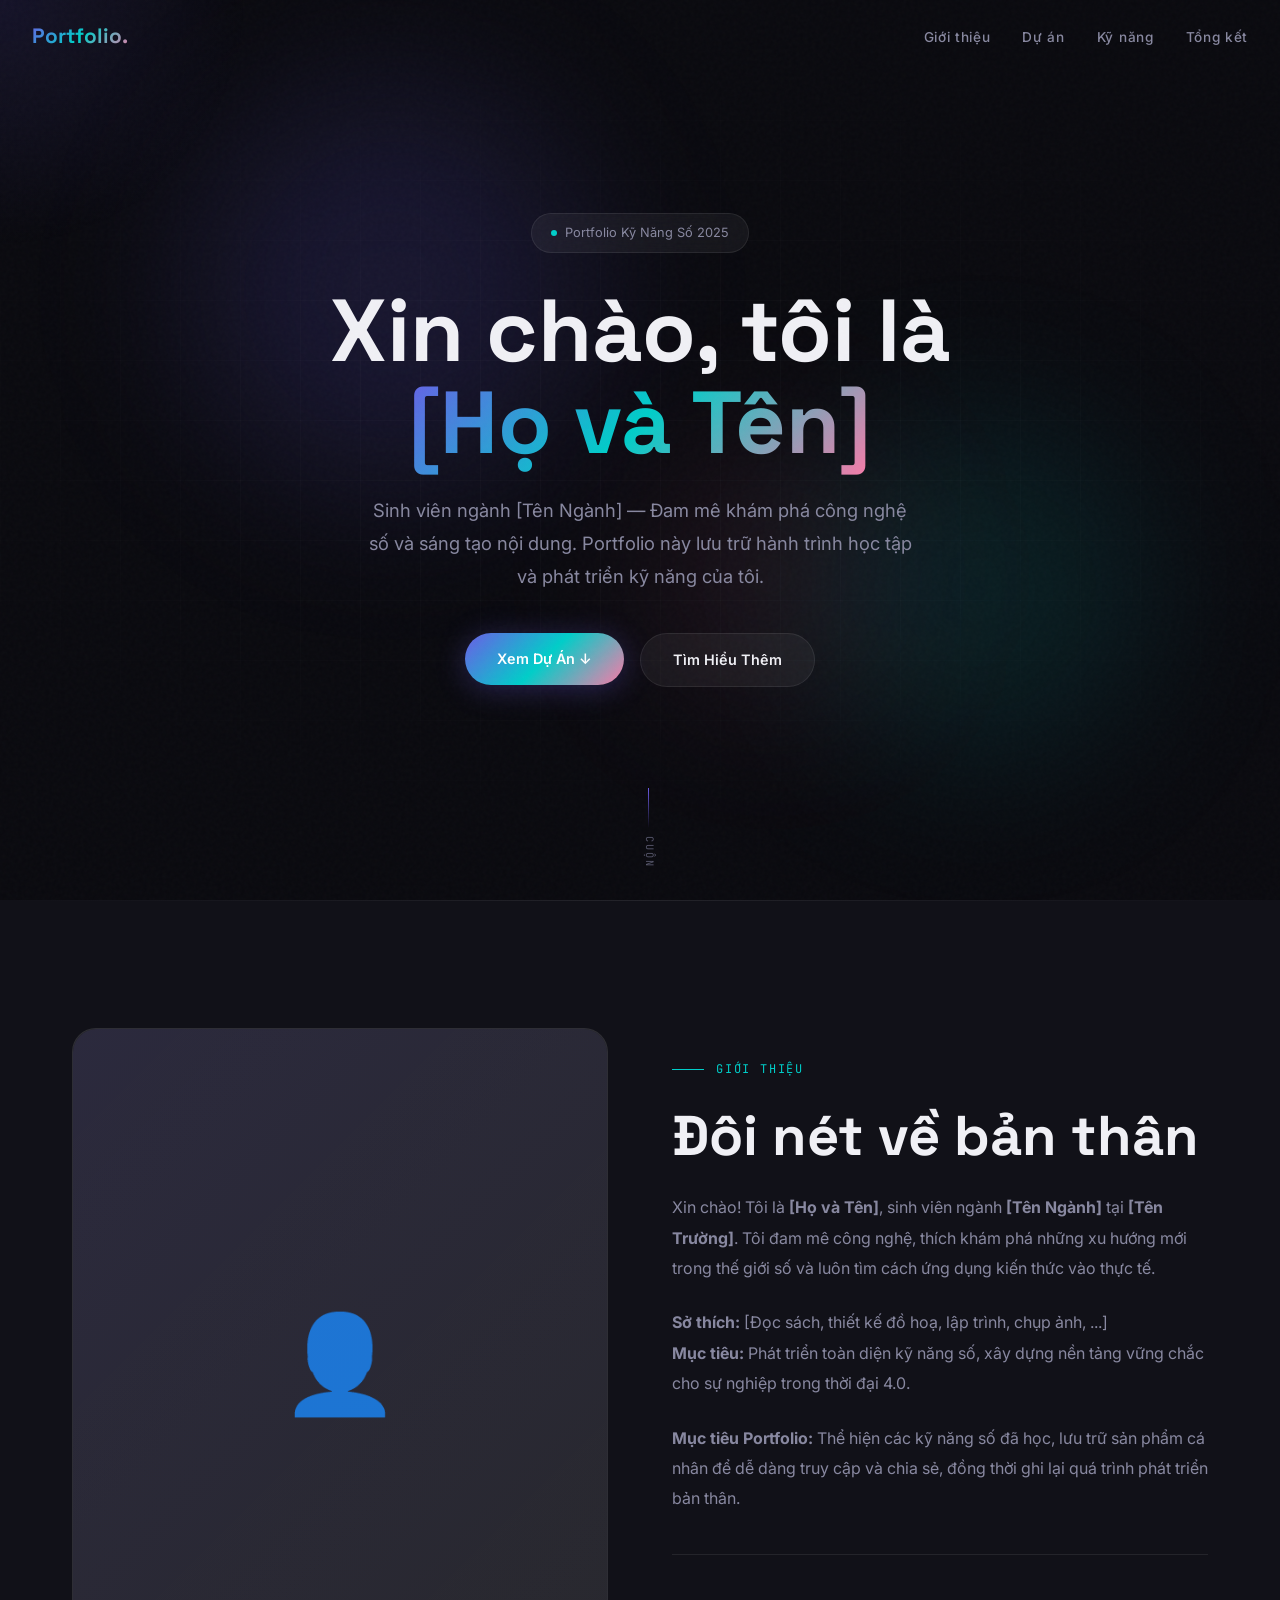
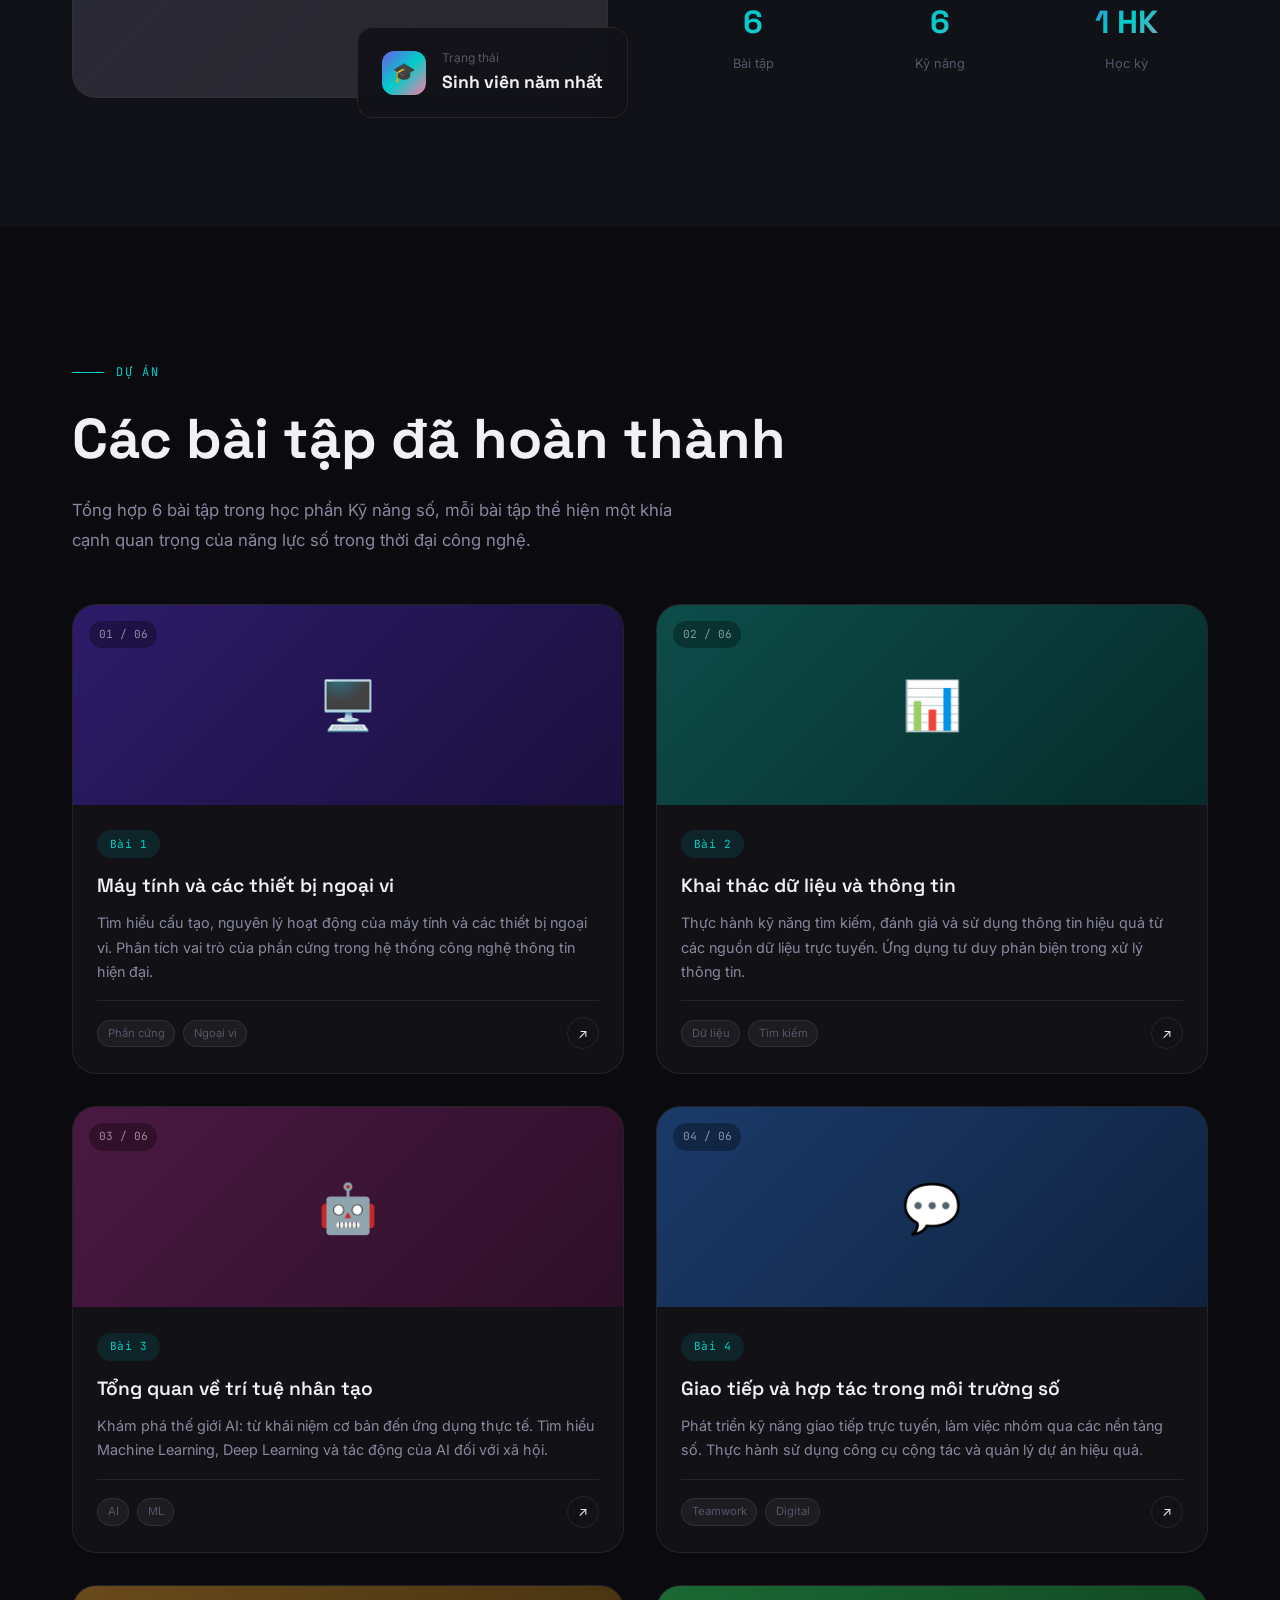
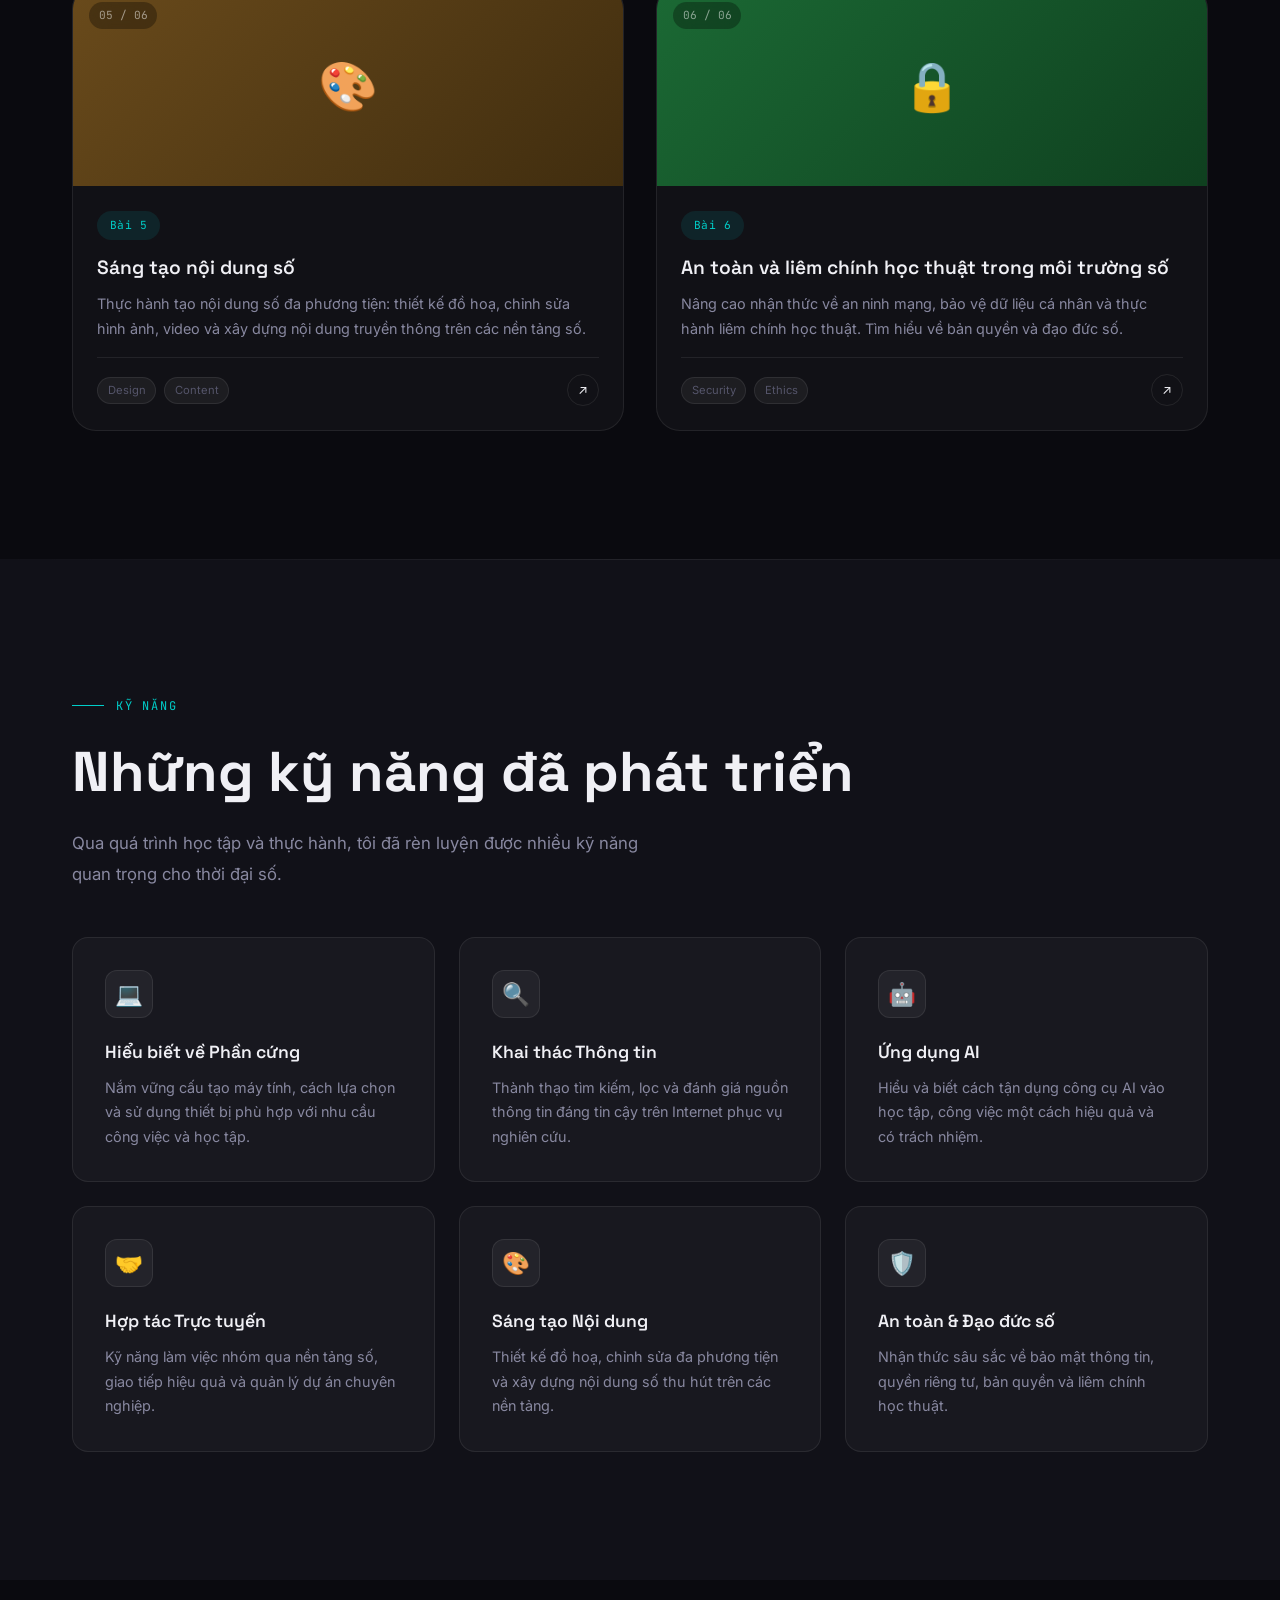
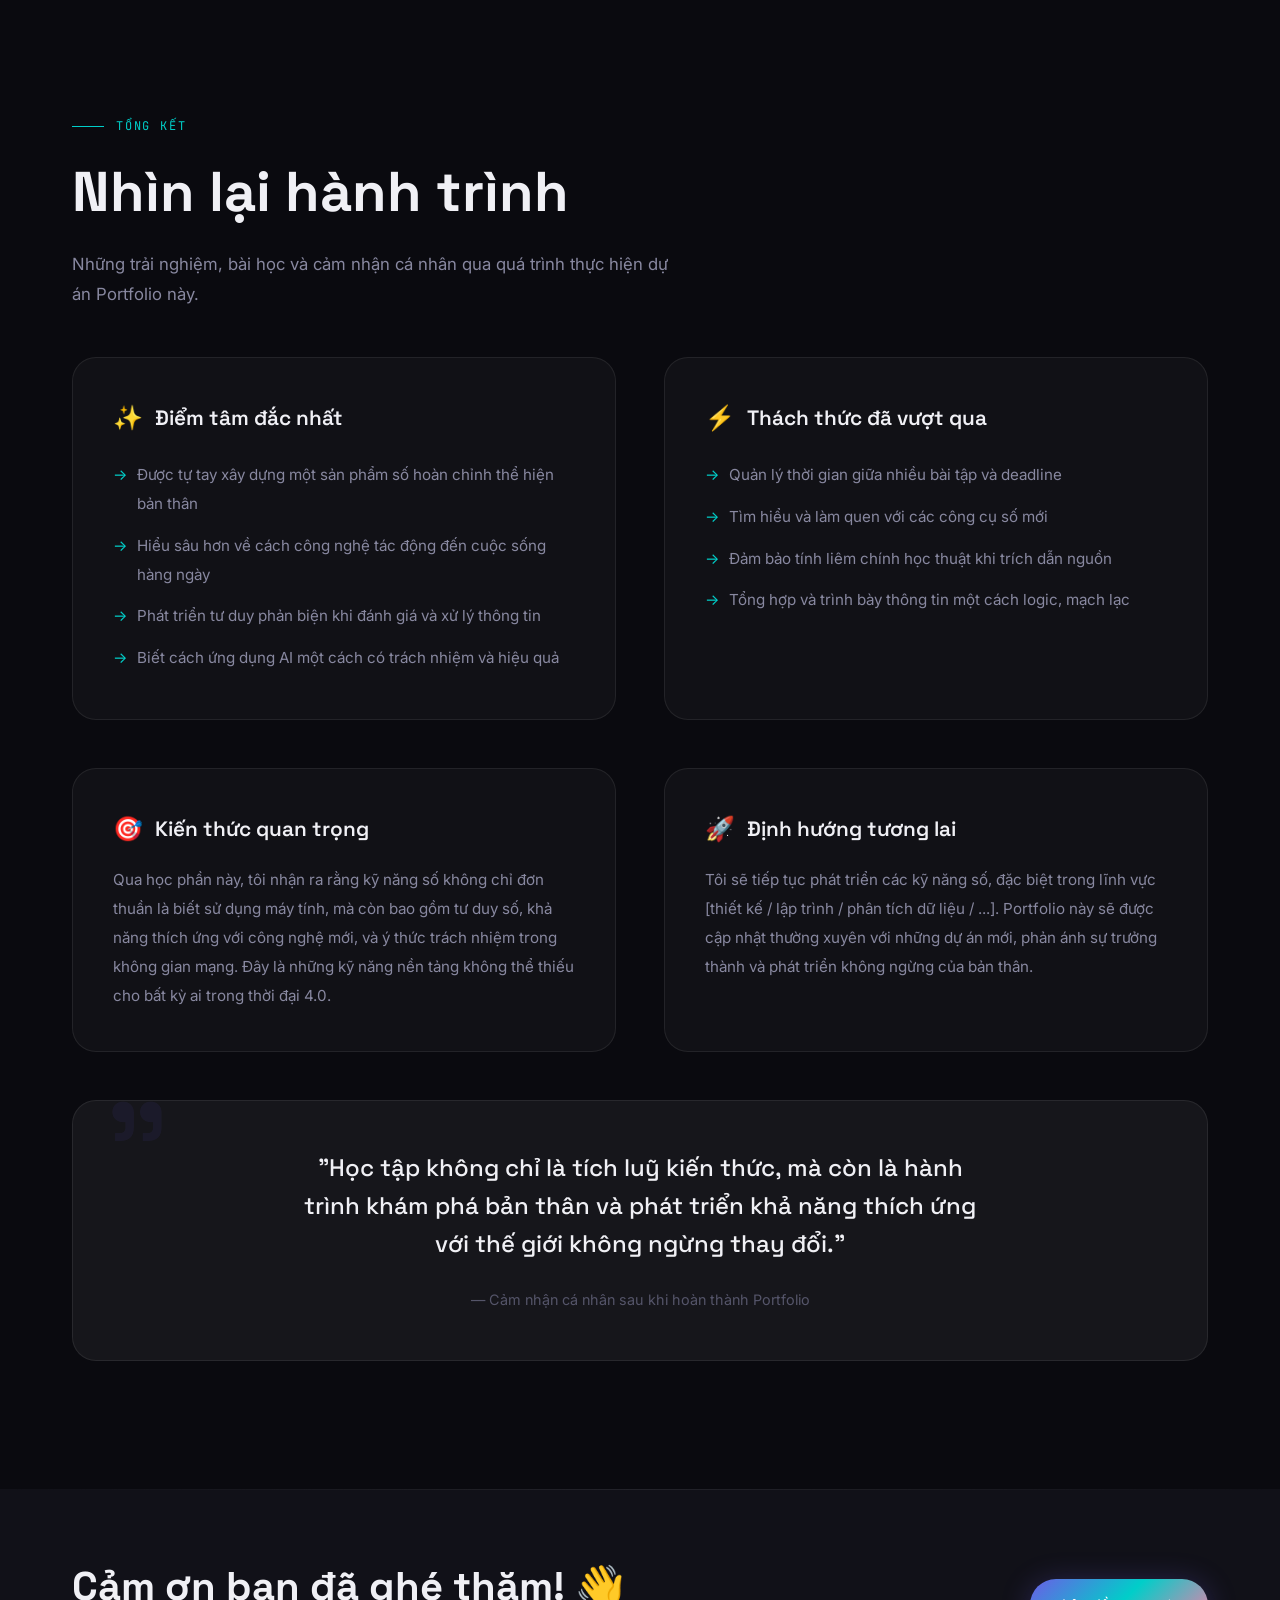
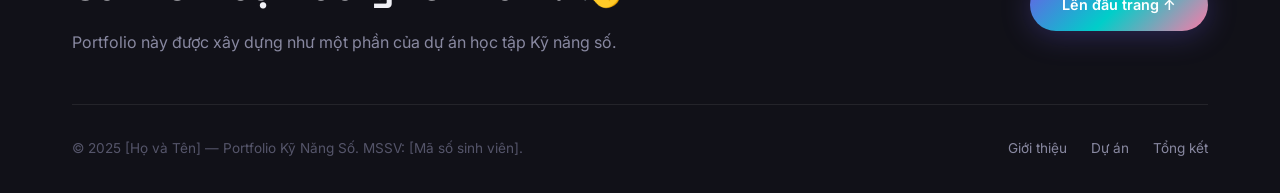
<file: index.html>
<!DOCTYPE html>
<html lang="vi">
<head>
  <meta charset="UTF-8" />
  <meta name="viewport" content="width=device-width, initial-scale=1.0" />
  <title>Portfolio Cá Nhân — Kỹ Năng Số</title>
  <meta name="description" content="Portfolio dự án cá nhân - Tổng hợp các bài tập và kỹ năng số đã học được trong quá trình học tập." />
  <link rel="stylesheet" href="style.css" />
</head>
<body>

  <!-- LOADING SCREEN -->
  <div class="loader">
    <div class="loader-bar"></div>
    <span class="loader-text">Đang tải...</span>
  </div>

  <!-- CURSOR GLOW -->
  <div class="cursor-glow"></div>

  <!-- NOISE OVERLAY -->
  <div class="noise-overlay"></div>

  <!-- ═══════════════ NAVIGATION ═══════════════ -->
  <nav class="navbar" id="navbar">
    <a href="#hero" class="nav-logo">Portfolio.</a>
    <ul class="nav-links">
      <li><a href="#about">Giới thiệu</a></li>
      <li><a href="#projects">Dự án</a></li>
      <li><a href="#skills">Kỹ năng</a></li>
      <li><a href="#reflection">Tổng kết</a></li>
    </ul>
    <div class="nav-toggle" aria-label="Menu">
      <span></span>
      <span></span>
      <span></span>
    </div>
  </nav>

  <!-- ═══════════════ HERO SECTION ═══════════════ -->
  <section class="hero" id="hero">
    <div class="hero-bg-grid"></div>
    <div class="hero-orb hero-orb-1"></div>
    <div class="hero-orb hero-orb-2"></div>
    <div class="hero-orb hero-orb-3"></div>

    <div class="hero-content">
      <div class="hero-badge">
        <span class="dot"></span>
        Portfolio Kỹ Năng Số 2025
      </div>
      <h1 class="hero-title">
        Xin chào, tôi là<br/>
        <span class="gradient-text">[Họ và Tên]</span>
      </h1>
      <p class="hero-description">
        Sinh viên ngành [Tên Ngành] — Đam mê khám phá công nghệ số và sáng tạo nội dung.
        Portfolio này lưu trữ hành trình học tập và phát triển kỹ năng của tôi.
      </p>
      <div class="hero-cta">
        <div class="magnetic-wrap">
          <a href="#projects" class="btn btn-primary">Xem Dự Án ↓</a>
        </div>
        <div class="magnetic-wrap">
          <a href="#about" class="btn btn-secondary">Tìm Hiểu Thêm</a>
        </div>
      </div>
    </div>

    <div class="hero-scroll-indicator">
      <div class="scroll-line"></div>
      <span class="scroll-text">Cuộn</span>
    </div>
  </section>

  <!-- ═══════════════ ABOUT SECTION ═══════════════ -->
  <section class="about" id="about">
    <div class="container">
      <div class="about-grid">

        <div class="about-image-wrapper reveal">
          <div class="about-image-card">
            <div class="placeholder-avatar">👤</div>
          </div>
          <div class="about-float-card">
            <div class="about-float-icon">🎓</div>
            <div>
              <div class="about-float-label">Trạng thái</div>
              <div class="about-float-value">Sinh viên năm nhất</div>
            </div>
          </div>
        </div>

        <div class="about-content">
          <span class="section-label reveal">Giới thiệu</span>
          <h2 class="section-title reveal reveal-delay-1">
            Đôi nét về <span class="gradient-text">bản thân</span>
          </h2>
          <p class="about-text reveal reveal-delay-2">
            Xin chào! Tôi là <strong>[Họ và Tên]</strong>, sinh viên ngành <strong>[Tên Ngành]</strong>
            tại <strong>[Tên Trường]</strong>. Tôi đam mê công nghệ, thích khám phá những xu hướng mới
            trong thế giới số và luôn tìm cách ứng dụng kiến thức vào thực tế.
          </p>
          <p class="about-text reveal reveal-delay-3">
            <strong>Sở thích:</strong> [Đọc sách, thiết kế đồ hoạ, lập trình, chụp ảnh, ...]<br/>
            <strong>Mục tiêu:</strong> Phát triển toàn diện kỹ năng số, xây dựng nền tảng vững chắc
            cho sự nghiệp trong thời đại 4.0.
          </p>
          <p class="about-text reveal reveal-delay-4">
            <strong>Mục tiêu Portfolio:</strong> Thể hiện các kỹ năng số đã học, lưu trữ sản phẩm cá nhân
            để dễ dàng truy cập và chia sẻ, đồng thời ghi lại quá trình phát triển bản thân.
          </p>

          <div class="about-stats reveal reveal-delay-5">
            <div class="stat-item">
              <div class="stat-number" data-count="6">0</div>
              <div class="stat-label">Bài tập</div>
            </div>
            <div class="stat-item">
              <div class="stat-number" data-count="6">0</div>
              <div class="stat-label">Kỹ năng</div>
            </div>
            <div class="stat-item">
              <div class="stat-number" data-count="1" data-suffix=" HK">0</div>
              <div class="stat-label">Học kỳ</div>
            </div>
          </div>
        </div>
      </div>
    </div>
  </section>

  <!-- ═══════════════ PROJECTS SECTION ═══════════════ -->
  <section class="projects" id="projects">
    <div class="container">
      <div class="projects-header">
        <div>
          <span class="section-label reveal">Dự án</span>
          <h2 class="section-title reveal reveal-delay-1">
            Các bài tập <span class="gradient-text">đã hoàn thành</span>
          </h2>
          <p class="section-subtitle reveal reveal-delay-2">
            Tổng hợp 6 bài tập trong học phần Kỹ năng số, mỗi bài tập thể hiện một khía cạnh
            quan trọng của năng lực số trong thời đại công nghệ.
          </p>
        </div>
      </div>

      <div class="projects-grid">

        <!-- PROJECT 1 -->
        <div class="project-card reveal reveal-delay-1">
          <div class="project-thumbnail">
            <div class="project-thumbnail-bg theme-purple">🖥️</div>
            <span class="project-number">01 / 06</span>
          </div>
          <div class="project-body">
            <span class="project-tag">Bài 1</span>
            <h3 class="project-title">Máy tính và các thiết bị ngoại vi</h3>
            <p class="project-desc">
              Tìm hiểu cấu tạo, nguyên lý hoạt động của máy tính và các thiết bị ngoại vi.
              Phân tích vai trò của phần cứng trong hệ thống công nghệ thông tin hiện đại.
            </p>
            <div class="project-meta">
              <div class="project-tools">
                <span class="project-tool">Phần cứng</span>
                <span class="project-tool">Ngoại vi</span>
              </div>
              <div class="project-link-icon">↗</div>
            </div>
          </div>
        </div>

        <!-- PROJECT 2 -->
        <div class="project-card reveal reveal-delay-2">
          <div class="project-thumbnail">
            <div class="project-thumbnail-bg theme-teal">📊</div>
            <span class="project-number">02 / 06</span>
          </div>
          <div class="project-body">
            <span class="project-tag">Bài 2</span>
            <h3 class="project-title">Khai thác dữ liệu và thông tin</h3>
            <p class="project-desc">
              Thực hành kỹ năng tìm kiếm, đánh giá và sử dụng thông tin hiệu quả từ các
              nguồn dữ liệu trực tuyến. Ứng dụng tư duy phản biện trong xử lý thông tin.
            </p>
            <div class="project-meta">
              <div class="project-tools">
                <span class="project-tool">Dữ liệu</span>
                <span class="project-tool">Tìm kiếm</span>
              </div>
              <div class="project-link-icon">↗</div>
            </div>
          </div>
        </div>

        <!-- PROJECT 3 -->
        <div class="project-card reveal reveal-delay-3">
          <div class="project-thumbnail">
            <div class="project-thumbnail-bg theme-pink">🤖</div>
            <span class="project-number">03 / 06</span>
          </div>
          <div class="project-body">
            <span class="project-tag">Bài 3</span>
            <h3 class="project-title">Tổng quan về trí tuệ nhân tạo</h3>
            <p class="project-desc">
              Khám phá thế giới AI: từ khái niệm cơ bản đến ứng dụng thực tế. Tìm hiểu
              Machine Learning, Deep Learning và tác động của AI đối với xã hội.
            </p>
            <div class="project-meta">
              <div class="project-tools">
                <span class="project-tool">AI</span>
                <span class="project-tool">ML</span>
              </div>
              <div class="project-link-icon">↗</div>
            </div>
          </div>
        </div>

        <!-- PROJECT 4 -->
        <div class="project-card reveal reveal-delay-4">
          <div class="project-thumbnail">
            <div class="project-thumbnail-bg theme-blue">💬</div>
            <span class="project-number">04 / 06</span>
          </div>
          <div class="project-body">
            <span class="project-tag">Bài 4</span>
            <h3 class="project-title">Giao tiếp và hợp tác trong môi trường số</h3>
            <p class="project-desc">
              Phát triển kỹ năng giao tiếp trực tuyến, làm việc nhóm qua các nền tảng số.
              Thực hành sử dụng công cụ cộng tác và quản lý dự án hiệu quả.
            </p>
            <div class="project-meta">
              <div class="project-tools">
                <span class="project-tool">Teamwork</span>
                <span class="project-tool">Digital</span>
              </div>
              <div class="project-link-icon">↗</div>
            </div>
          </div>
        </div>

        <!-- PROJECT 5 -->
        <div class="project-card reveal reveal-delay-5">
          <div class="project-thumbnail">
            <div class="project-thumbnail-bg theme-orange">🎨</div>
            <span class="project-number">05 / 06</span>
          </div>
          <div class="project-body">
            <span class="project-tag">Bài 5</span>
            <h3 class="project-title">Sáng tạo nội dung số</h3>
            <p class="project-desc">
              Thực hành tạo nội dung số đa phương tiện: thiết kế đồ hoạ, chỉnh sửa hình ảnh,
              video và xây dựng nội dung truyền thông trên các nền tảng số.
            </p>
            <div class="project-meta">
              <div class="project-tools">
                <span class="project-tool">Design</span>
                <span class="project-tool">Content</span>
              </div>
              <div class="project-link-icon">↗</div>
            </div>
          </div>
        </div>

        <!-- PROJECT 6 -->
        <div class="project-card reveal reveal-delay-6">
          <div class="project-thumbnail">
            <div class="project-thumbnail-bg theme-green">🔒</div>
            <span class="project-number">06 / 06</span>
          </div>
          <div class="project-body">
            <span class="project-tag">Bài 6</span>
            <h3 class="project-title">An toàn và liêm chính học thuật trong môi trường số</h3>
            <p class="project-desc">
              Nâng cao nhận thức về an ninh mạng, bảo vệ dữ liệu cá nhân và thực hành
              liêm chính học thuật. Tìm hiểu về bản quyền và đạo đức số.
            </p>
            <div class="project-meta">
              <div class="project-tools">
                <span class="project-tool">Security</span>
                <span class="project-tool">Ethics</span>
              </div>
              <div class="project-link-icon">↗</div>
            </div>
          </div>
        </div>

      </div>
    </div>
  </section>

  <!-- ═══════════════ SKILLS SECTION ═══════════════ -->
  <section class="skills" id="skills">
    <div class="container">
      <div class="text-center">
        <span class="section-label reveal">Kỹ năng</span>
        <h2 class="section-title reveal reveal-delay-1">
          Những kỹ năng <span class="gradient-text">đã phát triển</span>
        </h2>
        <p class="section-subtitle reveal reveal-delay-2">
          Qua quá trình học tập và thực hành, tôi đã rèn luyện được nhiều kỹ năng
          quan trọng cho thời đại số.
        </p>
      </div>

      <div class="skills-grid">
        <div class="skill-card reveal reveal-delay-1">
          <div class="skill-icon">💻</div>
          <h3>Hiểu biết về Phần cứng</h3>
          <p>Nắm vững cấu tạo máy tính, cách lựa chọn và sử dụng thiết bị phù hợp với nhu cầu công việc và học tập.</p>
        </div>
        <div class="skill-card reveal reveal-delay-2">
          <div class="skill-icon">🔍</div>
          <h3>Khai thác Thông tin</h3>
          <p>Thành thạo tìm kiếm, lọc và đánh giá nguồn thông tin đáng tin cậy trên Internet phục vụ nghiên cứu.</p>
        </div>
        <div class="skill-card reveal reveal-delay-3">
          <div class="skill-icon">🤖</div>
          <h3>Ứng dụng AI</h3>
          <p>Hiểu và biết cách tận dụng công cụ AI vào học tập, công việc một cách hiệu quả và có trách nhiệm.</p>
        </div>
        <div class="skill-card reveal reveal-delay-4">
          <div class="skill-icon">🤝</div>
          <h3>Hợp tác Trực tuyến</h3>
          <p>Kỹ năng làm việc nhóm qua nền tảng số, giao tiếp hiệu quả và quản lý dự án chuyên nghiệp.</p>
        </div>
        <div class="skill-card reveal reveal-delay-5">
          <div class="skill-icon">🎨</div>
          <h3>Sáng tạo Nội dung</h3>
          <p>Thiết kế đồ hoạ, chỉnh sửa đa phương tiện và xây dựng nội dung số thu hút trên các nền tảng.</p>
        </div>
        <div class="skill-card reveal reveal-delay-6">
          <div class="skill-icon">🛡️</div>
          <h3>An toàn & Đạo đức số</h3>
          <p>Nhận thức sâu sắc về bảo mật thông tin, quyền riêng tư, bản quyền và liêm chính học thuật.</p>
        </div>
      </div>
    </div>
  </section>

  <!-- ═══════════════ REFLECTION SECTION ═══════════════ -->
  <section class="reflection" id="reflection">
    <div class="container">
      <span class="section-label reveal">Tổng kết</span>
      <h2 class="section-title reveal reveal-delay-1">
        Nhìn lại <span class="gradient-text">hành trình</span>
      </h2>
      <p class="section-subtitle reveal reveal-delay-2">
        Những trải nghiệm, bài học và cảm nhận cá nhân qua quá trình
        thực hiện dự án Portfolio này.
      </p>

      <div class="reflection-content">

        <div class="reflection-card reveal reveal-delay-1">
          <h3><span class="icon">✨</span> Điểm tâm đắc nhất</h3>
          <ul>
            <li>Được tự tay xây dựng một sản phẩm số hoàn chỉnh thể hiện bản thân</li>
            <li>Hiểu sâu hơn về cách công nghệ tác động đến cuộc sống hàng ngày</li>
            <li>Phát triển tư duy phản biện khi đánh giá và xử lý thông tin</li>
            <li>Biết cách ứng dụng AI một cách có trách nhiệm và hiệu quả</li>
          </ul>
        </div>

        <div class="reflection-card reveal reveal-delay-2">
          <h3><span class="icon">⚡</span> Thách thức đã vượt qua</h3>
          <ul>
            <li>Quản lý thời gian giữa nhiều bài tập và deadline</li>
            <li>Tìm hiểu và làm quen với các công cụ số mới</li>
            <li>Đảm bảo tính liêm chính học thuật khi trích dẫn nguồn</li>
            <li>Tổng hợp và trình bày thông tin một cách logic, mạch lạc</li>
          </ul>
        </div>

        <div class="reflection-card reveal reveal-delay-3">
          <h3><span class="icon">🎯</span> Kiến thức quan trọng</h3>
          <p>
            Qua học phần này, tôi nhận ra rằng kỹ năng số không chỉ đơn thuần là biết sử dụng
            máy tính, mà còn bao gồm tư duy số, khả năng thích ứng với công nghệ mới,
            và ý thức trách nhiệm trong không gian mạng. Đây là những kỹ năng nền tảng
            không thể thiếu cho bất kỳ ai trong thời đại 4.0.
          </p>
        </div>

        <div class="reflection-card reveal reveal-delay-4">
          <h3><span class="icon">🚀</span> Định hướng tương lai</h3>
          <p>
            Tôi sẽ tiếp tục phát triển các kỹ năng số, đặc biệt trong lĩnh vực
            [thiết kế / lập trình / phân tích dữ liệu / ...]. Portfolio này sẽ được
            cập nhật thường xuyên với những dự án mới, phản ánh sự trưởng thành
            và phát triển không ngừng của bản thân.
          </p>
        </div>

        <div class="reflection-quote reveal">
          <blockquote>
            "Học tập không chỉ là tích luỹ kiến thức, mà còn là hành trình
            khám phá bản thân và phát triển khả năng thích ứng với thế giới
            không ngừng thay đổi."
          </blockquote>
          <cite>— Cảm nhận cá nhân sau khi hoàn thành Portfolio</cite>
        </div>

      </div>
    </div>
  </section>

  <!-- ═══════════════ FOOTER ═══════════════ -->
  <footer class="footer">
    <div class="container">
      <div class="footer-top">
        <div class="footer-cta">
          <h2>Cảm ơn bạn đã ghé thăm! 👋</h2>
          <p>Portfolio này được xây dựng như một phần của dự án học tập Kỹ năng số.</p>
        </div>
        <div class="magnetic-wrap">
          <a href="#hero" class="btn btn-primary">Lên đầu trang ↑</a>
        </div>
      </div>
      <div class="footer-bottom">
        <p class="footer-copyright">
          © 2025 [Họ và Tên] — Portfolio Kỹ Năng Số. MSSV: [Mã số sinh viên].
        </p>
        <div class="footer-links">
          <a href="#about">Giới thiệu</a>
          <a href="#projects">Dự án</a>
          <a href="#reflection">Tổng kết</a>
        </div>
      </div>
    </div>
  </footer>

  <!-- BACK TO TOP -->
  <button class="back-to-top" aria-label="Lên đầu trang">↑</button>

  <!-- SCRIPTS -->
  <script src="script.js"></script>
</body>
</html>
</file>
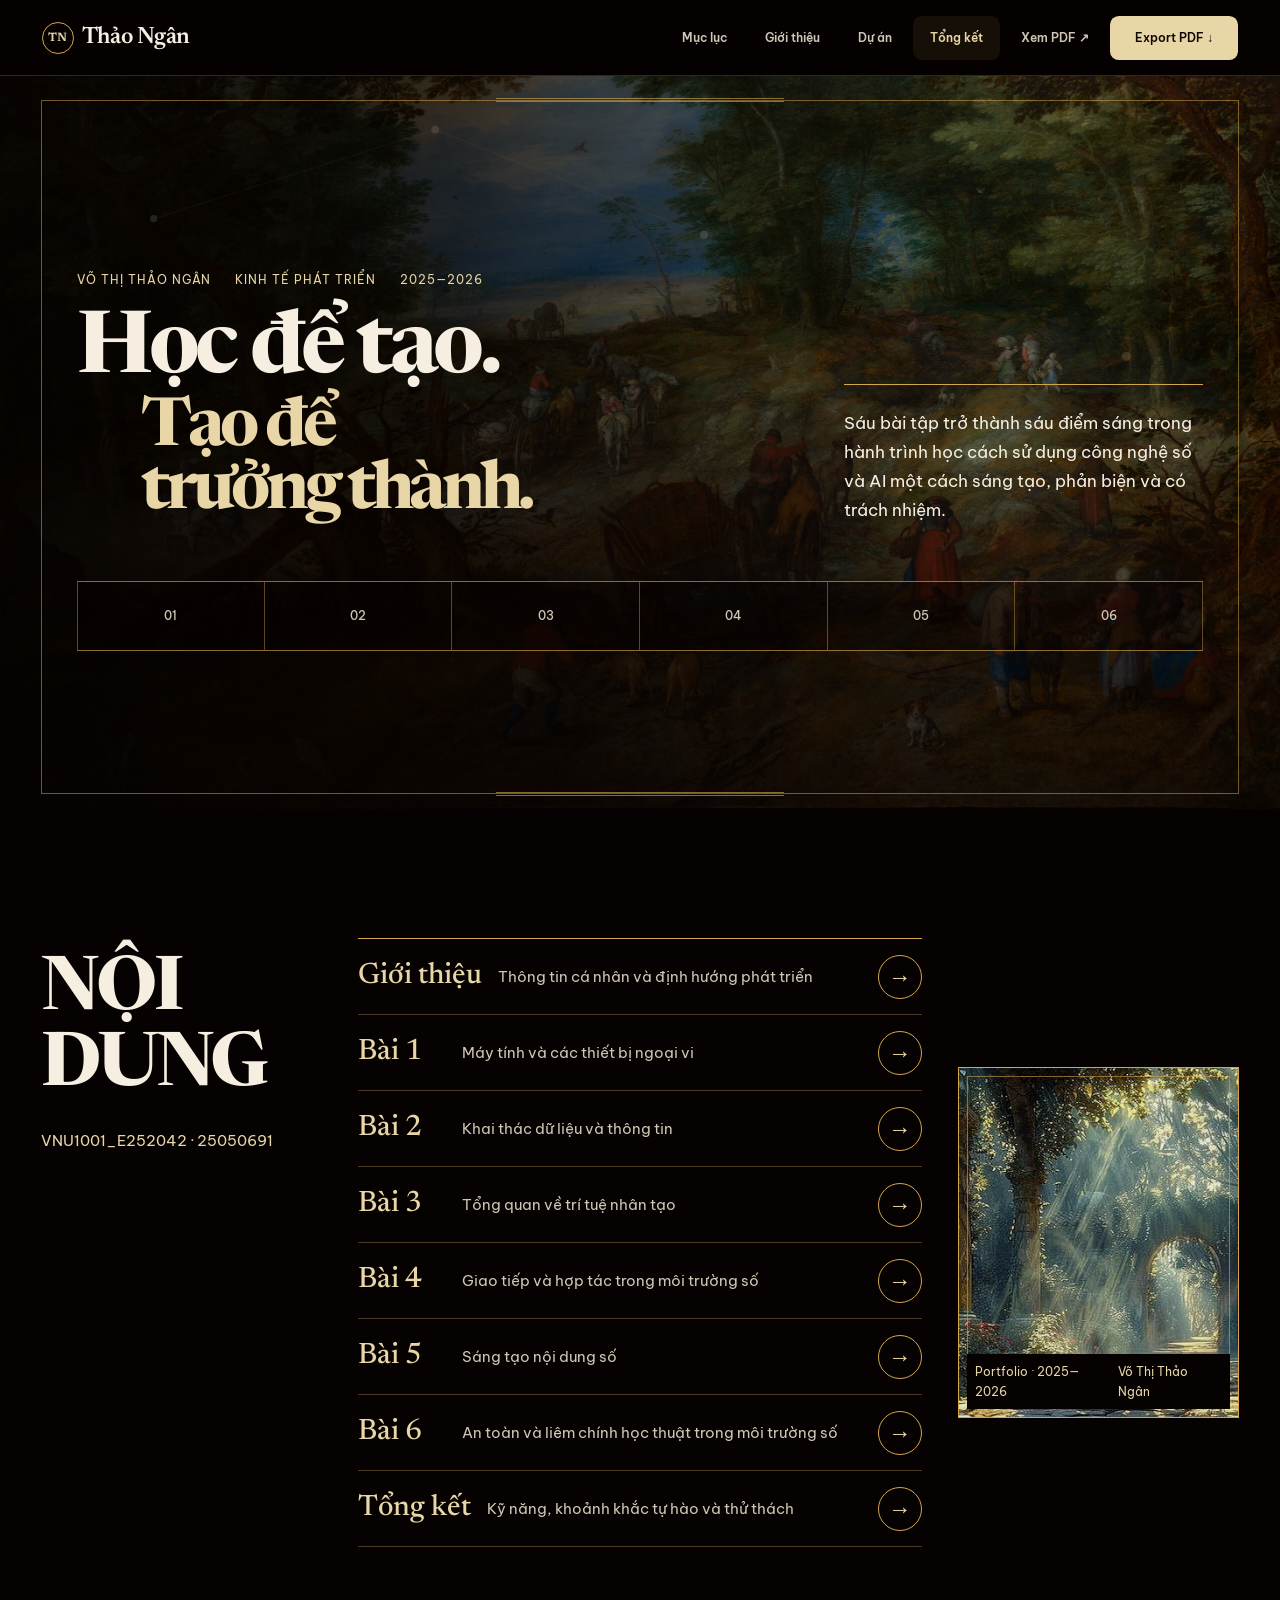
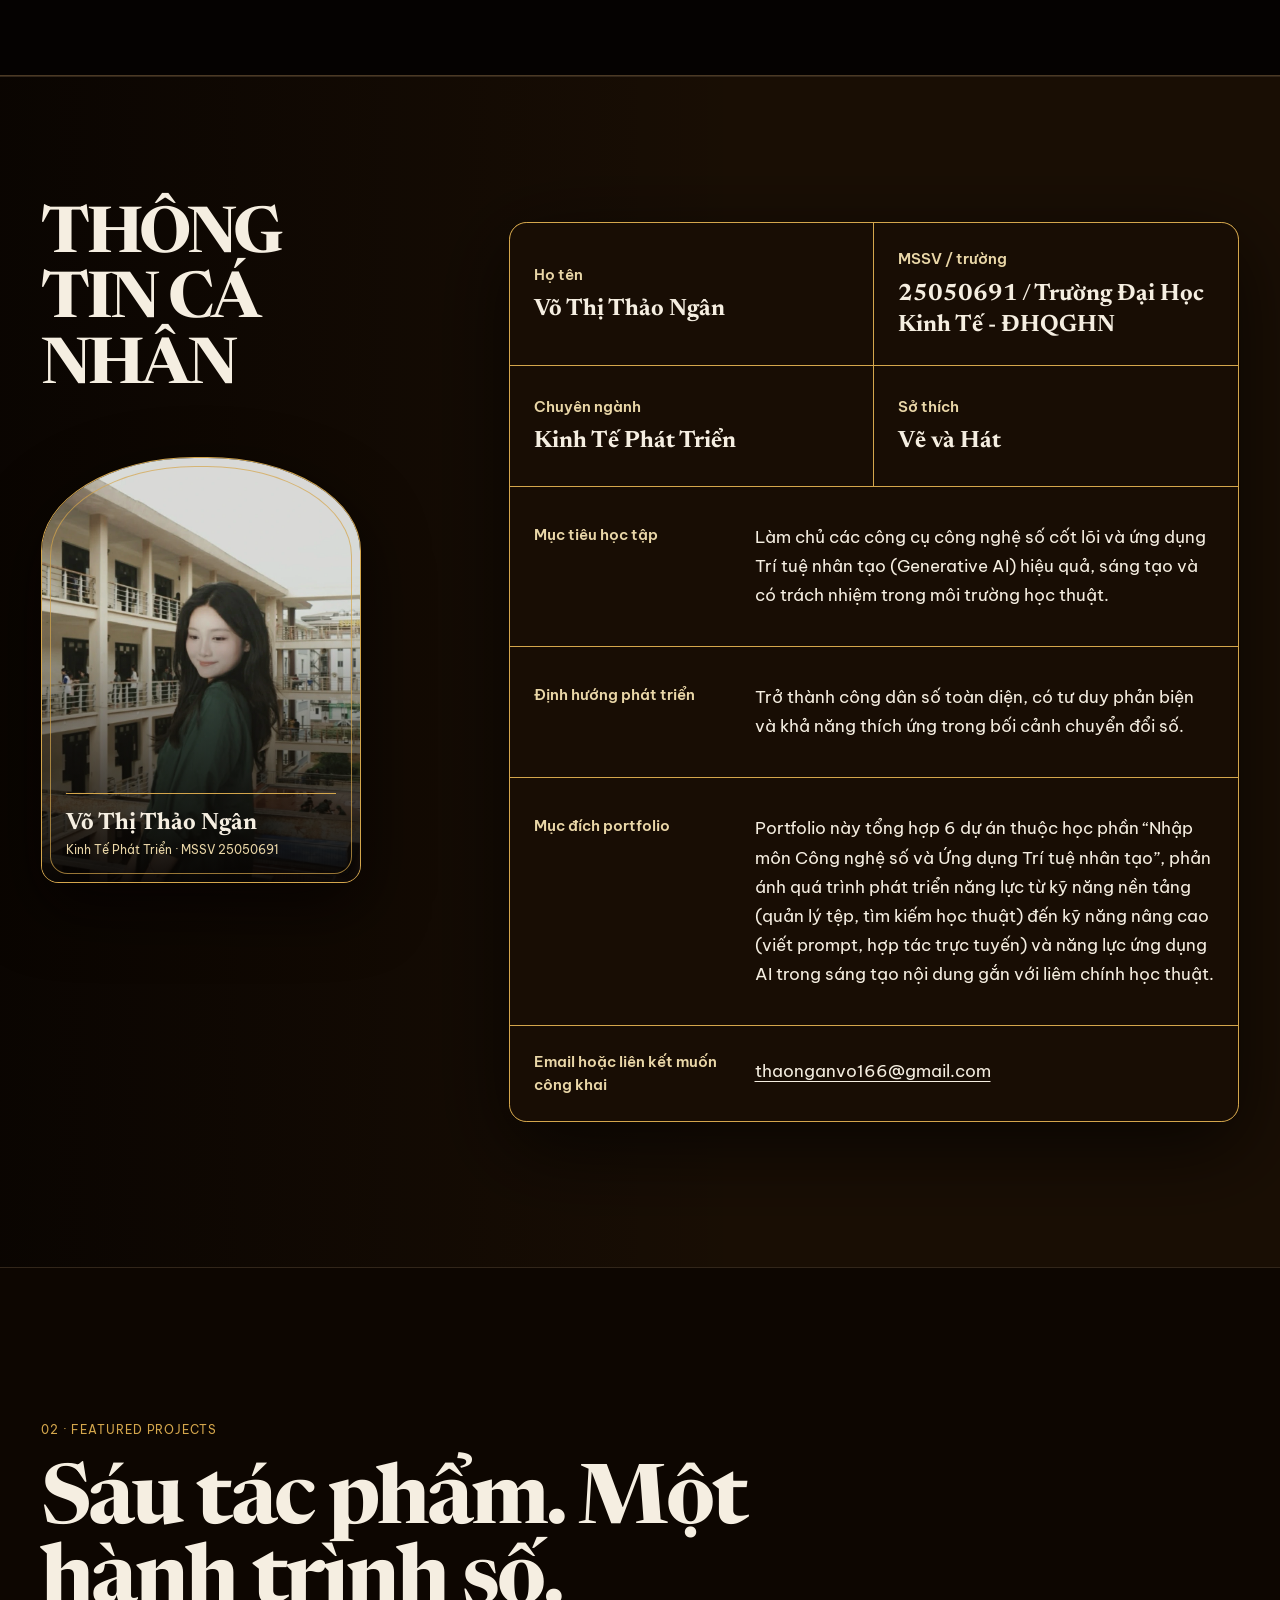
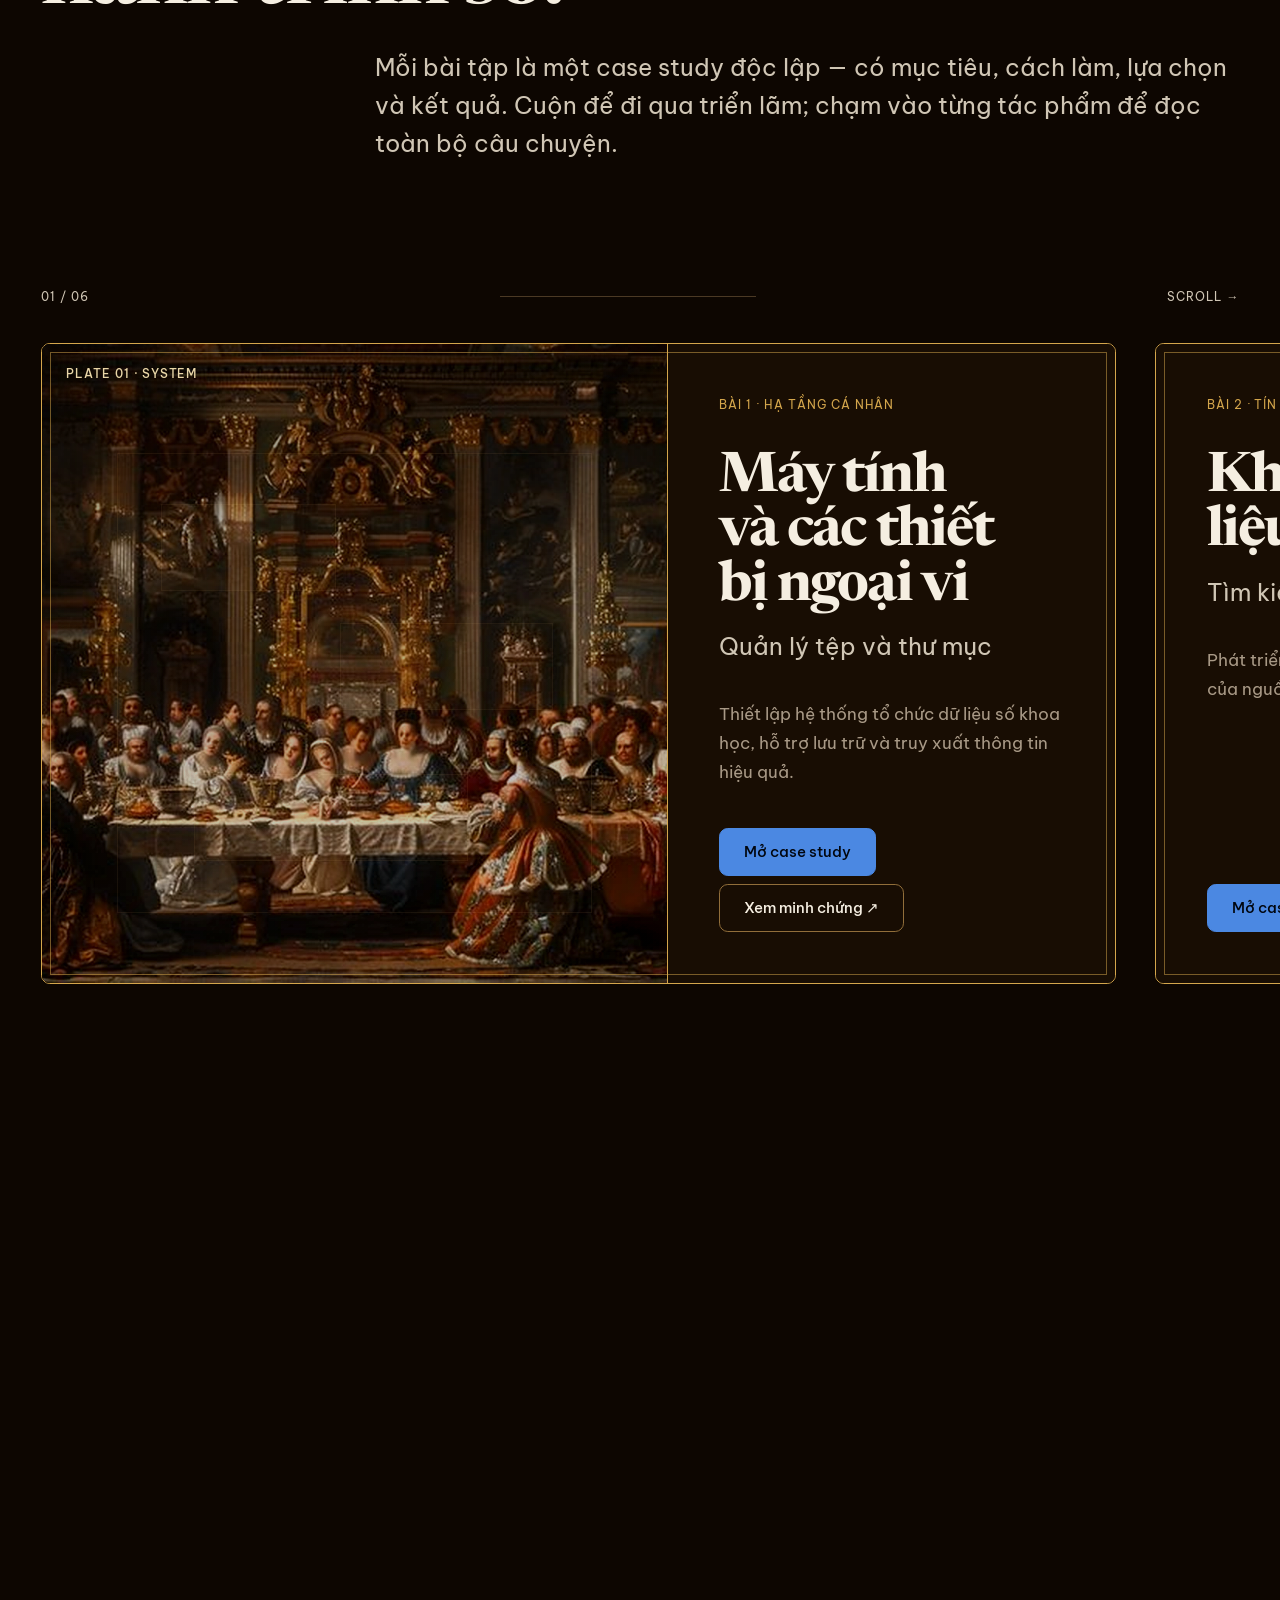
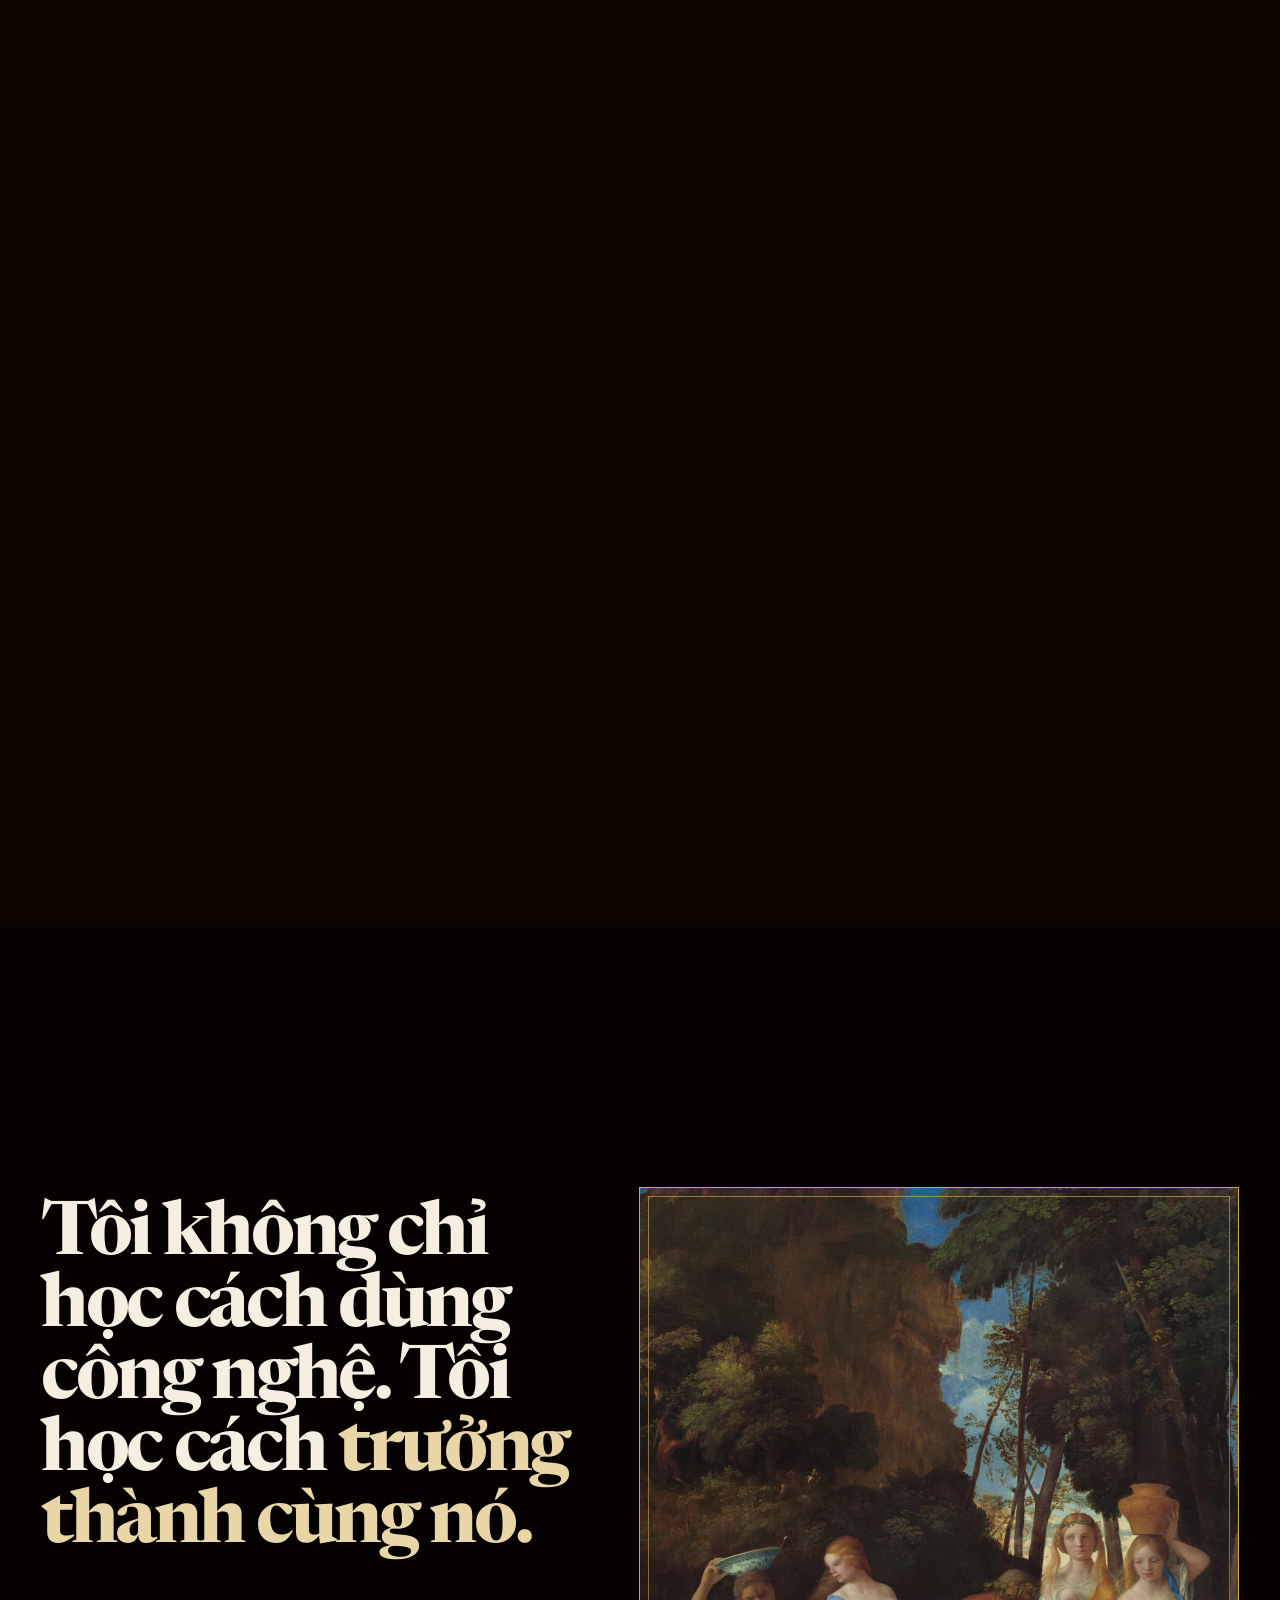
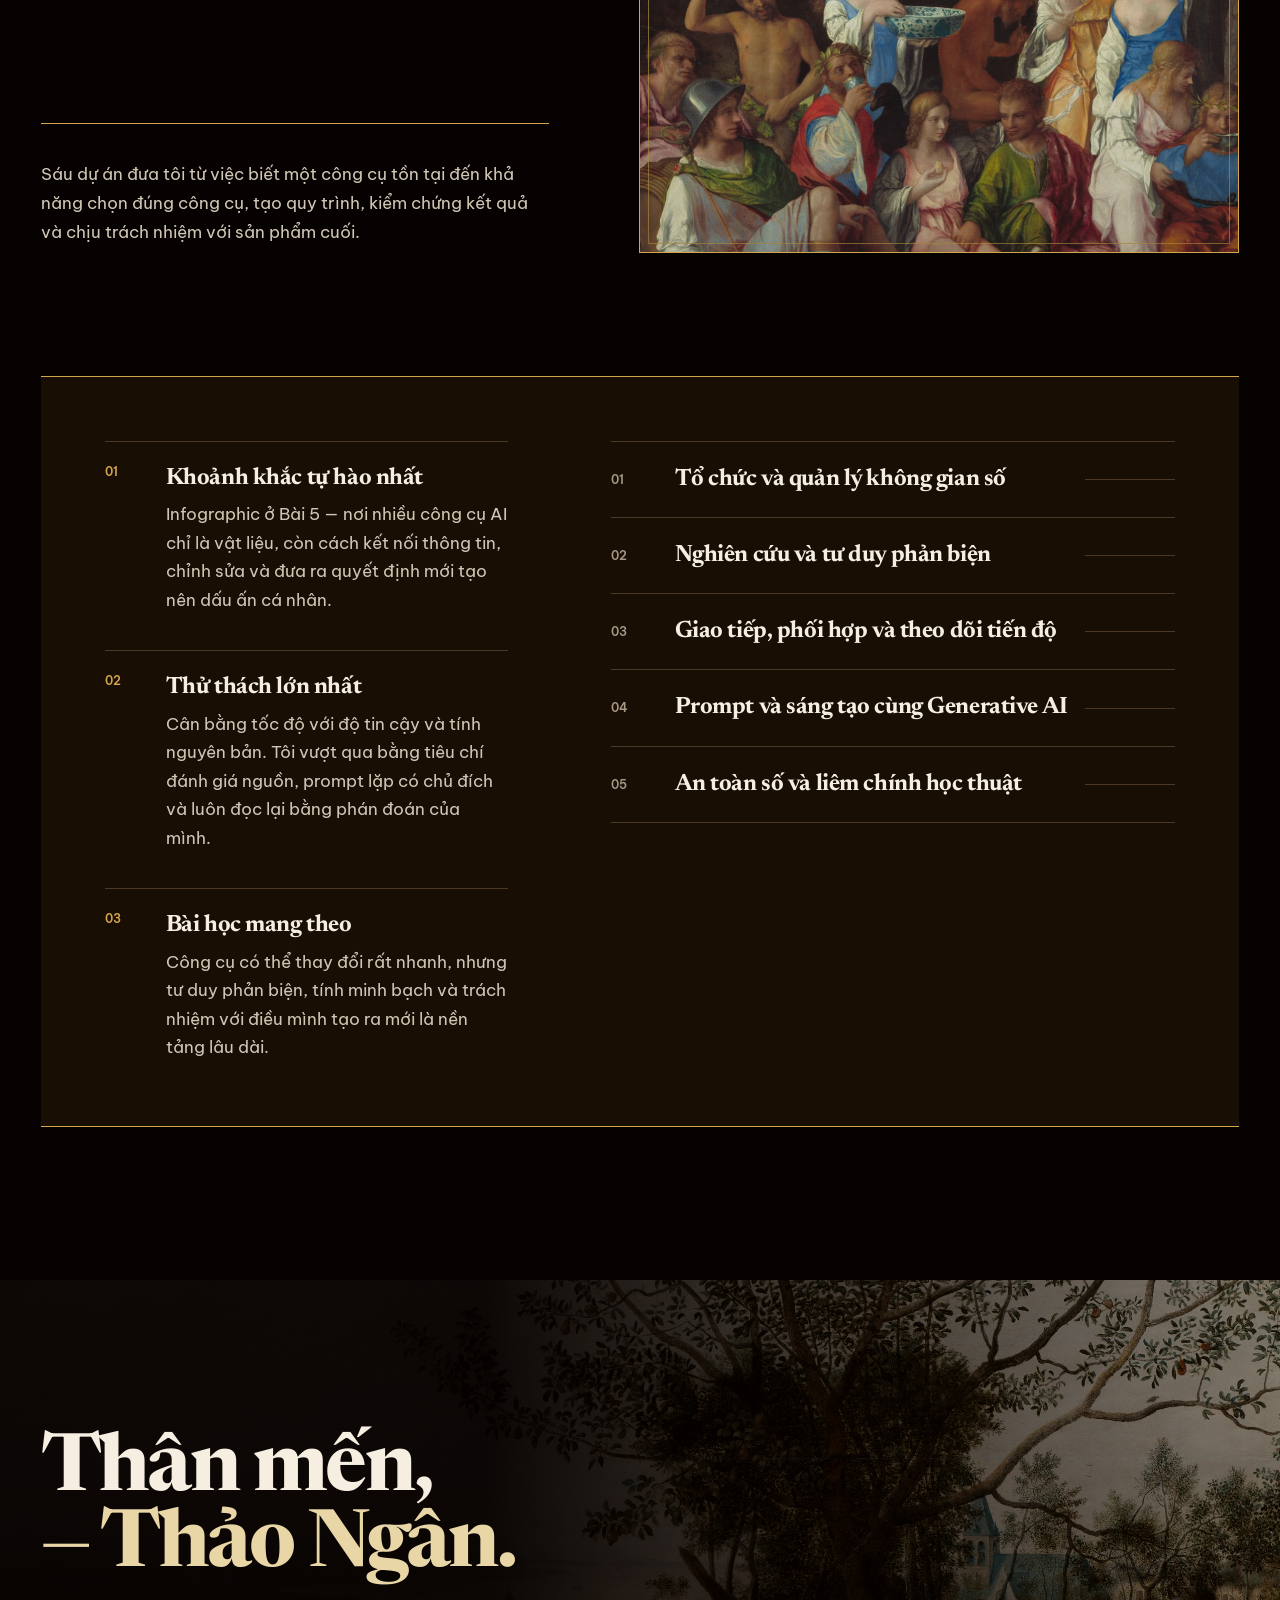
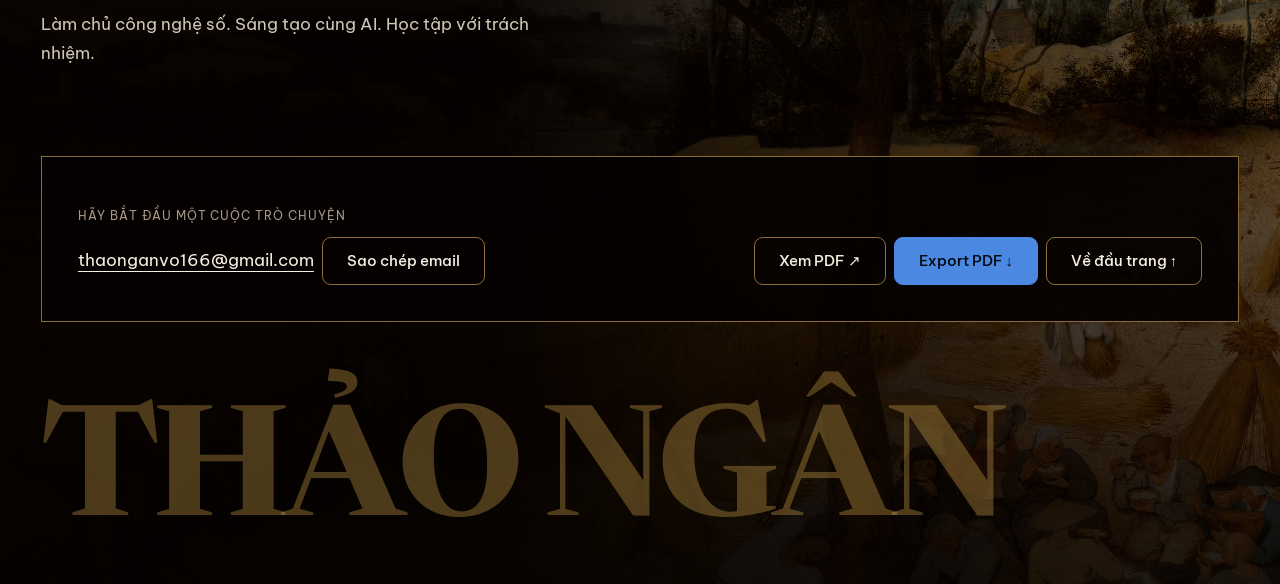
<file: docs/index.html>
<!doctype html>
<html lang="vi">
<head>
  <meta charset="utf-8">
  <meta name="viewport" content="width=device-width, initial-scale=1, viewport-fit=cover">
  <meta name="description" content="Portfolio học thuật của Võ Thị Thảo Ngân — sáu dự án về công nghệ số và trí tuệ nhân tạo.">
  <link rel="canonical" href="https://quytranngoc34-ai.github.io/portfolio/">
  <link rel="icon" href="assets/favicon.svg" type="image/svg+xml">
  <title>Võ Thị Thảo Ngân · Digital Learning Portfolio</title>
  <link rel="stylesheet" href="tokens.css?v=typography-20260719">
  <style>
    /* Hallmark · macrostructure: Split Studio · H2 knobs: ratio=7/5, proof=constellation index, divider=negative space
     * enrichment: E2 art-directed 1080p video + E8 museum Open Access imagery · assets: local/self-hosted
     * polish: framed diptychs + accession details · nav: N10 scroll morph · footer: Ft5 Statement
     * theme: custom Renaissance nocturne · axes: dark / roman-serif / cool-lapis · metal: antique gold · studied: no
     */
    /* Hallmark · pre-emit critique: P5 H5 E5 S5 R5 V5 */
    /* Audit · contrast: pass (40–41) · slop: pass (58/58) · nav: N10 · footer: Ft5 · honest: pass (46) · chrome: pass (47) · tokens: pass (48) · responsive/mobile: pass (34, 49–57) · studied: no */
    *, *::before, *::after { box-sizing: border-box; }
    html { scroll-behavior: smooth; background: var(--color-canvas); }
    html, body { overflow-x: clip; }
    body {
      margin: 0;
      color: var(--color-ink);
      background: var(--color-canvas);
      font-family: var(--font-body);
      font-size: var(--text-base);
      line-height: 1.62;
      text-rendering: optimizeLegibility;
    }
    body::after {
      content: "";
      position: fixed;
      inset: 0;
      z-index: var(--z-grain);
      pointer-events: none;
      opacity: 0.045;
      background-image: url("data:image/svg+xml,%3Csvg viewBox='0 0 180 180' xmlns='http://www.w3.org/2000/svg'%3E%3Cfilter id='n'%3E%3CfeTurbulence type='fractalNoise' baseFrequency='.78' numOctaves='3' stitchTiles='stitch'/%3E%3C/filter%3E%3Crect width='100%25' height='100%25' filter='url(%23n)' opacity='.8'/%3E%3C/svg%3E");
      mix-blend-mode: soft-light;
    }
    a { color: inherit; text-decoration-thickness: var(--rule); text-underline-offset: 0.28em; }
    button, a { -webkit-tap-highlight-color: transparent; }
    button { font: inherit; }
    img, svg, canvas { display: block; max-width: 100%; }
    :focus-visible { outline: 2px solid var(--color-accent); outline-offset: 4px; }
    ::selection { background: var(--color-accent); color: var(--color-canvas-deep); }
    .skip-link {
      position: fixed; left: var(--space-3); top: var(--space-3); z-index: var(--z-skip-link);
      padding: var(--space-2) var(--space-3); background: var(--color-ink); color: var(--color-canvas);
      transform: translateY(-160%); transition: transform var(--duration-fast) var(--ease-out);
    }
    .skip-link:focus { transform: translateY(0); }
    .shell { width: min(100%, var(--content-max)); margin-inline: auto; padding-inline: var(--page-gutter); }
    .mono { font-family: var(--font-mono); font-size: var(--text-xs); letter-spacing: 0.08em; text-transform: uppercase; }
    .muted { color: var(--color-muted); }

    .site-nav {
      position: fixed; z-index: var(--z-nav); top: max(var(--space-3), env(safe-area-inset-top)); left: 50%;
      width: min(calc(100% - (var(--page-gutter) * 2)), var(--nav-max)); min-height: var(--nav-height);
      display: flex; align-items: center; gap: var(--space-2); padding: var(--space-1) var(--space-2) var(--space-1) var(--space-3);
      border: var(--rule) solid color-mix(in oklch, var(--color-rule) 86%, transparent);
      border-radius: var(--radius-pill); background: color-mix(in oklch, var(--color-canvas-deep) 82%, transparent);
      box-shadow: var(--shadow-soft); backdrop-filter: blur(18px) saturate(1.08);
      transform: translateX(-50%);
    }
    .brand { display: inline-flex; align-items: center; gap: var(--space-2); min-height: 2.75rem; text-decoration: none; white-space: nowrap; }
    .brand-mark { display: grid; place-items: center; width: 2rem; aspect-ratio: 1; border: var(--rule) solid var(--color-accent); border-radius: 50% 50% 44% 44%; color: var(--color-accent-soft); font: 600 var(--text-xs)/1 var(--font-display); }
    .brand-name { font-family: var(--font-display); font-size: var(--text-lg); font-weight: 600; letter-spacing: -0.02em; }
    .nav-links { display: flex; align-items: center; justify-content: center; gap: var(--space-1); margin-left: auto; }
    .nav-link, .nav-pdf, .menu-toggle {
      min-height: 2.75rem; display: inline-flex; align-items: center; justify-content: center; border-radius: var(--radius-pill);
      border: var(--rule) solid transparent; padding: 0 var(--space-3); color: var(--color-ink-soft); background: transparent;
      font: 600 var(--text-xs)/1 var(--font-body); text-decoration: none; white-space: nowrap; cursor: pointer;
      transition: color var(--duration-fast) var(--ease-out), background var(--duration-fast) var(--ease-out), transform var(--duration-fast) var(--ease-out), border-color var(--duration-fast) var(--ease-out);
    }
    .nav-link[aria-current="true"] { color: var(--color-ink); background: color-mix(in oklch, var(--color-ink) 7%, transparent); }
    .nav-link:active, .nav-pdf:active, .menu-toggle:active { transform: scale(0.97); }
    .nav-pdf { padding-inline: var(--space-4); color: var(--color-accent-ink); background: var(--color-accent-soft); }
    .nav-pdf:hover { background: var(--color-accent); }
    .menu-toggle { display: none; margin-left: auto; border-color: var(--color-rule); }

    .hero {
      position: relative; isolation: isolate; min-height: clamp(42rem, 88dvh, 56rem); overflow: clip;
      padding: var(--space-hero-start) var(--page-gutter) var(--space-hero-end);
      background: var(--color-canvas-deep);
    }
    .hero::before { content: ""; position: absolute; inset: 0; z-index: -4; background: url("assets/renaissance/fresco-heaven.webp") center 24% / cover no-repeat; opacity: 0.9; animation: hero-image-settle var(--duration-slow) var(--ease-out) both; }
    .hero::after { content: ""; position: absolute; inset: 0; z-index: -3; background: linear-gradient(90deg, color-mix(in oklch, var(--color-canvas-deep) 97%, transparent) 0 34%, color-mix(in oklch, var(--color-canvas-deep) 66%, transparent) 64%, color-mix(in oklch, var(--color-canvas-deep) 32%, transparent)); pointer-events: none; }
    .hero-spotlight { position: absolute; inset: 0; z-index: -2; background: radial-gradient(32rem circle at var(--mx, 78%) var(--my, 30%), color-mix(in oklch, var(--color-accent) 10%, transparent), transparent 72%); }
    .constellation { position: absolute; inset: 0; width: 100%; height: 100%; z-index: -1; opacity: 0.24; mix-blend-mode: screen; }
    .hero-inner { width: min(100%, var(--content-max)); height: 100%; margin-inline: auto; display: grid; grid-template-columns: minmax(0, 1.4fr) minmax(18rem, 0.6fr); gap: var(--space-5); align-items: end; }
    .hero-copy { align-self: end; }
    .hero-meta { display: flex; flex-wrap: wrap; gap: var(--space-2) var(--space-4); color: var(--color-ink-soft); margin: 0 0 var(--space-4); }
    .hero h1 { margin: 0; max-width: 18ch; min-width: 0; overflow-wrap: anywhere; font-family: var(--font-display); font-size: var(--text-hero); font-weight: 700; letter-spacing: -0.045em; line-height: 1.03; }
    .hero h1 span { display: block; }
    .hero h1 span:last-child { max-width: 18ch; color: var(--color-accent-soft); margin-left: var(--space-hero-title-offset); font-size: 0.84em; line-height: 1.06; }
    .hero-aside { max-width: 50ch; justify-self: end; padding-bottom: var(--space-2); }
    .hero-aside p { margin: 0 0 var(--space-4); color: var(--color-ink-soft); }
    .hero-index { display: grid; grid-template-columns: repeat(3, 1fr); gap: var(--space-2); }
    .constellation-link {
      min-height: 3.5rem; display: grid; place-items: center; position: relative; border: var(--rule) solid color-mix(in oklch, var(--color-rule) 75%, transparent);
      border-radius: var(--radius-sm); background: color-mix(in oklch, var(--color-surface) 58%, transparent); color: var(--color-ink-soft);
      font: 500 var(--text-xs)/1 var(--font-mono); text-decoration: none; backdrop-filter: blur(10px);
      transition: color var(--duration-fast) var(--ease-out), border-color var(--duration-fast) var(--ease-out), transform var(--duration-fast) var(--ease-out);
    }
    .constellation-link:active { transform: translateY(0) scale(0.98); }
    .hero-reveal { animation: hero-settle var(--duration-slow) var(--ease-out) both; }
    @keyframes hero-settle { from { opacity: 0; transform: translateY(1.3rem); } to { opacity: 1; transform: translateY(0); } }
    @keyframes hero-image-settle { from { opacity: 0; } to { opacity: 0.9; } }

    .atelier-film { padding-block: var(--space-8); background: var(--color-canvas); }
    .film-grid { display: grid; grid-template-columns: minmax(14rem, 0.42fr) minmax(0, 1.58fr); gap: var(--space-film-gap); align-items: end; }
    .film-copy { align-self: start; padding-top: var(--space-5); }
    .film-copy h2 { max-width: 8ch; min-width: 0; margin: 0; overflow-wrap: anywhere; font: 700 var(--text-xl)/1.05 var(--font-display); letter-spacing: -0.03em; }
    .film-copy p { max-width: 48ch; margin: var(--space-4) 0 0; color: var(--color-ink-soft); line-height: 1.68; }
    .film-frame { position: relative; margin: 0; overflow: hidden; border: var(--rule) solid var(--color-rule); background: var(--color-surface); isolation: isolate; }
    .film-frame::before, .film-frame::after { content: ""; position: absolute; z-index: 2; pointer-events: none; }
    .film-frame::before { inset: var(--space-2); border: var(--rule) solid color-mix(in oklch, var(--color-accent) 58%, transparent); }
    .film-frame::after { inset: 0; background: linear-gradient(180deg, transparent 58%, color-mix(in oklch, var(--color-canvas-deep) 78%, transparent)); }
    .film-frame video { width: 100%; aspect-ratio: 16 / 9; object-fit: cover; filter: saturate(0.78) sepia(0.16) contrast(1.08); }
    .film-frame figcaption { position: absolute; z-index: 3; inset: auto var(--space-4) var(--space-3); color: var(--color-ink-soft); font-size: var(--text-sm); }

    .section { position: relative; padding-block: var(--space-8); }
    .section-number { display: block; margin-bottom: var(--space-4); color: var(--color-accent-soft); }
    .section-title { max-width: 12ch; min-width: 0; overflow-wrap: anywhere; margin: 0; font: 700 var(--text-2xl)/1.03 var(--font-display); letter-spacing: -0.035em; }
    .section-lede { max-width: 62ch; margin: var(--space-4) 0 0; color: var(--color-ink-soft); font-size: var(--text-lg); }

    .projects { padding-bottom: 0; }
    .projects-intro { padding-bottom: var(--space-6); }
    .gallery-shell { position: relative; height: 460vh; }
    .gallery-pin { position: sticky; top: var(--banner-height); height: calc(100dvh - var(--banner-height)); display: grid; align-items: center; overflow: clip; }
    .gallery-status { position: absolute; top: clamp(5.7rem, 10vh, 7rem); left: var(--page-gutter); right: var(--page-gutter); display: flex; justify-content: space-between; color: var(--color-muted); pointer-events: none; }
    .gallery-progress { width: min(16rem, 36vw); height: var(--rule); align-self: center; background: var(--color-rule); overflow: hidden; }
    .gallery-progress span { display: block; width: 100%; height: 100%; background: var(--color-accent); transform: scaleX(var(--gallery-progress, 0)); transform-origin: left; }
    .project-track { display: flex; gap: var(--space-project-gap); width: max-content; padding-inline: var(--page-gutter); will-change: transform; transform: translate3d(var(--track-x, 0px), 0, 0); }
    .project-card {
      width: min(72vw, 52rem); min-height: min(78dvh, 45rem); display: grid; grid-template-columns: minmax(0, 1fr); grid-template-rows: auto minmax(0, 1fr); overflow: hidden;
      border: var(--rule) solid var(--color-rule); border-radius: var(--radius-sm); background: var(--color-surface); box-shadow: none;
    }
    .project-art { position: relative; min-height: 0; aspect-ratio: 16 / 9; overflow: hidden; border-bottom: var(--rule) solid var(--color-rule); background: var(--color-canvas-deep); color: var(--color-accent-soft); }
    .project-art::before { content: attr(data-plate); position: absolute; top: var(--space-4); left: var(--space-4); z-index: 2; color: var(--color-ink-soft); font: 500 var(--text-xs)/1 var(--font-mono); letter-spacing: 0.08em; }
    .project-art::after { content: ""; position: absolute; inset: 0; z-index: 1; pointer-events: none; background: linear-gradient(180deg, color-mix(in oklch, var(--color-canvas-deep) 30%, transparent), transparent 42%, color-mix(in oklch, var(--color-canvas-deep) 58%, transparent)); }
    .project-painting { width: 100%; height: 100%; object-fit: cover; image-rendering: auto; backface-visibility: hidden; filter: saturate(0.9) sepia(0.05) contrast(1.04); transition: filter var(--duration-base) var(--ease-out); }
    .project-art.has-painting > div { display: none; }
    .project-card:nth-child(1) .project-painting { object-position: 50% 58%; }
    .project-card:nth-child(2) .project-painting { object-position: 50% 56%; }
    .project-card:nth-child(3) .project-painting { object-position: 50% 44%; }
    .project-card:nth-child(4) .project-painting { object-position: 50% 42%; }
    .project-card:nth-child(5) .project-painting { object-position: 50% 46%; }
    .project-card:nth-child(6) .project-painting { object-position: 50% 48%; }
    .project-body { display: flex; flex-direction: column; padding: var(--space-project-card); }
    .project-kicker { margin: 0 0 var(--space-5); color: var(--color-accent-soft); }
    .project-body h3 { min-width: 0; overflow-wrap: anywhere; margin: 0; font: 700 clamp(2rem, 3.6vw, 4rem)/1.05 var(--font-display); letter-spacing: -0.035em; text-wrap: balance; }
    .project-subtitle { max-width: 45ch; margin: var(--space-3) 0 var(--space-5); color: var(--color-ink-soft); font-size: var(--text-lg); line-height: 1.42; }
    .project-objective { max-width: 48ch; margin: 0; color: var(--color-muted); line-height: 1.68; }
    .project-actions { display: flex; flex-wrap: wrap; gap: var(--space-2); margin-top: auto; padding-top: var(--space-6); }
    .button {
      min-height: 3rem; display: inline-flex; align-items: center; justify-content: center; gap: var(--space-2); border: var(--rule) solid var(--color-rule); border-radius: var(--radius-pill); padding: 0 var(--space-4);
      color: var(--color-ink); background: transparent; text-decoration: none; font: 500 var(--text-sm)/1 var(--font-body); white-space: nowrap; cursor: pointer;
      transition: transform var(--duration-fast) var(--ease-out), border-color var(--duration-fast) var(--ease-out), background var(--duration-fast) var(--ease-out), color var(--duration-fast) var(--ease-out);
    }
    .button:hover { background: color-mix(in oklch, var(--color-accent) 10%, transparent); }
    .button:active { transform: scale(0.97); }
    .button:disabled, .button[aria-disabled="true"] { cursor: not-allowed; color: var(--color-muted); border-color: color-mix(in oklch, var(--color-rule) 55%, transparent); background: transparent; }
    .button[data-state="loading"] { cursor: progress; opacity: 0.72; }
    .button[data-state="error"] { border-color: var(--color-error); }
    .button[data-state="success"] { border-color: var(--color-accent-soft); color: var(--color-accent-soft); }
    .button-primary { color: var(--color-accent-ink); background: var(--color-accent-soft); border-color: var(--color-accent-soft); }
    .button-primary:hover { background: var(--color-accent); }

    .art-grid { position: absolute; inset: 17% 12% 11%; border: var(--rule) solid var(--color-rule); }
    .art-grid span { position: absolute; border: var(--rule) solid var(--color-rule); background: color-mix(in oklch, var(--color-surface) 80%, transparent); transition: transform var(--duration-base) var(--ease-out), border-color var(--duration-base) var(--ease-out); }
    .art-grid span:nth-child(1) { width: 37%; height: 19%; left: 9%; top: 11%; }
    .art-grid span:nth-child(2) { width: 45%; height: 19%; right: 8%; top: 37%; }
    .art-grid span:nth-child(3) { width: 58%; height: 19%; left: 16%; bottom: 11%; }
    .project-card:hover .art-grid span:nth-child(1) { transform: translate(0.6rem, -0.4rem); }
    .project-card:hover .art-grid span:nth-child(2) { transform: translate(-0.8rem, 0.2rem); }
    .project-card:hover .art-grid span:nth-child(3) { transform: translate(0.4rem, 0.5rem); }
    .art-search { position: absolute; width: 66%; aspect-ratio: 1; left: 17%; top: 16%; border: var(--rule) solid var(--color-rule); border-radius: 50%; }
    .art-search::before, .art-search::after { content: ""; position: absolute; inset: 18%; border: var(--rule) solid var(--color-accent); border-radius: 50%; transition: transform var(--duration-base) var(--ease-out); }
    .art-search::after { inset: 36%; background: var(--color-accent); box-shadow: var(--shadow-accent); }
    .project-card:hover .art-search::before { transform: scale(1.16); }
    .art-prompt { position: absolute; inset: 20% 10% 13%; display: grid; gap: var(--space-3); align-content: center; }
    .art-prompt span { height: 3.2rem; border: var(--rule) solid var(--color-rule); transform: translateX(var(--offset)); transition: transform var(--duration-base) var(--ease-out), background var(--duration-base) var(--ease-out); }
    .art-prompt span:nth-child(1) { --offset: 8%; width: 78%; }
    .art-prompt span:nth-child(2) { --offset: 0%; width: 92%; }
    .art-prompt span:nth-child(3) { --offset: 18%; width: 69%; }
    .project-card:hover .art-prompt span { transform: translateX(calc(var(--offset) + 0.7rem)); }
    .art-network { position: absolute; inset: 17% 12%; }
    .art-network::before, .art-network::after { content: ""; position: absolute; left: 10%; right: 10%; top: 50%; height: var(--rule); background: var(--color-rule); transform: rotate(24deg); }
    .art-network::after { transform: rotate(-28deg); }
    .art-network span { position: absolute; width: 2rem; aspect-ratio: 1; border-radius: 50%; background: var(--color-surface-raised); border: var(--rule) solid var(--color-accent); box-shadow: var(--shadow-accent); transition: transform var(--duration-base) var(--ease-out); }
    .art-network span:nth-child(1) { left: 5%; top: 18%; } .art-network span:nth-child(2) { right: 8%; top: 8%; } .art-network span:nth-child(3) { left: 32%; bottom: 8%; } .art-network span:nth-child(4) { right: 24%; bottom: 28%; }
    .project-card:hover .art-network span { transform: scale(1.18); }
    .art-collage { position: absolute; inset: 18% 12%; display: grid; grid-template-columns: 1.4fr 0.8fr; grid-template-rows: 0.8fr 1.2fr; gap: var(--space-2); transform: rotate(-2deg); }
    .art-collage span { border: var(--rule) solid var(--color-rule); background: color-mix(in oklch, var(--color-surface) 78%, transparent); transition: transform var(--duration-base) var(--ease-out); }
    .art-collage span:nth-child(1) { grid-row: span 2; background: color-mix(in oklch, var(--color-accent) 18%, var(--color-surface)); }
    .project-card:hover .art-collage span:nth-child(1) { transform: rotate(2deg); }
    .project-card:hover .art-collage span:nth-child(2) { transform: translateY(-0.5rem); }
    .art-integrity { position: absolute; inset: 17% 12%; display: grid; place-items: center; }
    .art-integrity::before { content: ""; width: 62%; aspect-ratio: 1; border: var(--rule) solid var(--color-rule); border-radius: 50%; box-shadow: inset 0 0 0 2rem color-mix(in oklch, var(--color-surface) 50%, transparent); transition: transform var(--duration-base) var(--ease-out); }
    .art-integrity::after { content: ""; position: absolute; width: clamp(1.25rem, 3vw, 2.5rem); height: clamp(2.25rem, 5vw, 4.5rem); border-right: calc(var(--rule) * 4) solid var(--color-accent-soft); border-bottom: calc(var(--rule) * 4) solid var(--color-accent-soft); transform: translateY(-10%) rotate(45deg); }
    .project-card:hover .art-integrity::before { transform: rotate(12deg); }

    .reflection { position: relative; isolation: isolate; overflow: hidden; scroll-margin-top: calc(var(--nav-height) + var(--space-4)); padding-block: var(--space-8); background: var(--color-canvas-deep); color: var(--color-ink); }
    .reflection::after {
      content: "";
      position: absolute;
      inset: 0;
      z-index: -2;
      background:
        linear-gradient(90deg,
          color-mix(in oklch, var(--color-canvas-deep) 86%, transparent) 0 36%,
          color-mix(in oklch, var(--color-canvas-deep) 48%, transparent) 64%,
          color-mix(in oklch, var(--color-canvas-deep) 12%, transparent) 100%),
        url("assets/renaissance/bellini-titian-feast-3200.webp") center top / cover no-repeat;
      opacity: 0.98;
      filter: saturate(0.98) contrast(1.04) brightness(1.02);
    }
    .reflection::before { content: "06"; position: absolute; right: -0.08em; top: -0.22em; z-index: -1; color: color-mix(in oklch, var(--color-ink) 3.5%, transparent); font: 700 clamp(18rem, 42vw, 40rem)/1 var(--font-display); letter-spacing: -0.08em; pointer-events: none; }
    .reflection .section-number { color: color-mix(in oklch, var(--color-canvas) 65%, var(--color-accent)); }
    .reflection-head { min-height: min(54rem, 88svh); display: flex; align-items: center; padding-block: var(--space-6) var(--space-7); }
    .reflection-quote { width: min(100%, 11.8ch); margin: 0; color: var(--color-ink); font: 700 clamp(3.8rem, 7.1vw, 7.4rem)/0.98 var(--font-display); letter-spacing: -0.052em; text-wrap: nowrap; }
    .reflection-quote > span, .reflection-quote > mark { display: block; }
    .reflection-quote mark { padding: 0; color: var(--color-accent-soft); background: transparent; }
    .reflection-intro { max-width: 50rem; margin: 0 0 0 auto; padding-top: var(--space-4); border-top: var(--rule) solid var(--color-rule); color: var(--color-ink-soft); line-height: 1.7; }
    .reflection-intro, .reflection-grid { text-shadow: 0 1px 0 var(--color-canvas-deep), 0 0 1.5rem var(--color-canvas-deep); }
    .reflection-grid { display: grid; grid-template-columns: minmax(17rem, 0.72fr) minmax(0, 1.28fr); gap: var(--space-dossier-gap); margin-top: var(--space-7); }
    .reflection-stories { display: grid; gap: var(--space-5); align-content: start; }
    .reflection-note { display: grid; grid-template-columns: 2.8rem 1fr; gap: var(--space-3); padding-top: var(--space-4); border-top: var(--rule) solid var(--color-rule); color: var(--color-ink-soft); line-height: 1.65; }
    .reflection-note > span { font: 600 var(--text-xs)/1 var(--font-body); color: var(--color-accent); }
    .reflection-note strong { display: block; margin-bottom: var(--space-2); color: var(--color-ink); font: 700 var(--text-lg)/1.12 var(--font-display); letter-spacing: -0.018em; }
    .skill-list { counter-reset: skill; border-top: var(--rule) solid var(--color-rule); }
    .skill-item { position: relative; display: grid; grid-template-columns: 3rem minmax(0, 1fr) auto; gap: var(--space-3); align-items: center; padding-block: var(--space-4); border-bottom: var(--rule) solid var(--color-rule); }
    .skill-item::after { content: ""; width: clamp(2.5rem, 7vw, 7rem); height: var(--rule); background: var(--color-rule); transform-origin: right; transition: transform var(--duration-base) var(--ease-out), background-color var(--duration-base) var(--ease-out); }
    .skill-item span { font-family: var(--font-body); font-size: var(--text-xs); font-weight: 600; color: var(--color-muted); }
    .skill-item h3 { margin: 0; font: 700 var(--text-lg)/1.15 var(--font-display); letter-spacing: -0.018em; }
    @media (hover: hover) and (pointer: fine) { .skill-item:hover::after { background: var(--color-accent); } }

    .site-footer { position: relative; isolation: isolate; overflow: hidden; min-height: 75dvh; display: grid; align-items: end; padding-block: var(--space-8) var(--space-6); background: var(--color-canvas-deep); }
    .site-footer::before {
      content: "";
      position: absolute;
      inset: 0;
      z-index: -3;
      background:
        linear-gradient(90deg,
          color-mix(in oklch, var(--color-canvas-deep) 78%, transparent) 0%,
          color-mix(in oklch, var(--color-canvas-deep) 38%, transparent) 56%,
          color-mix(in oklch, var(--color-canvas-deep) 10%, transparent) 100%),
        url("assets/renaissance/bruegel-harvesters-3200.webp") center center / cover no-repeat;
      opacity: 0.98;
      filter: saturate(0.96) contrast(1.04) brightness(1.03);
    }
    .site-footer::after {
      content: "";
      position: absolute;
      inset: 0;
      z-index: -2;
      background: linear-gradient(180deg,
        color-mix(in oklch, var(--color-canvas-deep) 12%, transparent),
        color-mix(in oklch, var(--color-canvas-deep) 38%, transparent) 56%,
        color-mix(in oklch, var(--color-canvas-deep) 82%, transparent));
    }
    .footer-halo { position: absolute; inset: 0; z-index: -1; background: radial-gradient(28rem circle at var(--fx, 72%) var(--fy, 42%), color-mix(in oklch, var(--color-accent) 22%, transparent), transparent 72%); }
    .footer-statement { max-width: 11ch; min-width: 0; overflow-wrap: anywhere; margin: 0; font: 700 var(--text-2xl)/1.02 var(--font-display); letter-spacing: -0.035em; }
    .footer-statement em { color: var(--color-accent-soft); font-style: normal; }
    .footer-letter-note { max-width: 45ch; margin: var(--space-4) 0 0; color: var(--color-ink-soft); line-height: 1.68; }
    .footer-bottom { display: grid; grid-template-columns: 1fr auto; gap: var(--space-5); align-items: end; margin-top: var(--space-7); padding-top: var(--space-5); border-top: var(--rule) solid var(--color-rule); }
    .footer-contact { display: flex; flex-wrap: wrap; gap: var(--space-2); align-items: center; }
    .footer-contact > a { min-height: 2.75rem; display: inline-flex; align-items: center; }
    .footer-actions { display: flex; flex-wrap: wrap; gap: var(--space-2); justify-content: end; }
    .footer-wordmark { margin-top: var(--space-6); color: var(--color-rule); font: 700 clamp(4.2rem, 15vw, 12rem)/0.9 var(--font-display); letter-spacing: -0.045em; white-space: nowrap; }

    dialog.case-dialog { position: fixed; inset: 0; z-index: var(--z-dialog); width: min(calc(100% - 2rem), 86rem); max-height: min(94dvh, 58rem); margin: auto; padding: 0; overflow: hidden; border: var(--rule) solid var(--color-rule); border-radius: var(--radius-lg); color: var(--color-ink); background: color-mix(in oklch, var(--color-surface) 96%, transparent); box-shadow: var(--shadow-soft); backdrop-filter: blur(24px) saturate(1.1); }
    dialog.case-dialog::backdrop { background: color-mix(in oklch, var(--color-canvas-deep) 82%, transparent); backdrop-filter: blur(10px); }
    .dialog-shell { max-height: min(94dvh, 58rem); overflow-y: auto; }
    .dialog-top { position: sticky; top: 0; z-index: 2; display: grid; grid-template-columns: 1fr auto 1fr; align-items: center; min-height: 4.25rem; padding-inline: var(--space-4); border-bottom: var(--rule) solid var(--color-rule); background: color-mix(in oklch, var(--color-surface) 92%, transparent); backdrop-filter: blur(18px); }
    .dialog-number { color: var(--color-accent-soft); }
    .dialog-type { color: var(--color-muted); letter-spacing: 0.12em; text-transform: uppercase; }
    .dialog-close { justify-self: end; width: 2.8rem; aspect-ratio: 1; border-radius: 50%; border: var(--rule) solid var(--color-rule); color: var(--color-ink); background: transparent; cursor: pointer; transition: transform var(--duration-fast) var(--ease-out), border-color var(--duration-fast) var(--ease-out); }
    .dialog-close:hover { border-color: var(--color-accent); }
    .case-hero { display: grid; grid-template-columns: minmax(21rem, 0.9fr) minmax(24rem, 1.1fr); min-height: 25rem; border-bottom: var(--rule) solid var(--color-rule); }
    .case-visual { position: relative; isolation: isolate; min-height: 25rem; overflow: hidden; border-right: var(--rule) solid var(--color-rule); background: var(--color-canvas-deep); }
    .case-visual::before { content: ""; position: absolute; inset: 0; z-index: -2; background: url("assets/renaissance/painted-ceiling.webp") center / cover no-repeat; opacity: 0.14; }
    .case-visual::after { content: ""; position: absolute; inset: 0; z-index: -1; background: radial-gradient(18rem circle at 70% 35%, color-mix(in oklch, var(--color-accent) 16%, transparent), transparent 74%); }
    .visual-core { position: absolute; inset: 13% 10% 16%; }
    .case-painting { position: absolute; inset: 0; width: 100%; height: 100%; object-fit: cover; image-rendering: auto; opacity: 0.88; filter: saturate(0.9) sepia(0.05) contrast(1.04); }
    .case-painting + .visual-core { opacity: 0.28; mix-blend-mode: screen; }
    .case-dialog[data-case="0"] .case-painting { object-position: 50% 58%; }
    .case-dialog[data-case="1"] .case-painting { object-position: 50% 56%; }
    .case-dialog[data-case="2"] .case-painting { object-position: 50% 44%; }
    .case-dialog[data-case="3"] .case-painting { object-position: 50% 42%; }
    .case-dialog[data-case="4"] .case-painting { object-position: 50% 46%; }
    .case-dialog[data-case="5"] .case-painting { object-position: 50% 48%; }
    .visual-core span { position: absolute; display: block; border: var(--rule) solid var(--color-rule); background: color-mix(in oklch, var(--color-surface) 86%, transparent); transition: transform var(--duration-base) var(--ease-out), opacity var(--duration-base) var(--ease-out); }
    .visual-caption { position: absolute; left: var(--space-4); bottom: var(--space-3); color: var(--color-muted); }
    .case-title { display: flex; flex-direction: column; justify-content: end; padding: var(--space-case-title); }
    .case-title h2 { max-width: 12ch; min-width: 0; overflow-wrap: anywhere; margin: var(--space-3) 0 0; font: 700 clamp(2.8rem, 5vw, 5.5rem)/0.96 var(--font-display); letter-spacing: -0.045em; }
    .case-subtitle { max-width: 45ch; margin: 0; color: var(--color-accent-soft); }
    .case-artifact { display: flex; align-items: center; gap: var(--space-2); margin-top: var(--space-5); color: var(--color-muted); }
    .case-artifact::before { content: ""; width: 2.5rem; height: var(--rule); background: var(--color-accent); }
    .case-dossier { display: grid; grid-template-columns: repeat(12, minmax(0, 1fr)); padding: var(--space-case-block) var(--space-case-inline); }
    .case-step { min-width: 0; display: grid; grid-template-columns: 2.5rem minmax(0, 1fr); gap: var(--space-3); padding-right: var(--space-case-step); }
    .case-step:nth-child(1) { grid-column: span 3; }
    .case-step:nth-child(2) { grid-column: span 6; }
    .case-step:nth-child(3) { grid-column: span 3; }
    .case-step + .case-step { padding-left: var(--space-case-step); border-left: var(--rule) solid var(--color-rule); }
    .case-step > span { color: var(--color-accent-soft); font-size: var(--text-xs); }
    .case-step h3 { margin: 0 0 var(--space-3); font: 700 var(--text-lg)/1.18 var(--font-display); letter-spacing: -0.018em; text-wrap: balance; }
    .case-step > div, .case-step p, .case-process { min-width: 0; }
    .case-step p { max-width: 45ch; margin: 0; overflow-wrap: anywhere; color: var(--color-ink-soft); line-height: 1.72; }
    .case-process-list { display: grid; gap: var(--space-3); max-width: 58ch; margin: 0; padding: 0; list-style: none; counter-reset: process-step; }
    .case-process-list li { position: relative; min-width: 0; padding-left: var(--space-case-list-indent); overflow-wrap: anywhere; color: var(--color-ink-soft); line-height: 1.68; counter-increment: process-step; }
    .case-process-list li::before { content: ""; position: absolute; top: 0.72em; left: 0; width: 0.38rem; height: 0.38rem; border-radius: 50%; background: var(--color-accent); box-shadow: 0 0 0 0.22rem color-mix(in oklch, var(--color-accent) 15%, transparent); }
    .dialog-bottom { display: grid; grid-template-columns: 1fr auto; gap: var(--space-4); align-items: end; padding: 0 var(--space-case-inline) var(--space-case-inline); }
    .dialog-tags { display: flex; flex-wrap: wrap; gap: var(--space-2); }
    .dialog-tag { padding: var(--space-1) var(--space-2); border: var(--rule) solid var(--color-rule); border-radius: var(--radius-pill); color: var(--color-muted); }
    .dialog-actions { display: flex; flex-wrap: wrap; justify-content: end; gap: var(--space-2); }
    .dialog-nav { display: flex; gap: var(--space-2); }

    /* Six code-native exhibition plates: one visual language, six distinct ideas. */
    .case-dialog[data-case="0"] .visual-core span { height: 22%; border-radius: var(--radius-sm); }
    .case-dialog[data-case="0"] .visual-core span::before { content: ""; position: absolute; left: 8%; top: -18%; width: 34%; height: 20%; border: inherit; border-bottom: 0; background: inherit; }
    .case-dialog[data-case="0"] .visual-core span:nth-child(1) { inset: 8% 22% auto 4%; transform: rotate(-2deg); }
    .case-dialog[data-case="0"] .visual-core span:nth-child(2) { inset: 38% 4% auto 18%; background: color-mix(in oklch, var(--color-accent) 12%, var(--color-surface)); }
    .case-dialog[data-case="0"] .visual-core span:nth-child(3) { inset: 68% 28% auto 2%; transform: rotate(1.5deg); }
    .case-dialog[data-case="0"] .visual-core span:nth-child(n+4) { display: none; }
    .case-dialog[data-case="0"] .visual-core:hover span:nth-child(2) { transform: translateX(0.65rem); }

    .case-dialog[data-case="1"] .visual-core { border: var(--rule) solid var(--color-rule); border-radius: 50%; transform: scale(0.72); }
    .case-dialog[data-case="1"] .visual-core::after { content: ""; position: absolute; width: 36%; height: 8%; right: -22%; bottom: 2%; background: var(--color-accent); transform: rotate(42deg); transform-origin: left; }
    .case-dialog[data-case="1"] .visual-core span { border-radius: 50%; background: transparent; inset: calc(var(--n) * 7%); }
    .case-dialog[data-case="1"] .visual-core span:nth-child(1) { --n: 1; } .case-dialog[data-case="1"] .visual-core span:nth-child(2) { --n: 2; } .case-dialog[data-case="1"] .visual-core span:nth-child(3) { --n: 3; border-color: var(--color-accent); } .case-dialog[data-case="1"] .visual-core span:nth-child(4) { --n: 4; } .case-dialog[data-case="1"] .visual-core span:nth-child(5) { --n: 5; } .case-dialog[data-case="1"] .visual-core span:nth-child(6) { display: none; }
    .case-dialog[data-case="1"] .visual-core:hover span:nth-child(3) { transform: scale(1.14); }

    .case-dialog[data-case="2"] .visual-core span { left: 5%; height: 14%; border-radius: var(--radius-pill); }
    .case-dialog[data-case="2"] .visual-core span:nth-child(1) { top: 8%; right: 24%; } .case-dialog[data-case="2"] .visual-core span:nth-child(2) { top: 30%; left: 17%; right: 5%; border-color: var(--color-accent); } .case-dialog[data-case="2"] .visual-core span:nth-child(3) { top: 52%; right: 34%; } .case-dialog[data-case="2"] .visual-core span:nth-child(4) { top: 74%; left: 28%; right: 8%; } .case-dialog[data-case="2"] .visual-core span:nth-child(n+5) { display: none; }
    .case-dialog[data-case="2"] .visual-core:hover span:nth-child(even) { transform: translateX(0.75rem); }

    .case-dialog[data-case="3"] .visual-core::before, .case-dialog[data-case="3"] .visual-core::after { content: ""; position: absolute; inset: 18% 8%; border-top: var(--rule) solid var(--color-rule); border-bottom: var(--rule) solid var(--color-rule); transform: rotate(27deg); }
    .case-dialog[data-case="3"] .visual-core::after { transform: rotate(-31deg); }
    .case-dialog[data-case="3"] .visual-core span { width: 2.8rem; aspect-ratio: 1; border-radius: 50%; background: var(--color-surface-raised); }
    .case-dialog[data-case="3"] .visual-core span:nth-child(1) { left: 3%; top: 8%; } .case-dialog[data-case="3"] .visual-core span:nth-child(2) { right: 5%; top: 1%; border-color: var(--color-accent); } .case-dialog[data-case="3"] .visual-core span:nth-child(3) { left: 42%; top: 42%; width: 3.8rem; } .case-dialog[data-case="3"] .visual-core span:nth-child(4) { left: 12%; bottom: 2%; border-color: var(--color-accent); } .case-dialog[data-case="3"] .visual-core span:nth-child(5) { right: 8%; bottom: 13%; } .case-dialog[data-case="3"] .visual-core span:nth-child(6) { display: none; }
    .case-dialog[data-case="3"] .visual-core:hover span:nth-child(3) { transform: scale(1.14); }

    .case-dialog[data-case="4"] .visual-core { display: grid; grid-template-columns: 1.15fr 0.7fr; grid-template-rows: 0.65fr 1fr; gap: var(--space-2); transform: rotate(-2deg); }
    .case-dialog[data-case="4"] .visual-core span { position: static; }
    .case-dialog[data-case="4"] .visual-core span:nth-child(1) { grid-row: span 2; background: color-mix(in oklch, var(--color-accent) 16%, var(--color-surface)); } .case-dialog[data-case="4"] .visual-core span:nth-child(4) { position: absolute; inset: 25% 18% 20% 38%; border-color: var(--color-accent-soft); transform: rotate(7deg); } .case-dialog[data-case="4"] .visual-core span:nth-child(n+5) { display: none; }
    .case-dialog[data-case="4"] .visual-core:hover span:nth-child(4) { transform: rotate(2deg); }

    .case-dialog[data-case="5"] .visual-core { display: grid; place-items: center; }
    .case-dialog[data-case="5"] .visual-core::before { content: ""; z-index: 2; width: clamp(2.5rem, 6vw, 5rem); height: clamp(4.5rem, 10vw, 8rem); border-right: calc(var(--rule) * 5) solid var(--color-accent-soft); border-bottom: calc(var(--rule) * 5) solid var(--color-accent-soft); transform: translateY(-10%) rotate(45deg); }
    .case-dialog[data-case="5"] .visual-core span { inset: calc(var(--n) * 6%); border-radius: 50%; background: transparent; }
    .case-dialog[data-case="5"] .visual-core span:nth-child(1) { --n: 1; border-color: var(--color-accent); } .case-dialog[data-case="5"] .visual-core span:nth-child(2) { --n: 2; } .case-dialog[data-case="5"] .visual-core span:nth-child(3) { --n: 3; } .case-dialog[data-case="5"] .visual-core span:nth-child(4) { --n: 4; border-style: dashed; } .case-dialog[data-case="5"] .visual-core span:nth-child(n+5) { display: none; }
    .case-dialog[data-case="5"] .visual-core:hover span:nth-child(1) { transform: rotate(9deg); }

    @media (max-width: 62rem) {
      .site-nav { top: max(var(--space-2), env(safe-area-inset-top)); width: calc(100% - (var(--space-2) * 2)); border-radius: var(--radius-lg); align-items: center; flex-wrap: wrap; padding: var(--space-1) var(--space-2); }
      .menu-toggle { display: inline-flex; }
      .nav-links { display: none; flex-basis: 100%; flex-direction: column; align-items: stretch; margin: 0; padding: var(--space-2) 0 var(--space-1); border-top: var(--rule) solid var(--color-rule); }
      .site-nav[data-open="true"] .nav-links { display: flex; }
      .nav-link, .nav-pdf { justify-content: flex-start; }
      .hero { min-height: auto; padding-top: var(--space-hero-mobile-start); padding-bottom: var(--space-hero-mobile-end); }
      .hero-inner, .reflection-grid, .film-grid { grid-template-columns: minmax(0, 1fr); }
      .film-copy h2 { max-width: 12ch; }
      .hero-aside { justify-self: start; padding-top: var(--space-5); }
      .hero h1 span:last-child { margin-left: 0; }
      .gallery-shell { height: auto; }
      .gallery-pin { position: static; height: auto; display: block; overflow: visible; }
      .gallery-status { position: static; padding-inline: var(--page-gutter); margin-bottom: var(--space-4); }
      .project-track { width: auto; overflow-x: auto; scroll-snap-type: x mandatory; transform: none !important; padding-bottom: var(--space-5); scrollbar-width: thin; }
      .project-card { flex: 0 0 min(86vw, 40rem); width: min(86vw, 40rem); grid-template-columns: minmax(0, 1fr); min-height: auto; scroll-snap-align: center; }
      .project-art { min-height: 0; aspect-ratio: 16 / 9; border-right: 0; border-bottom: var(--rule) solid var(--color-rule); }
      .case-hero { grid-template-columns: minmax(0, 1fr); }
      .case-visual { min-height: 20rem; border-right: 0; border-bottom: var(--rule) solid var(--color-rule); }
      .case-dossier { gap: var(--space-5); }
      .case-step, .case-step:nth-child(1), .case-step:nth-child(2), .case-step:nth-child(3) { grid-column: 1 / -1; padding: 0; }
      .case-step + .case-step { padding: var(--space-5) 0 0; border-left: 0; border-top: var(--rule) solid var(--color-rule); }
      .dialog-bottom { grid-template-columns: 1fr; }
      .dialog-actions { justify-content: start; }
    }
    @media (max-width: 40rem) {
      .hero { padding-inline: var(--page-gutter); }
      .hero-meta { display: grid; gap: var(--space-1); }
      .hero h1 { max-width: 100%; font-size: clamp(3.15rem, 15.5vw, 4.85rem); line-height: 1.02; }
      .hero h1 span:last-child { max-width: 12ch; font-size: 0.7em; line-height: 1.08; }
      .section { padding-block: var(--space-7); }
      .atelier-film { padding-block: var(--space-7); }
      .film-frame::before { inset: var(--space-1); }
      .project-track { display: grid; width: 100%; padding-inline: var(--page-gutter); overflow: visible; scroll-snap-type: y proximity; }
      .project-card { width: 100%; min-width: 0; }
      .project-art { min-height: 0; aspect-ratio: 16 / 9; }
      .project-body { padding: var(--space-4); }
      .project-actions, .dialog-actions { align-items: stretch; }
      .button { width: 100%; }
      .footer-bottom { grid-template-columns: 1fr; }
      .footer-actions { justify-content: start; }
      .reflection-note { grid-template-columns: 2rem 1fr; }
      .reflection-head { min-height: auto; padding-block: var(--space-6) var(--space-7); }
      .reflection-quote { width: 100%; font-size: clamp(2.65rem, 12.9vw, 4.5rem); line-height: 1; text-wrap: nowrap; }
      .skill-item { grid-template-columns: 2.5rem minmax(0, 1fr); }
      .skill-item::after { display: none; }
      .dialog-top { grid-template-columns: 1fr auto; }
      .dialog-type { display: none; }
      .case-title { padding: var(--space-5) var(--space-4); }
      .case-title h2 { font-size: clamp(2.6rem, 12vw, 4.4rem); }
      .case-dossier { display: block; padding: var(--space-5) var(--space-4); }
      .dialog-bottom { padding: 0 var(--space-4) var(--space-4); }
      .dialog-actions, .dialog-actions > span, .dialog-nav { width: 100%; min-width: 0; }
      .dialog-nav .button { width: auto; min-width: 0; flex: 1 1 0; padding-inline: var(--space-2); }
      dialog.case-dialog { width: calc(100% - 1rem); max-height: 94dvh; }
    }
    @media (prefers-reduced-motion: reduce) {
      html { scroll-behavior: auto; }
      *, *::before, *::after { animation-duration: 0.01ms !important; animation-iteration-count: 1 !important; transition-duration: 0.01ms !important; }
      .hero-spotlight { --mx: 75%; --my: 30%; }
      .project-track { transform: none !important; }
      .film-frame video { display: none; }
      .film-frame { min-height: 18rem; background: url("assets/renaissance/jan-brueghel-woodland-road-1600.webp") center / cover no-repeat; }
    }

    /* 2026 exhibition upgrade · the page behaves like a sequence of framed rooms. */
    :focus-visible { outline-color: var(--color-focus); }
    .section-number, .project-kicker, .map-index, .reflection-note > span { color: var(--color-metal); }

    /* N10 · one DOM, bar at rest, compact framed pill after the first room. */
    .site-nav {
      top: 0; left: 0; width: 100%; max-width: none; height: var(--banner-height); min-height: var(--banner-height);
      display: block; padding: 0 var(--page-gutter); border: 0; border-bottom: var(--rule) solid var(--color-rule-soft);
      border-radius: 0; background: color-mix(in oklch, var(--color-canvas-deep) 91%, transparent);
      box-shadow: none; backdrop-filter: saturate(1.25) blur(14px); transform: none; pointer-events: none;
      transition: background-color var(--duration-slow) var(--ease-out), border-color var(--duration-slow) var(--ease-out), backdrop-filter var(--duration-slow) var(--ease-out);
    }
    .nav-inner {
      width: min(100%, var(--content-max)); height: var(--banner-height); margin-inline: auto; display: flex; align-items: center; gap: var(--space-2);
      padding: 0; border: var(--rule) solid transparent; border-radius: 0; background: transparent; box-shadow: none;
      backdrop-filter: blur(0); transform: translateY(0); pointer-events: auto;
      transition: transform var(--duration-slow) var(--ease-out), background-color var(--duration-slow) var(--ease-out), border-color var(--duration-slow) var(--ease-out), border-radius var(--duration-slow) var(--ease-out), box-shadow var(--duration-slow) var(--ease-out), backdrop-filter var(--duration-slow) var(--ease-out);
    }
    .site-nav.is-floating { background: transparent; border-color: transparent; backdrop-filter: blur(0); }
    .site-nav.is-floating .nav-inner {
      width: min(100%, var(--nav-max)); height: 3.5rem; min-height: 3.5rem; padding: var(--space-1) var(--space-2) var(--space-1) var(--space-3);
      border-color: color-mix(in oklch, var(--color-metal) 42%, var(--color-rule)); border-radius: var(--radius-pill);
      background: color-mix(in oklch, var(--color-canvas-deep) 94%, transparent); box-shadow: 0 0.8rem 2.5rem color-mix(in oklch, var(--color-shadow) 54%, transparent);
      backdrop-filter: blur(18px) saturate(1.08); transform: translateY(var(--space-3));
    }
    .brand-mark { border-color: var(--color-metal); border-radius: 50%; color: var(--color-metal-soft); }
    .brand:hover .brand-name, .footer-contact > a:hover { color: var(--color-metal-soft); }
    .brand:active, .footer-contact > a:active { opacity: 0.78; }
    a[aria-disabled="true"] { pointer-events: none; cursor: not-allowed; opacity: 0.55; }
    .nav-link, .nav-pdf, .menu-toggle { border-radius: var(--radius-sm); }
    .nav-link:hover { color: var(--color-metal-soft); }
    .nav-link[aria-current="true"] { color: var(--color-metal-soft); background: color-mix(in oklch, var(--color-metal) 9%, transparent); }
    .nav-pdf { color: var(--color-metal-ink); background: var(--color-metal-soft); }
    .nav-pdf:hover { background: var(--color-metal); }

    /* H2 · framed masterwork / academic proof diptych. */
    .hero {
      min-height: clamp(46rem, 92svh, 58rem); padding: var(--space-hero-start) var(--page-gutter) var(--space-hero-end);
      background: var(--color-canvas-deep);
    }
    .hero::before {
      background-image: url("assets/renaissance/jan-brueghel-woodland-road-3200.webp"); background-position: center 52%;
      opacity: 1; filter: saturate(1.02) contrast(1.04) brightness(1.04); animation-duration: var(--duration-slow);
    }
    .hero::after {
      background:
        linear-gradient(90deg, color-mix(in oklch, var(--color-canvas-deep) 99%, transparent) 0 38%, color-mix(in oklch, var(--color-canvas-deep) 28%, transparent) 100%),
        linear-gradient(180deg, color-mix(in oklch, var(--color-canvas-deep) 8%, transparent), color-mix(in oklch, var(--color-canvas-deep) 76%, transparent));
    }
    .hero-spotlight {
      inset: calc(var(--banner-height) + var(--space-4)) var(--page-gutter) var(--space-4); z-index: -1;
      border: var(--rule) solid color-mix(in oklch, var(--color-metal) 52%, transparent); background: transparent;
    }
    .hero-spotlight::before, .hero-spotlight::after { content: ""; position: absolute; left: 50%; width: min(18rem, 34vw); height: 0.25rem; border-block: var(--rule) solid color-mix(in oklch, var(--color-metal) 62%, transparent); transform: translateX(-50%); }
    .hero-spotlight::before { top: -0.16rem; } .hero-spotlight::after { bottom: -0.16rem; }
    .hero-inner { grid-template-columns: minmax(0, 7fr) minmax(20rem, 5fr); gap: var(--space-diptych-gap); align-items: center; }
    .hero-copy { align-self: center; }
    .hero-meta { color: var(--color-metal-soft); }
    .hero h1 { max-width: 15ch; font-size: clamp(3.4rem, 6.25vw, 5.5rem); line-height: 0.99; letter-spacing: -0.04em; }
    .hero h1 span:last-child { max-width: 15ch; margin-inline-start: var(--space-hero-title-offset); color: var(--color-metal-soft); font-size: 0.86em; line-height: 1.02; }
    .hero-aside {
      max-width: 48ch; justify-self: end; padding: var(--space-hero-aside); border-inline-start: var(--rule) solid var(--color-metal);
      background: color-mix(in oklch, var(--color-canvas-deep) 94%, transparent); box-shadow: inset 0 0 0 var(--rule) color-mix(in oklch, var(--color-rule) 52%, transparent);
    }
    .hero-aside p { color: var(--color-ink-soft); line-height: 1.72; }
    .constellation { opacity: 0.14; mix-blend-mode: screen; }
    .constellation-link { border-radius: var(--radius-sm); border-color: var(--color-rule); background: var(--color-surface); backdrop-filter: none; white-space: nowrap; }
    .constellation-link:hover, .constellation-link:focus-visible { border-color: var(--color-metal); }

    /* H6 · cinematic photographic fold with an integrated project index. */
    .hero { min-height: clamp(44rem, 90svh, 56rem); }
    .hero::before {
      background-position: center 47%;
      filter: saturate(1.08) contrast(1.01) brightness(1.18);
    }
    .hero::after {
      background:
        linear-gradient(90deg, color-mix(in oklch, var(--color-canvas-deep) 94%, transparent) 0%, color-mix(in oklch, var(--color-canvas-deep) 76%, transparent) 36%, color-mix(in oklch, var(--color-canvas-deep) 22%, transparent) 76%, color-mix(in oklch, var(--color-canvas-deep) 42%, transparent) 100%),
        linear-gradient(180deg, color-mix(in oklch, var(--color-canvas-deep) 14%, transparent) 0%, color-mix(in oklch, var(--color-canvas-deep) 8%, transparent) 48%, color-mix(in oklch, var(--color-canvas-deep) 82%, transparent) 100%);
    }
    .hero-spotlight { inset: calc(var(--banner-height) + var(--space-4)) var(--page-gutter) var(--space-3); }
    .hero-inner {
      height: auto; min-height: clamp(34rem, calc(90svh - var(--space-hero-start) - var(--space-hero-end)), 46rem);
      grid-template-columns: repeat(12, minmax(0, 1fr)); grid-template-rows: 1fr auto auto;
      column-gap: var(--space-4); row-gap: var(--space-6); align-items: end;
      padding: var(--space-6) var(--space-5) var(--space-4);
    }
    .hero-copy { grid-column: 1 / span 8; grid-row: 2; align-self: end; }
    .hero h1 { max-width: 13ch; font-size: clamp(3.7rem, 6.7vw, 6.4rem); line-height: 0.91; letter-spacing: -0.05em; text-wrap: balance; }
    .hero h1 span:last-child { max-width: 12ch; margin-block-start: var(--space-2); margin-inline-start: clamp(1.5rem, 5vw, 5rem); font-size: 0.78em; line-height: 0.94; }
    .hero-aside {
      grid-column: 9 / 13; grid-row: 2; max-width: 36ch; justify-self: end; align-self: end;
      padding: var(--space-4) 0 0; border: 0; border-block-start: var(--rule) solid var(--color-metal);
      background: transparent; box-shadow: none;
    }
    .hero-aside p { margin: 0; color: var(--color-ink); font-size: clamp(1rem, 1.35vw, 1.18rem); line-height: 1.68; }
    .hero-index {
      grid-column: 1 / 13; grid-row: 3; display: grid; grid-template-columns: repeat(6, minmax(0, 1fr)); gap: 0;
      border-block: var(--rule) solid color-mix(in oklch, var(--color-metal) 64%, transparent);
    }
    .constellation-link {
      min-height: 4.25rem; border: 0; border-inline-end: var(--rule) solid color-mix(in oklch, var(--color-metal) 42%, transparent);
      border-radius: 0; background: color-mix(in oklch, var(--color-canvas-deep) 42%, transparent); color: var(--color-ink-soft);
      backdrop-filter: none;
      transition: color var(--duration-fast) var(--ease-out), background-color var(--duration-fast) var(--ease-out);
    }
    .constellation-link:first-child { border-inline-start: var(--rule) solid color-mix(in oklch, var(--color-metal) 42%, transparent); }
    .constellation-link:hover, .constellation-link:focus-visible { color: var(--color-canvas-deep); background: var(--color-metal-soft); }

    /* Contents · an index spread inspired by an exhibition catalogue. */
    .contents-section {
      position: relative; isolation: isolate; overflow: clip; scroll-margin-top: calc(var(--banner-height) + var(--space-5));
      padding-block: var(--space-section-room); border-block-end: var(--rule) solid var(--color-rule); background: var(--color-canvas-deep);
    }
    .contents-grid { display: grid; grid-template-columns: minmax(12rem, 3fr) minmax(28rem, 6fr) minmax(15rem, 3fr); gap: var(--space-5); align-items: center; }
    .contents-title { align-self: start; padding-top: var(--space-3); }
    .contents-title h2 {
      max-width: 6ch; min-width: 0; margin: 0; overflow-wrap: anywhere;
      font: 700 clamp(3.4rem, 5.8vw, 6.4rem)/1.02 var(--font-display); letter-spacing: -0.05em;
    }
    .contents-title p { max-width: 28ch; margin: var(--space-4) 0 0; color: var(--color-metal-soft); font-size: var(--text-sm); line-height: 1.6; }
    .contents-list { border-top: var(--rule) solid var(--color-metal); }
    .contents-link {
      min-height: 4.75rem; display: grid; grid-template-columns: minmax(5.5rem, auto) minmax(0, 1fr) 3rem; gap: var(--space-3); align-items: center;
      border-bottom: var(--rule) solid var(--color-rule); color: var(--color-ink); text-decoration: none; white-space: nowrap;
      transition: background-color var(--duration-fast) var(--ease-out);
    }
    .contents-link:hover, .contents-link:focus-visible { background: color-mix(in oklch, var(--color-metal) 9%, transparent); }
    .contents-link:active { background: color-mix(in oklch, var(--color-metal) 15%, transparent); }
    .contents-index { color: var(--color-metal-soft); font: 500 clamp(1.4rem, 2.3vw, 2rem)/1 var(--font-display); }
    .contents-name { min-width: 0; overflow: hidden; color: var(--color-ink-soft); font-size: var(--text-sm); text-overflow: ellipsis; }
    .contents-arrow {
      display: grid; place-items: center; width: 2.75rem; aspect-ratio: 1; justify-self: end;
      border: var(--rule) solid var(--color-metal); border-radius: 50%; color: var(--color-metal-soft); font-size: 1.45rem; line-height: 1;
    }
    .contents-art { position: relative; margin: 0; aspect-ratio: 4 / 5; overflow: hidden; border: var(--rule) solid var(--color-metal); background: var(--color-surface); }
    .contents-art::after { content: ""; position: absolute; inset: var(--space-2); border: var(--rule) solid color-mix(in oklch, var(--color-metal) 58%, transparent); pointer-events: none; }
    .contents-art img { width: 100%; height: 100%; object-fit: cover; object-position: 58% center; filter: saturate(0.92) contrast(1.06) brightness(0.92); }
    .contents-art figcaption {
      position: absolute; inset: auto var(--space-2) var(--space-2); z-index: 2; display: flex; justify-content: space-between; gap: var(--space-2);
      padding: var(--space-2); color: var(--color-metal-soft); background: var(--color-canvas-deep); font-size: var(--text-xs);
    }

    /* The overture is a real 16:9 moving plate, not a browser-like card. */
    .atelier-film { padding-block: var(--space-section-room); border-block: var(--rule) solid var(--color-rule-soft); background: var(--color-surface); }
    .film-grid { grid-template-columns: minmax(15rem, 5fr) minmax(0, 7fr); gap: var(--space-diptych-gap); align-items: center; }
    .film-copy { padding-top: 0; }
    .film-copy h2 { max-width: 9ch; font-size: clamp(2.5rem, 4.2vw, 4.6rem); line-height: 0.98; }
    .film-copy p { color: var(--color-ink-soft); }
    .film-frame { border-color: var(--color-metal); background: var(--color-canvas-deep); }
    .film-frame::before { inset: var(--space-2); border-color: color-mix(in oklch, var(--color-metal) 72%, transparent); }
    .film-frame::after { background: linear-gradient(180deg, transparent, color-mix(in oklch, var(--color-canvas-deep) 76%, transparent)); }
    .film-frame video { filter: saturate(1.02) contrast(1.03) brightness(1.03); }
    .film-frame figcaption { position: relative; inset: auto; z-index: 3; min-height: 2.75rem; display: flex; align-items: center; padding: var(--space-2) var(--space-3); border-top: var(--rule) solid var(--color-metal); color: var(--color-metal-soft); background: var(--color-canvas-deep); }

    /* Personal introduction · an editorial student dossier with a real portrait. */
    .personal-intro {
      position: relative; isolation: isolate; overflow: clip; scroll-margin-top: calc(var(--banner-height) + var(--space-5));
      padding-block: var(--space-section-room); border-block: var(--rule) solid var(--color-rule-soft); background: var(--color-surface);
    }
    .personal-intro::before {
      content: ""; position: absolute; inset: 0; z-index: -1; pointer-events: none;
      background: linear-gradient(90deg, color-mix(in oklch, var(--color-canvas-deep) 76%, transparent), transparent 58%);
    }
    .intro-grid { display: grid; grid-template-columns: minmax(15rem, 4fr) minmax(0, 8fr); gap: var(--space-diptych-gap); align-items: start; }
    .intro-heading { position: sticky; top: calc(var(--banner-height) + var(--space-6)); }
    .intro-heading h2 {
      max-width: 8ch; min-width: 0; margin: 0; overflow-wrap: anywhere;
      font: 700 clamp(3rem, 5vw, 5.4rem)/1.02 var(--font-display); letter-spacing: -0.045em;
    }
    .intro-monogram {
      position: relative; width: min(100%, 20rem); aspect-ratio: 3 / 4;
      margin: var(--space-6) 0 0; overflow: hidden; border: var(--rule) solid var(--color-metal);
      border-radius: 48% 48% var(--radius-md) var(--radius-md) / 22% 22% var(--radius-md) var(--radius-md);
      background: var(--color-canvas-deep); box-shadow: 0 1.5rem 4rem color-mix(in oklch, var(--color-canvas-deep) 68%, transparent);
    }
    .intro-monogram::before { content: ""; position: absolute; inset: var(--space-2); z-index: 2; pointer-events: none; border: var(--rule) solid color-mix(in oklch, var(--color-metal) 70%, transparent); border-radius: inherit; }
    .intro-monogram::after { content: ""; position: absolute; inset: 38% 0 0; z-index: 1; pointer-events: none; background: linear-gradient(180deg, transparent, color-mix(in oklch, var(--color-canvas-deep) 94%, transparent)); }
    .intro-monogram img { width: 100%; height: 100%; object-fit: cover; object-position: 51% 45%; filter: saturate(0.9) contrast(1.04) brightness(0.94); transform: scale(1.015); transition: transform 450ms var(--ease-out), filter 300ms var(--ease-out); }
    .intro-monogram:hover img { transform: scale(1.045); filter: saturate(1) contrast(1.04) brightness(0.98); }
    .intro-monogram figcaption {
      position: absolute; inset: auto var(--space-4) var(--space-4); z-index: 3; display: grid; gap: var(--space-1); padding-top: var(--space-3); border-top: var(--rule) solid var(--color-metal);
      color: var(--color-ink-soft); font-size: var(--text-xs); line-height: 1.45;
    }
    .intro-monogram figcaption strong { color: var(--color-ink); font: 700 var(--text-lg)/1.15 var(--font-display); }
    .intro-monogram figcaption span { color: var(--color-metal-soft); }
    .intro-profile { display: grid; grid-template-columns: repeat(2, minmax(0, 1fr)); gap: var(--rule); overflow: hidden; border: var(--rule) solid var(--color-metal); border-radius: var(--radius-md); background: var(--color-metal); box-shadow: var(--shadow-soft); }
    .intro-row {
      display: grid; grid-template-columns: minmax(9.5rem, 3fr) minmax(0, 7fr); gap: var(--space-4);
      margin: 0; padding: var(--space-4); background: color-mix(in oklch, var(--color-surface) 96%, var(--color-canvas-deep));
    }
    .intro-row:nth-child(-n + 4) { grid-template-columns: minmax(0, 1fr); gap: var(--space-2); min-height: 7.5rem; align-content: center; }
    .intro-row dt { color: var(--color-metal-soft); font-size: var(--text-sm); font-weight: 600; }
    .intro-row dd { min-width: 0; margin: 0; color: var(--color-ink); line-height: 1.68; }
    .intro-row:nth-child(-n + 4) dd { font: 700 var(--text-lg)/1.32 var(--font-display); }
    .intro-row dd a { min-height: 2.75rem; display: inline-flex; align-items: center; color: inherit; text-underline-offset: 0.22em; text-decoration-thickness: var(--rule); }
    .intro-row dd a:hover, .intro-row dd a:focus-visible { color: var(--color-metal-soft); }
    .intro-row dd a:active { opacity: 0.78; }
    .intro-row-feature, .intro-row-contact { grid-column: 1 / -1; }
    .intro-row-feature { padding-block: var(--space-5); }
    .intro-row-feature dd { max-width: 68ch; }

    .projects, .reflection { scroll-margin-top: calc(var(--banner-height) + var(--space-5)); }
    .section-title { max-width: 13ch; line-height: 0.98; }
    .section-lede { color: var(--color-ink-soft); line-height: 1.6; }
    /* Projects · six alternating diptychs travelling through one gallery room. */
    .projects { background: var(--color-canvas); }
    .projects-intro { padding-top: var(--space-4); padding-bottom: var(--space-7); }
    .projects-intro .section-title { max-width: 16ch; }
    .projects-intro .section-lede { max-width: 54ch; margin-inline-start: auto; }
    .gallery-shell { height: 430vh; }
    .gallery-pin { top: var(--banner-height); height: calc(100dvh - var(--banner-height)); z-index: var(--z-sticky); }
    .gallery-status { top: var(--space-5); color: var(--color-ink-soft); }
    .gallery-progress { background: var(--color-rule); }
    .gallery-progress span { background: var(--color-accent); }
    .project-track { counter-reset: exhibition-project; gap: var(--space-project-gap); }
    .project-card {
      counter-increment: exhibition-project; position: relative; width: min(84vw, 68rem); min-height: min(69dvh, 43rem);
      grid-template-columns: minmax(0, 7fr) minmax(22rem, 5fr); grid-template-rows: minmax(0, 1fr);
      border-color: var(--color-metal); border-radius: var(--radius-sm); background: var(--color-surface); isolation: isolate;
    }
    .project-card::before { content: ""; position: absolute; inset: var(--space-2); z-index: 3; border: var(--rule) solid color-mix(in oklch, var(--color-metal) 52%, transparent); pointer-events: none; }
    .project-card::after { content: counter(exhibition-project, decimal-leading-zero); position: absolute; right: var(--space-5); bottom: -0.18em; z-index: -1; color: color-mix(in oklch, var(--color-ink) 4%, transparent); font: 700 clamp(11rem, 20vw, 20rem)/0.8 var(--font-display); letter-spacing: -0.08em; pointer-events: none; }
    .project-art { min-height: 100%; aspect-ratio: auto; border: 0; border-inline-end: var(--rule) solid var(--color-metal); }
    .project-art::before { color: var(--color-metal-soft); }
    .project-art::after { background: linear-gradient(180deg, color-mix(in oklch, var(--color-canvas-deep) 42%, transparent), color-mix(in oklch, var(--color-canvas-deep) 18%, transparent)); }
    .project-painting { filter: saturate(0.98) contrast(1.05) brightness(1.04); transition: transform var(--duration-base) var(--ease-out); }
    .project-art.has-painting > div { display: block; z-index: 2; opacity: 0.22; mix-blend-mode: screen; pointer-events: none; }
    .project-card:nth-child(even) .project-art { order: 2; border-inline-end: 0; border-inline-start: var(--rule) solid var(--color-metal); }
    .project-card:nth-child(even) .project-body { order: 1; }
    .project-body { position: relative; z-index: 1; padding: var(--space-project-card); background: color-mix(in oklch, var(--color-surface) 98%, transparent); }
    .project-body h3 { font-size: clamp(2.5rem, 4.35vw, 4.6rem); line-height: 0.98; }
    .project-subtitle { color: var(--color-ink-soft); }
    .project-objective { color: var(--color-muted); }
    .project-actions { padding-top: var(--space-5); }
    @media (hover: hover) and (pointer: fine) { .project-card:hover .project-painting, .project-card:focus-within .project-painting { transform: scale(1.025); } }

    .button { border-radius: var(--radius-sm); border-color: color-mix(in oklch, var(--color-metal) 52%, var(--color-rule)); }
    .button:hover { background: color-mix(in oklch, var(--color-metal) 9%, transparent); }
    .button:active { transform: translateY(1px); }
    .button-primary { color: var(--color-accent-ink); background: var(--color-accent); border-color: var(--color-accent); }
    .button-primary:hover { background: var(--color-accent-soft); }

    /* Reflection · the user-requested black typographic sample, now paired with one intact masterwork. */
    .reflection { padding-block: var(--space-reflection-room); background: var(--color-canvas-deep); }
    .reflection::before, .reflection::after { content: none; }
    .reflection > .shell { display: grid; grid-template-columns: minmax(0, 11fr) minmax(28rem, 13fr); grid-template-areas: "quote art" "intro art" "details details"; column-gap: var(--space-reflection-gap); align-items: start; }
    .reflection-art {
      grid-area: art; position: sticky; top: calc(var(--banner-height) + var(--space-5)); min-height: clamp(38rem, 74svh, 51rem);
      border: var(--rule) solid var(--color-metal); background: url("assets/renaissance/bellini-titian-feast-3200.webp") 58% 76% / cover no-repeat;
    }
    .reflection-art::before { content: ""; position: absolute; inset: var(--space-2); border: var(--rule) solid color-mix(in oklch, var(--color-metal) 66%, transparent); }
    .reflection-art::after { content: ""; position: absolute; inset: 0; background: linear-gradient(180deg, transparent, color-mix(in oklch, var(--color-canvas-deep) 22%, transparent)); pointer-events: none; }
    .reflection-head { grid-area: quote; min-height: clamp(36rem, 68svh, 47rem); align-items: center; padding: 0; }
    .reflection-quote { width: min(100%, 10.6ch); color: var(--color-ink); font-size: clamp(3.2rem, 5.8vw, 5.7rem); line-height: 0.97; letter-spacing: -0.045em; }
    .reflection-quote mark { color: var(--color-metal-soft); }
    .reflection-intro { grid-area: intro; max-width: 42rem; margin: var(--space-5) 0 0; padding-top: var(--space-5); border-color: var(--color-metal); color: var(--color-ink-soft); text-shadow: none; }
    .reflection-grid {
      grid-area: details; grid-template-columns: minmax(19rem, 5fr) minmax(0, 7fr); gap: var(--space-dossier-gap); margin-top: var(--space-8);
      padding: var(--space-panel); border-block: var(--rule) solid var(--color-metal); background: var(--color-surface); text-shadow: none;
    }
    .reflection-note, .skill-list, .skill-item { border-color: var(--color-rule); }
    .skill-item::after { background: var(--color-rule); }
    @media (hover: hover) and (pointer: fine) { .skill-item:hover::after { background: var(--color-accent); } }

    /* Ft5 · one statement, one useful action band, one quiet masthead. */
    .site-footer { min-height: 70svh; padding-block: var(--space-reflection-room) var(--space-5); }
    .site-footer::before {
      background:
        linear-gradient(90deg, color-mix(in oklch, var(--color-canvas-deep) 94%, transparent) 0 38%, color-mix(in oklch, var(--color-canvas-deep) 20%, transparent) 100%),
        url("assets/renaissance/bruegel-harvesters-3200.webp") center 58% / cover no-repeat;
      filter: saturate(1.02) contrast(1.04) brightness(1.07);
    }
    .site-footer::after { background: linear-gradient(180deg, color-mix(in oklch, var(--color-canvas-deep) 8%, transparent), color-mix(in oklch, var(--color-canvas-deep) 82%, transparent)); }
    .footer-halo { display: none; }
    .footer-statement { max-width: 10ch; font-size: clamp(3.4rem, 6.2vw, 6.3rem); line-height: 0.96; }
    .footer-statement em { color: var(--color-metal-soft); }
    .footer-letter-note { color: var(--color-ink-soft); }
    .footer-bottom { padding: var(--space-5); border: var(--rule) solid color-mix(in oklch, var(--color-metal) 48%, var(--color-rule)); background: color-mix(in oklch, var(--color-canvas-deep) 93%, transparent); }
    .footer-wordmark { margin-top: var(--space-7); color: color-mix(in oklch, var(--color-metal) 34%, transparent); font-size: clamp(3.8rem, 12vw, 10rem); }

    /* Case-study dossier · solid ebony and museum keylines, no decorative glass. */
    dialog.case-dialog {
      border-color: var(--color-metal); border-radius: var(--radius-sm); background: var(--color-surface); box-shadow: 0 1.5rem 5rem var(--color-shadow); backdrop-filter: none;
    }
    dialog.case-dialog[open] { animation: case-enter var(--duration-base) var(--ease-out) both; }
    dialog.case-dialog::backdrop { background: color-mix(in oklch, var(--color-canvas-deep) 88%, transparent); backdrop-filter: none; }
    @keyframes case-enter { from { opacity: 0; transform: scale(0.97); } to { opacity: 1; transform: scale(1); } }
    .dialog-top { border-color: var(--color-metal); background: var(--color-canvas-deep); backdrop-filter: none; }
    .dialog-number { color: var(--color-metal-soft); }
    .dialog-close { border-color: var(--color-metal); }
    .dialog-close:hover { border-color: var(--color-metal-soft); }
    .dialog-close:active { transform: scale(0.96); }
    button:disabled { cursor: not-allowed; opacity: 0.55; }
    .case-hero, .case-visual { border-color: var(--color-metal); }
    .case-visual::before, .case-visual::after { content: none; }
    .case-painting { opacity: 1; filter: saturate(0.98) contrast(1.05) brightness(1.04); }
    .case-painting + .visual-core { opacity: 0.2; }
    .case-title { background: var(--color-canvas-deep); }
    .case-subtitle, .case-artifact { color: var(--color-metal-soft); }
    .case-dossier { background: var(--color-surface); }
    .case-step:nth-child(1) { grid-column: span 4; }
    .case-step:nth-child(2) { grid-column: span 5; }
    .case-step:nth-child(3) { grid-column: span 3; }
    .case-step + .case-step { border-color: var(--color-rule); }
    .case-step > span { color: var(--color-metal); }
    .case-process-list li::before { background: var(--color-accent); box-shadow: none; }
    .dialog-tag { border-radius: var(--radius-sm); }

    @media (max-width: 62rem) {
      .site-nav { top: 0; left: 0; width: 100%; height: var(--banner-height); padding: 0 var(--space-2); border-radius: 0; }
      .nav-inner { width: 100%; height: auto; min-height: var(--banner-height); flex-wrap: wrap; padding-inline: var(--space-2); }
      .site-nav.is-floating .nav-inner { width: 100%; height: auto; min-height: 3.55rem; transform: translateY(var(--space-2)); }
      .nav-links { width: 100%; margin: 0; padding: var(--space-2); background: var(--color-canvas-deep); }
      .hero { min-height: auto; padding-top: var(--space-hero-mobile-start); padding-bottom: var(--space-hero-mobile-end); }
      .hero::before { background-image: url("assets/renaissance/jan-brueghel-woodland-road-1600.webp"); background-position: 58% center; }
      .hero::after { background: linear-gradient(180deg, color-mix(in oklch, var(--color-canvas-deep) 42%, transparent), color-mix(in oklch, var(--color-canvas-deep) 96%, transparent)); }
      .hero-inner { min-height: 42rem; grid-template-columns: minmax(0, 1fr); grid-template-rows: 1fr auto auto auto; gap: var(--space-5); padding: var(--space-5); }
      .hero-copy { grid-column: 1; grid-row: 2; }
      .hero-aside { grid-column: 1; grid-row: 3; max-width: 42rem; justify-self: start; }
      .hero-index { grid-column: 1; grid-row: 4; grid-template-columns: repeat(6, minmax(0, 1fr)); }
      .contents-grid { grid-template-columns: minmax(0, 4fr) minmax(18rem, 8fr); }
      .contents-title { grid-column: 1; }
      .contents-list { grid-column: 2; grid-row: 1 / span 2; }
      .contents-art { grid-column: 1; width: min(100%, 18rem); align-self: end; }
      .film-grid, .intro-grid { grid-template-columns: minmax(0, 1fr); }
      .intro-heading { position: static; }
      .intro-heading h2 { max-width: 12ch; }
      .intro-heading h2 span { display: block; }
      .intro-monogram { width: min(100%, 15rem); }
      .project-track { width: auto; overflow-x: auto; scroll-snap-type: x mandatory; transform: none !important; }
      .project-card { flex: 0 0 min(88vw, 46rem); width: min(88vw, 46rem); grid-template-columns: minmax(0, 1fr); min-height: auto; }
      .project-art, .project-card:nth-child(even) .project-art { order: 1; min-height: 24rem; aspect-ratio: 16 / 9; border: 0; border-bottom: var(--rule) solid var(--color-metal); }
      .project-body, .project-card:nth-child(even) .project-body { order: 2; }
      .reflection > .shell { grid-template-columns: minmax(0, 1fr); grid-template-areas: "quote" "art" "intro" "details"; gap: 0; }
      .reflection-head { min-height: auto; padding-block: var(--space-6) var(--space-8); }
      .reflection-art { position: relative; top: auto; min-height: clamp(30rem, 72svh, 44rem); }
      .reflection-intro { margin-top: var(--space-7); }
      .reflection-grid { grid-template-columns: minmax(0, 1fr); }
      .footer-bottom { grid-template-columns: minmax(0, 1fr); }
      .footer-actions { justify-content: start; }
    }
    @media (max-width: 40rem) {
      .brand-name { font-size: 1.25rem; }
      .hero { padding-inline: var(--page-gutter); }
      .hero-spotlight { inset-inline: var(--space-2); }
      .hero h1 { font-size: clamp(3rem, 15vw, 4.5rem); }
      .hero h1 span:last-child { margin-inline-start: var(--space-3); font-size: 0.72em; }
      .hero-aside { padding: var(--space-3) 0 0; }
      .hero-index { grid-template-columns: repeat(3, minmax(0, 1fr)); }
      .constellation-link:nth-child(3) { border-inline-end: 0; }
      .constellation-link:nth-child(4) { border-inline-start: var(--rule) solid color-mix(in oklch, var(--color-metal) 42%, transparent); }
      .constellation-link:nth-child(n + 4) { border-block-start: var(--rule) solid color-mix(in oklch, var(--color-metal) 42%, transparent); }
      .contents-section { padding-block: var(--space-7); }
      .contents-grid { grid-template-columns: minmax(0, 1fr); gap: var(--space-6); }
      .contents-title, .contents-list, .contents-art { grid-column: 1; grid-row: auto; }
      .contents-title h2 { max-width: 8ch; font-size: clamp(3.2rem, 16vw, 4.6rem); line-height: 1; }
      .contents-link { grid-template-columns: minmax(0, 1fr) 3rem; gap: var(--space-2); }
      .contents-name { display: none; }
      .contents-art { width: 100%; aspect-ratio: 16 / 10; }
      .personal-intro { padding-block: var(--space-7); }
      .intro-profile { grid-template-columns: minmax(0, 1fr); }
      .intro-row-feature, .intro-row-contact { grid-column: auto; }
      .intro-row { grid-template-columns: minmax(0, 1fr); gap: var(--space-2); }
      .project-track { display: grid; width: 100%; overflow: visible; }
      .project-card { width: 100%; min-width: 0; }
      .project-art, .project-card:nth-child(even) .project-art { min-height: 0; aspect-ratio: 16 / 10; }
      .project-body h3 { font-size: clamp(2.35rem, 12vw, 3.6rem); }
      .reflection-quote { width: 100%; font-size: clamp(2.55rem, 12vw, 3.65rem); line-height: 1; }
      .reflection-art { min-height: 22rem; background-position: 60% 78%; }
      .reflection-grid { padding: var(--space-5) var(--space-4); }
      .footer-bottom { padding: var(--space-4); }
      .footer-wordmark { white-space: normal; overflow-wrap: anywhere; }
    }
    @media (prefers-reduced-motion: reduce) {
      .site-nav, .nav-inner, .project-painting, dialog.case-dialog { transition: none !important; animation: none !important; }
      .site-nav.is-floating .nav-inner { transform: none; }
      .gallery-shell { height: auto; }
      .gallery-pin { position: static; height: auto; display: block; overflow: visible; }
      .gallery-status { display: none; }
      .project-track {
        width: min(100%, var(--content-max)); margin-inline: auto; padding: 0 var(--page-gutter) var(--space-7);
        display: grid; grid-template-columns: repeat(auto-fit, minmax(min(100%, 28rem), 1fr)); gap: var(--space-4);
        overflow: visible; transform: none !important;
      }
      .project-card { width: 100%; min-width: 0; min-height: auto; grid-template-columns: minmax(0, 1fr); grid-template-rows: auto minmax(0, 1fr); }
      .project-art, .project-card:nth-child(even) .project-art { order: 1; min-height: 0; aspect-ratio: 16 / 9; border: 0; border-bottom: var(--rule) solid var(--color-metal); }
      .project-body, .project-card:nth-child(even) .project-body { order: 2; }
    }
  </style>
</head>
<body>
  <a class="skip-link" href="#main">Bỏ qua đến nội dung chính</a>
  <nav class="site-nav" aria-label="Điều hướng chính" data-open="false">
    <div class="nav-inner">
      <a class="brand" href="#top" aria-label="Về đầu trang">
        <span class="brand-mark" aria-hidden="true">TN</span><span class="brand-name">Thảo Ngân</span>
      </a>
      <button class="menu-toggle" type="button" aria-expanded="false" aria-controls="nav-links">Menu</button>
      <div class="nav-links" id="nav-links">
        <a class="nav-link" href="#contents">Mục lục</a>
        <a class="nav-link" href="#introduction">Giới thiệu</a>
        <a class="nav-link" href="#projects">Dự án</a>
        <a class="nav-link" href="#reflection">Tổng kết</a>
        <a class="nav-link" href="vo-thi-thao-ngan-portfolio.pdf" target="_blank" rel="noopener">Xem PDF ↗</a>
        <a class="nav-pdf" href="vo-thi-thao-ngan-portfolio.pdf" download="vo-thi-thao-ngan-portfolio.pdf" aria-label="Export PDF portfolio">Export PDF ↓</a>
      </div>
    </div>
  </nav>

  <main id="main">
    <header class="hero" id="top">
      <div class="hero-spotlight" aria-hidden="true"></div>
      <canvas class="constellation" aria-hidden="true"></canvas>
      <div class="hero-inner hero-reveal">
        <div class="hero-copy">
          <p class="hero-meta mono"><span>Võ Thị Thảo Ngân</span><span>Kinh tế Phát triển</span><span>2025—2026</span></p>
          <h1><span>Học để tạo.</span><span>Tạo để trưởng thành.</span></h1>
        </div>
        <div class="hero-aside">
          <p>Sáu bài tập trở thành sáu điểm sáng trong hành trình học cách sử dụng công nghệ số và AI một cách sáng tạo, phản biện và có trách nhiệm.</p>
        </div>
        <div class="hero-index" aria-label="Đi tới sáu dự án">
          <a class="constellation-link" href="#project-1">01</a><a class="constellation-link" href="#project-2">02</a><a class="constellation-link" href="#project-3">03</a>
          <a class="constellation-link" href="#project-4">04</a><a class="constellation-link" href="#project-5">05</a><a class="constellation-link" href="#project-6">06</a>
        </div>
      </div>
    </header>

    <section class="contents-section" id="contents" aria-labelledby="contents-title">
      <div class="shell contents-grid">
        <div class="contents-title">
          <h2 id="contents-title">NỘI DUNG</h2>
          <p>VNU1001_E252042 · 25050691</p>
        </div>
        <nav class="contents-list" aria-label="Mục lục portfolio">
          <a class="contents-link" href="#introduction"><span class="contents-index">Giới thiệu</span><span class="contents-name">Thông tin cá nhân và định hướng phát triển</span><span class="contents-arrow" aria-hidden="true">→</span></a>
          <a class="contents-link" href="#project-1"><span class="contents-index">Bài 1</span><span class="contents-name">Máy tính và các thiết bị ngoại vi</span><span class="contents-arrow" aria-hidden="true">→</span></a>
          <a class="contents-link" href="#project-2"><span class="contents-index">Bài 2</span><span class="contents-name">Khai thác dữ liệu và thông tin</span><span class="contents-arrow" aria-hidden="true">→</span></a>
          <a class="contents-link" href="#project-3"><span class="contents-index">Bài 3</span><span class="contents-name">Tổng quan về trí tuệ nhân tạo</span><span class="contents-arrow" aria-hidden="true">→</span></a>
          <a class="contents-link" href="#project-4"><span class="contents-index">Bài 4</span><span class="contents-name">Giao tiếp và hợp tác trong môi trường số</span><span class="contents-arrow" aria-hidden="true">→</span></a>
          <a class="contents-link" href="#project-5"><span class="contents-index">Bài 5</span><span class="contents-name">Sáng tạo nội dung số</span><span class="contents-arrow" aria-hidden="true">→</span></a>
          <a class="contents-link" href="#project-6"><span class="contents-index">Bài 6</span><span class="contents-name">An toàn và liêm chính học thuật trong môi trường số</span><span class="contents-arrow" aria-hidden="true">→</span></a>
          <a class="contents-link" href="#reflection"><span class="contents-index">Tổng kết</span><span class="contents-name">Kỹ năng, khoảnh khắc tự hào và thử thách</span><span class="contents-arrow" aria-hidden="true">→</span></a>
        </nav>
        <figure class="contents-art">
          <img src="assets/renaissance/garden-light.webp" width="1428" height="800" loading="lazy" decoding="async" alt="Lối đi cổ điển giữa khu vườn với các tia sáng xuyên qua tán cây">
          <figcaption><span>Portfolio · 2025—2026</span><span>Võ Thị Thảo Ngân</span></figcaption>
        </figure>
      </div>
    </section>

    <section class="personal-intro" id="introduction" aria-labelledby="introduction-title">
      <div class="shell intro-grid">
        <div class="intro-heading">
          <h2 id="introduction-title"><span>THÔNG TIN</span> <span>CÁ NHÂN</span></h2>
          <figure class="intro-monogram intro-portrait">
            <img src="assets/thao-ngan-portrait.webp" width="960" height="1296" loading="lazy" decoding="async" alt="Ảnh chân dung Võ Thị Thảo Ngân tại khuôn viên trường đại học">
            <figcaption><strong>Võ Thị Thảo Ngân</strong><span>Kinh Tế Phát Triển · MSSV 25050691</span></figcaption>
          </figure>
        </div>
        <dl class="intro-profile">
          <div class="intro-row"><dt>Họ tên</dt><dd>Võ Thị Thảo Ngân</dd></div>
          <div class="intro-row"><dt>MSSV / trường</dt><dd>25050691 / Trường Đại Học Kinh Tế - ĐHQGHN</dd></div>
          <div class="intro-row"><dt>Chuyên ngành</dt><dd>Kinh Tế Phát Triển</dd></div>
          <div class="intro-row"><dt>Sở thích</dt><dd>Vẽ và Hát</dd></div>
          <div class="intro-row intro-row-feature"><dt>Mục tiêu học tập</dt><dd>Làm chủ các công cụ công nghệ số cốt lõi và ứng dụng Trí tuệ nhân tạo (Generative AI) hiệu quả, sáng tạo và có trách nhiệm trong môi trường học thuật.</dd></div>
          <div class="intro-row intro-row-feature"><dt>Định hướng phát triển</dt><dd>Trở thành công dân số toàn diện, có tư duy phản biện và khả năng thích ứng trong bối cảnh chuyển đổi số.</dd></div>
          <div class="intro-row intro-row-feature"><dt>Mục đích portfolio</dt><dd>Portfolio này tổng hợp 6 dự án thuộc học phần “Nhập môn Công nghệ số và Ứng dụng Trí tuệ nhân tạo”, phản ánh quá trình phát triển năng lực từ kỹ năng nền tảng (quản lý tệp, tìm kiếm học thuật) đến kỹ năng nâng cao (viết prompt, hợp tác trực tuyến) và năng lực ứng dụng AI trong sáng tạo nội dung gắn với liêm chính học thuật.</dd></div>
          <div class="intro-row intro-row-contact"><dt>Email hoặc liên kết muốn công khai</dt><dd><a href="mailto:thaonganvo166@gmail.com">thaonganvo166@gmail.com</a></dd></div>
        </dl>
      </div>
    </section>

    <section class="section projects" id="projects">
      <div class="shell projects-intro">
        <span class="section-number mono">02 · Featured Projects</span>
        <h2 class="section-title">Sáu tác phẩm. Một hành trình số.</h2>
        <p class="section-lede">Mỗi bài tập là một case study độc lập — có mục tiêu, cách làm, lựa chọn và kết quả. Cuộn để đi qua triển lãm; chạm vào từng tác phẩm để đọc toàn bộ câu chuyện.</p>
      </div>
      <div class="gallery-shell">
        <div class="gallery-pin">
          <div class="gallery-status mono"><span id="gallery-count">01 / 06</span><span class="gallery-progress" aria-hidden="true"><span></span></span><span>Scroll →</span></div>
          <div class="project-track">
            <article class="project-card" id="project-1" data-project="0">
              <div class="project-art has-painting" data-plate="PLATE 01 · SYSTEM"><img class="project-painting" src="assets/renaissance/banquet-hall.webp" width="1470" height="824" loading="eager" decoding="async" alt=""><div class="art-grid" aria-hidden="true"><span></span><span></span><span></span></div></div>
              <div class="project-body"><p class="project-kicker mono">Bài 1 · Hạ tầng cá nhân</p><h3>Máy tính và các thiết bị ngoại vi</h3><p class="project-subtitle">Quản lý tệp và thư mục</p><p class="project-objective">Thiết lập hệ thống tổ chức dữ liệu số khoa học, hỗ trợ lưu trữ và truy xuất thông tin hiệu quả.</p><div class="project-actions"><button class="button button-primary open-case" type="button">Mở case study</button><a class="button" href="https://docs.google.com/document/d/1uxKzsZxFuy33nqNn5Gy2IJWgXtE-pszJ/edit?usp=sharing&amp;ouid=102743384976656345682&amp;rtpof=true&amp;sd=true" target="_blank" rel="noopener">Xem minh chứng ↗</a></div></div>
            </article>
            <article class="project-card" id="project-2" data-project="1">
              <div class="project-art has-painting" data-plate="PLATE 02 · SEARCH"><img class="project-painting" src="assets/renaissance/garden-light.webp" width="1428" height="800" loading="eager" decoding="async" alt=""><div class="art-search" aria-hidden="true"></div></div>
              <div class="project-body"><p class="project-kicker mono">Bài 2 · Tín hiệu / Nhiễu</p><h3>Khai thác dữ liệu và thông tin</h3><p class="project-subtitle">Tìm kiếm và đánh giá thông tin</p><p class="project-objective">Phát triển chiến lược tìm kiếm và năng lực đánh giá độ tin cậy của nguồn tin học thuật.</p><div class="project-actions"><button class="button button-primary open-case" type="button">Mở case study</button><a class="button" href="https://drive.google.com/file/d/1z2eaHFHucL0UFs02yWryuObVqHn_x1lB/view?usp=sharing" target="_blank" rel="noopener">Xem minh chứng ↗</a></div></div>
            </article>
            <article class="project-card" id="project-3" data-project="2">
              <div class="project-art has-painting" data-plate="PLATE 03 · PROMPT"><img class="project-painting" src="assets/renaissance/apollo-sky.webp" width="1472" height="932" loading="eager" decoding="async" alt=""><div class="art-prompt" aria-hidden="true"><span></span><span></span><span></span></div></div>
              <div class="project-body"><p class="project-kicker mono">Bài 3 · Đối thoại máy</p><h3>Tổng quan về trí tuệ nhân tạo</h3><p class="project-subtitle">Viết prompt hiệu quả trong học tập</p><p class="project-objective">Rèn luyện kỹ năng Prompt Engineering để khai thác Generative AI phục vụ học tập.</p><div class="project-actions"><button class="button button-primary open-case" type="button">Mở case study</button><a class="button" href="https://drive.google.com/file/d/1a8oR4AcsOg7bUMDUJZVECrRbi11Dwm7B/view?usp=sharing" target="_blank" rel="noopener">Xem minh chứng ↗</a></div></div>
            </article>
            <article class="project-card" id="project-4" data-project="3">
              <div class="project-art has-painting" data-plate="PLATE 04 · TOGETHER"><img class="project-painting" src="assets/renaissance/fresco-heaven.webp" width="1472" height="828" loading="eager" decoding="async" alt=""><div class="art-network" aria-hidden="true"><span></span><span></span><span></span><span></span></div></div>
              <div class="project-body"><p class="project-kicker mono">Bài 4 · Đồng sáng tạo</p><h3>Giao tiếp và hợp tác trong môi trường số</h3><p class="project-subtitle">Sử dụng công cụ hợp tác trực tuyến</p><p class="project-objective">Ứng dụng công cụ số để quản lý và phối hợp làm việc nhóm hiệu quả.</p><div class="project-actions"><button class="button button-primary open-case" type="button">Mở case study</button><a class="button" href="https://drive.google.com/file/d/1XJlSyF8H4wUwqut-JIsW4cLQWdmEHhV4/view?usp=sharing" target="_blank" rel="noopener">Xem minh chứng ↗</a></div></div>
            </article>
            <article class="project-card" id="project-5" data-project="4">
              <div class="project-art has-painting" data-plate="PLATE 05 · CREATE"><img class="project-painting" src="assets/renaissance/garden-swing.webp" width="1472" height="774" loading="eager" decoding="async" alt=""><div class="art-collage" aria-hidden="true"><span></span><span></span><span></span></div></div>
              <div class="project-body"><p class="project-kicker mono">Bài 5 · Từ ý tưởng đến hình</p><h3>Sáng tạo nội dung số</h3><p class="project-subtitle">Ứng dụng Generative AI sáng tạo nội dung số</p><p class="project-objective">Vận dụng chuỗi công cụ Generative AI để thiết kế ấn phẩm truyền thông có định hướng rõ ràng.</p><div class="project-actions"><button class="button button-primary open-case" type="button">Mở case study</button><a class="button" href="https://drive.google.com/file/d/1mT5L7xJ5HeqX2FLz8X-Gw5oZDkLd0K-8/view?usp=sharing" target="_blank" rel="noopener">Xem minh chứng ↗</a></div></div>
            </article>
            <article class="project-card" id="project-6" data-project="5">
              <div class="project-art has-painting" data-plate="PLATE 06 · INTEGRITY"><img class="project-painting" src="assets/renaissance/angel-balance.webp" width="1470" height="734" loading="eager" decoding="async" alt=""><div class="art-integrity" aria-hidden="true"></div></div>
              <div class="project-body"><p class="project-kicker mono">Bài 6 · Ranh giới trách nhiệm</p><h3>An toàn và liêm chính học thuật trong môi trường số</h3><p class="project-subtitle">An toàn và liêm chính học thuật</p><p class="project-objective">Hình thành nguyên tắc sử dụng AI có trách nhiệm trong học tập và nghiên cứu.</p><div class="project-actions"><button class="button button-primary open-case" type="button">Mở case study</button><a class="button" href="https://drive.google.com/file/d/11UpPsk2ea3OftrxSrFgT1ftHmSzELway/view?usp=sharing" target="_blank" rel="noopener">Xem minh chứng ↗</a></div></div>
            </article>
          </div>
        </div>
      </div>
    </section>

    <section class="reflection" id="reflection">
      <div class="shell">
        <div class="reflection-art" aria-hidden="true"></div>
        <div class="reflection-head">
          <p class="reflection-quote" aria-label="Tôi không chỉ học cách dùng công nghệ. Tôi học cách trưởng thành cùng nó.">
            <span>Tôi không chỉ</span>
            <span>học cách dùng</span>
            <span>công nghệ. Tôi</span>
            <span>học cách <mark>trưởng</mark></span>
            <mark>thành cùng nó.</mark>
          </p>
        </div>
        <p class="reflection-intro">Sáu dự án đưa tôi từ việc biết một công cụ tồn tại đến khả năng chọn đúng công cụ, tạo quy trình, kiểm chứng kết quả và chịu trách nhiệm với sản phẩm cuối.</p>
        <div class="reflection-grid">
          <div class="reflection-stories">
            <div class="reflection-note"><span>01</span><div><strong>Khoảnh khắc tự hào nhất</strong>Infographic ở Bài 5 — nơi nhiều công cụ AI chỉ là vật liệu, còn cách kết nối thông tin, chỉnh sửa và đưa ra quyết định mới tạo nên dấu ấn cá nhân.</div></div>
            <div class="reflection-note"><span>02</span><div><strong>Thử thách lớn nhất</strong>Cân bằng tốc độ với độ tin cậy và tính nguyên bản. Tôi vượt qua bằng tiêu chí đánh giá nguồn, prompt lặp có chủ đích và luôn đọc lại bằng phán đoán của mình.</div></div>
            <div class="reflection-note"><span>03</span><div><strong>Bài học mang theo</strong>Công cụ có thể thay đổi rất nhanh, nhưng tư duy phản biện, tính minh bạch và trách nhiệm với điều mình tạo ra mới là nền tảng lâu dài.</div></div>
          </div>
          <div class="skill-list" aria-label="Các kỹ năng đã phát triển">
            <article class="skill-item"><span>01</span><h3>Tổ chức và quản lý không gian số</h3></article>
            <article class="skill-item"><span>02</span><h3>Nghiên cứu và tư duy phản biện</h3></article>
            <article class="skill-item"><span>03</span><h3>Giao tiếp, phối hợp và theo dõi tiến độ</h3></article>
            <article class="skill-item"><span>04</span><h3>Prompt và sáng tạo cùng Generative AI</h3></article>
            <article class="skill-item"><span>05</span><h3>An toàn số và liêm chính học thuật</h3></article>
          </div>
        </div>
      </div>
    </section>
  </main>

  <footer class="site-footer" id="contact">
    <div class="footer-halo" aria-hidden="true"></div>
    <div class="shell">
      <p class="footer-statement">Thân mến,<br><em>— Thảo Ngân.</em></p>
      <p class="footer-letter-note">Làm chủ công nghệ số. Sáng tạo cùng AI. Học tập với trách nhiệm.</p>
      <div class="footer-bottom">
        <div><p class="mono muted">Hãy bắt đầu một cuộc trò chuyện</p><div class="footer-contact"><a href="mailto:thaonganvo166@gmail.com">thaonganvo166@gmail.com</a><button class="button copy-email" type="button" data-state="idle">Sao chép email</button></div></div>
        <div class="footer-actions"><a class="button" href="vo-thi-thao-ngan-portfolio.pdf" target="_blank" rel="noopener">Xem PDF ↗</a><a class="button button-primary" href="vo-thi-thao-ngan-portfolio.pdf" download="vo-thi-thao-ngan-portfolio.pdf" aria-label="Export PDF portfolio">Export PDF ↓</a><a class="button" href="#top">Về đầu trang ↑</a></div>
      </div>
      <div class="footer-wordmark" aria-hidden="true">THẢO NGÂN</div>
    </div>
  </footer>

  <dialog class="case-dialog" id="case-dialog" aria-labelledby="dialog-title">
    <div class="dialog-shell" tabindex="-1">
      <header class="dialog-top"><span class="dialog-number mono" id="dialog-number"></span><span class="dialog-type mono">Hồ sơ học tập · 2025—2026</span><button class="dialog-close" type="button" aria-label="Đóng case study">×</button></header>
      <div class="case-hero">
        <div class="case-visual" aria-hidden="true"><img class="case-painting" id="dialog-painting" src="assets/renaissance/banquet-hall.webp" alt=""><div class="visual-core"><span></span><span></span><span></span><span></span><span></span><span></span></div><span class="visual-caption mono" id="dialog-plate"></span></div>
        <div class="case-title"><p class="case-subtitle" id="dialog-subtitle"></p><h2 id="dialog-title"></h2><p class="case-artifact mono" id="dialog-artifact"></p></div>
      </div>
      <div class="case-dossier">
        <article class="case-step"><span class="mono">01</span><div><h3>Mục tiêu</h3><p id="dialog-objective"></p></div></article>
        <article class="case-step"><span class="mono">02</span><div><h3>Cách thực hiện</h3><div class="case-process" id="dialog-process"></div></div></article>
        <article class="case-step"><span class="mono">03</span><div><h3>Sản phẩm đính kèm</h3><p id="dialog-result"></p></div></article>
      </div>
      <div class="dialog-bottom">
        <div class="dialog-tags" id="dialog-tags"></div>
        <div class="dialog-actions"><span id="dialog-link-wrap"></span><div class="dialog-nav"><button class="button dialog-prev" type="button">← Bài trước</button><button class="button dialog-next" type="button">Bài sau →</button></div></div>
      </div>
    </div>
  </dialog>

  <script>
    const projects = [
      {title:'Máy tính và các thiết bị ngoại vi', subtitle:'Quản lý tệp và thư mục', objective:'Thiết lập hệ thống tổ chức dữ liệu số khoa học, hỗ trợ lưu trữ và truy xuất thông tin hiệu quả.', process:'• Xây dựng cấu trúc thư mục theo dạng cây (logic, dễ mở rộng). • Áp dụng quy tắc đặt tên tệp thống nhất, ví dụ: [Tên dự án]_[Ngày]_[Phiên bản], để thuận tiện tra cứu và quản lý phiên bản. • Thực hiện các thao tác tạo mới, đổi tên, sao chép, di chuyển và khôi phục tệp một cách chính xác.', result:'Xem liên kết minh chứng.', tags:['File system','Quy ước đặt tên','Digital workflow'], link:'https://docs.google.com/document/d/1uxKzsZxFuy33nqNn5Gy2IJWgXtE-pszJ/edit?usp=sharing&ouid=102743384976656345682&rtpof=true&sd=true'},
      {title:'Khai thác dữ liệu và thông tin', subtitle:'Tìm kiếm và đánh giá thông tin', objective:'Phát triển chiến lược tìm kiếm và năng lực đánh giá độ tin cậy của nguồn tin học thuật.', process:'• Sử dụng các toán tử tìm kiếm nâng cao (AND, OR, site:, filetype:, ngoặc kép “...”) để thu thập và lọc nhiễu thông tin. • Tổng hợp 11 tài liệu từ 4 nhóm nguồn (Google Scholar, tạp chí, sách/e-book, nguồn mở). • Đánh giá độ tin cậy theo 5 tiêu chí: Tác giả – Cơ quan xuất bản – Phương pháp nghiên cứu – Trích dẫn – Mức độ cập nhật.', result:'Xem liên kết minh chứng.', tags:['Search operators','Source evaluation','Critical thinking'], link:'https://drive.google.com/file/d/1z2eaHFHucL0UFs02yWryuObVqHn_x1lB/view?usp=sharing'},
      {title:'Tổng quan về trí tuệ nhân tạo', subtitle:'Viết prompt hiệu quả trong học tập', objective:'Rèn luyện kỹ năng Prompt Engineering để khai thác Generative AI phục vụ học tập.', process:'• Thiết kế 3 cấp độ prompt (Cơ bản – Cải tiến – Nâng cao) cho 3 tác vụ: tóm tắt bài đọc, giải thích khái niệm, tạo câu hỏi ôn tập. • Áp dụng các kỹ thuật: cung cấp bối cảnh (context), quy định định dạng đầu ra, role-prompting, few-shot.', result:'Xem liên kết minh chứng.', tags:['Prompt engineering','Few-shot','AI literacy'], link:'https://drive.google.com/file/d/1a8oR4AcsOg7bUMDUJZVECrRbi11Dwm7B/view?usp=sharing'},
      {title:'Giao tiếp và hợp tác trong môi trường số', subtitle:'Sử dụng công cụ hợp tác trực tuyến', objective:'Ứng dụng công cụ số để quản lý và phối hợp làm việc nhóm hiệu quả.', process:'• Tổ chức công việc trên Trello (phân công, nhãn/labels, thời hạn/deadlines). • Soạn thảo và chỉnh sửa đồng thời trên Google Docs; quản lý tệp trên Google Drive. • Trao đổi và thống nhất nhiệm vụ qua Zalo.', result:'Xem liên kết minh chứng.', tags:['Trello','Google Workspace','Teamwork'], link:'https://drive.google.com/file/d/1XJlSyF8H4wUwqut-JIsW4cLQWdmEHhV4/view?usp=sharing'},
      {title:'Sáng tạo nội dung số', subtitle:'Ứng dụng Generative AI sáng tạo nội dung số', objective:'Vận dụng chuỗi công cụ Generative AI để thiết kế ấn phẩm truyền thông có định hướng rõ ràng.', process:'• Thực hiện infographic “Sinh viên và An toàn không gian mạng”. • Phối hợp công cụ: ChatGPT (lên dàn ý và nội dung), Midjourney/DALL·E (tạo hình minh hoạ), Canva AI (dàn bố cục). • Điều chỉnh thủ công để đảm bảo tính nhất quán, đúng mục tiêu truyền thông và dấu ấn cá nhân.', result:'Xem liên kết minh chứng.', tags:['Generative AI','Infographic','Art direction'], link:'https://drive.google.com/file/d/1mT5L7xJ5HeqX2FLz8X-Gw5oZDkLd0K-8/view?usp=sharing'},
      {title:'An toàn và liêm chính học thuật trong môi trường số', subtitle:'An toàn và liêm chính học thuật', objective:'Hình thành nguyên tắc sử dụng AI có trách nhiệm trong học tập và nghiên cứu.', process:'• Tìm hiểu chính sách/quy định liên quan đến AI trong môi trường đại học. • Phân tích ranh giới giữa “hỗ trợ học tập” và “gian lận/đạo văn”; nhận diện rủi ro như hallucination và vấn đề bản quyền. • Xây dựng bộ 6 nguyên tắc cá nhân để định hướng cách sử dụng AI.', result:'Xem liên kết minh chứng.', tags:['Academic integrity','AI safety','Digital ethics'], link:'https://drive.google.com/file/d/11UpPsk2ea3OftrxSrFgT1ftHmSzELway/view?usp=sharing'}
    ];
    const caseArtifacts = ['Bài 1 · Quản lý tệp và thư mục','Bài 2 · Tìm kiếm và đánh giá thông tin','Bài 3 · Viết prompt hiệu quả','Bài 4 · Hợp tác trực tuyến','Bài 5 · Sáng tạo nội dung số','Bài 6 · Liêm chính học thuật'];
    const casePlates = ['PLATE 01 · SYSTEM','PLATE 02 · SIGNAL','PLATE 03 · PROMPT','PLATE 04 · TOGETHER','PLATE 05 · CREATE','PLATE 06 · INTEGRITY'];
    const caseImages = [
      'assets/renaissance/banquet-hall.webp',
      'assets/renaissance/garden-light.webp',
      'assets/renaissance/apollo-sky.webp',
      'assets/renaissance/fresco-heaven.webp',
      'assets/renaissance/garden-swing.webp',
      'assets/renaissance/angel-balance.webp'
    ];

    const reduced = matchMedia('(prefers-reduced-motion: reduce)').matches;
    const film = document.querySelector('.renaissance-video');
    if (film) {
      if (reduced) {
        film.pause();
        film.removeAttribute('autoplay');
      } else {
        const filmObserver = new IntersectionObserver(([entry]) => {
          if (entry.isIntersecting) film.play().catch(() => {});
          else film.pause();
        }, {threshold: 0.35});
        filmObserver.observe(film);
      }
    }
    const nav = document.querySelector('.site-nav');
    const menuToggle = document.querySelector('.menu-toggle');
    menuToggle.addEventListener('click', () => { const open = nav.dataset.open !== 'true'; nav.dataset.open = String(open); menuToggle.setAttribute('aria-expanded', String(open)); });
    document.querySelectorAll('.nav-link').forEach(link => link.addEventListener('click', () => { nav.dataset.open='false'; menuToggle.setAttribute('aria-expanded','false'); }));
    let navFloating = false, navTicking = false;
    function updateNavMode(){ const next = scrollY > 96; if(next !== navFloating){ navFloating = next; nav.classList.toggle('is-floating', next); } }
    addEventListener('scroll', () => { if(navTicking) return; navTicking = true; requestAnimationFrame(() => { updateNavMode(); navTicking = false; }); }, {passive:true});
    updateNavMode();

    const sections = [...document.querySelectorAll('#contents, #introduction, #projects, #reflection')];
    const navById = new Map([...document.querySelectorAll('.nav-link')].map(a => [a.getAttribute('href').slice(1), a]));
    const sectionObserver = new IntersectionObserver(entries => entries.forEach(entry => { if (entry.isIntersecting) { navById.forEach(a => a.removeAttribute('aria-current')); navById.get(entry.target.id)?.setAttribute('aria-current','true'); } }), {rootMargin:'-42% 0px -50%'});
    sections.forEach(section => sectionObserver.observe(section));

    const hero = document.querySelector('.hero');

    const galleryShell = document.querySelector('.gallery-shell');
    const track = document.querySelector('.project-track');
    const galleryCount = document.getElementById('gallery-count');
    let galleryTicking = false;
    function updateGallery(){ galleryTicking=false; if(innerWidth<=992 || reduced) return; const rect=galleryShell.getBoundingClientRect(); const range=Math.max(1,galleryShell.offsetHeight-innerHeight); const p=Math.min(1,Math.max(0,-rect.top/range)); const x=p*Math.max(0,track.scrollWidth-innerWidth); track.style.setProperty('--track-x', `${-x}px`); document.documentElement.style.setProperty('--gallery-progress', p.toFixed(3)); galleryCount.textContent=`${String(Math.min(6,Math.floor(p*5.999)+1)).padStart(2,'0')} / 06`; }
    function scheduleGallery(){ if(galleryTicking) return; galleryTicking=true; requestAnimationFrame(updateGallery); }
    addEventListener('scroll', scheduleGallery, {passive:true}); addEventListener('resize', scheduleGallery); updateGallery();

    const dialog = document.getElementById('case-dialog');
    let activeProject=0, lastTrigger=null, touchStart=0;
    const fields={number:document.getElementById('dialog-number'),title:document.getElementById('dialog-title'),subtitle:document.getElementById('dialog-subtitle'),artifact:document.getElementById('dialog-artifact'),plate:document.getElementById('dialog-plate'),painting:document.getElementById('dialog-painting'),objective:document.getElementById('dialog-objective'),process:document.getElementById('dialog-process'),result:document.getElementById('dialog-result'),tags:document.getElementById('dialog-tags'),link:document.getElementById('dialog-link-wrap')};
    function renderProcess(text){ const list=document.createElement('ul'); list.className='case-process-list'; text.split('•').map(step=>step.trim()).filter(Boolean).forEach(step=>{ const item=document.createElement('li'); item.textContent=step; list.append(item); }); fields.process.replaceChildren(list); }
    function fillDialog(index){ activeProject=(index+projects.length)%projects.length; const p=projects[activeProject]; dialog.dataset.case=String(activeProject); fields.number.textContent=`CASE ${String(activeProject+1).padStart(2,'0')} / 06`; fields.title.textContent=p.title; fields.subtitle.textContent=p.subtitle; fields.artifact.textContent=caseArtifacts[activeProject]; fields.plate.textContent=casePlates[activeProject]; fields.painting.src=caseImages[activeProject]; fields.objective.textContent=p.objective; renderProcess(p.process); fields.result.textContent=p.result; fields.tags.innerHTML=p.tags.map(t=>`<span class="dialog-tag mono">${t}</span>`).join(''); fields.link.innerHTML=p.link?`<a class="button button-primary" href="${p.link}" target="_blank" rel="noopener">Mở minh chứng ↗</a>`:`<span class="button" aria-disabled="true">Minh chứng đang cập nhật</span>`; }
    document.querySelectorAll('.open-case').forEach(btn=>btn.addEventListener('click',()=>{ lastTrigger=btn; const card=btn.closest('.project-card'); fillDialog(Number(card.dataset.project)); dialog.showModal(); requestAnimationFrame(()=>{ const shell=dialog.querySelector('.dialog-shell'); shell.scrollTop=0; shell.focus({preventScroll:true}); }); }));
    function closeDialog(){dialog.close(); lastTrigger?.focus();}
    function trapDialogFocus(event){
      if(event.key!=='Tab')return false;
      const focusable=[...dialog.querySelectorAll('a[href],button:not([disabled]),[tabindex]:not([tabindex="-1"])')].filter(element=>element.getClientRects().length&&!element.hasAttribute('aria-disabled'));
      if(!focusable.length){event.preventDefault();dialog.querySelector('.dialog-shell').focus({preventScroll:true});return true;}
      const first=focusable[0],last=focusable.at(-1),active=document.activeElement;
      if(event.shiftKey&&(active===first||active===dialog.querySelector('.dialog-shell'))){event.preventDefault();last.focus({preventScroll:true});return true;}
      if(!event.shiftKey&&active===last){event.preventDefault();first.focus({preventScroll:true});return true;}
      return false;
    }
    document.querySelector('.dialog-close').addEventListener('click',closeDialog); document.querySelector('.dialog-prev').addEventListener('click',()=>fillDialog(activeProject-1)); document.querySelector('.dialog-next').addEventListener('click',()=>fillDialog(activeProject+1));
    dialog.addEventListener('click',e=>{if(e.target===dialog)closeDialog();});
    dialog.addEventListener('keydown',e=>{if(trapDialogFocus(e))return; if(e.key==='ArrowLeft')fillDialog(activeProject-1); if(e.key==='ArrowRight')fillDialog(activeProject+1); if(e.key==='Escape'){e.preventDefault();closeDialog();}});
    dialog.addEventListener('cancel',e=>{e.preventDefault();closeDialog();});
    dialog.addEventListener('pointerdown',e=>{touchStart=e.clientX;}); dialog.addEventListener('pointerup',e=>{const d=e.clientX-touchStart;if(Math.abs(d)>70)fillDialog(activeProject+(d<0?1:-1));});

    const copyButton=document.querySelector('.copy-email');
    copyButton.addEventListener('click',async()=>{try{await navigator.clipboard.writeText('thaonganvo166@gmail.com');copyButton.textContent='Đã sao chép ✓';copyButton.dataset.state='success';setTimeout(()=>{copyButton.textContent='Sao chép email';copyButton.dataset.state='idle';},1800);}catch{copyButton.textContent='Hãy sao chép thủ công';copyButton.dataset.state='error';}});

    const canvas=document.querySelector('.constellation'),ctx=canvas.getContext?.('2d');
    const nodes=[{x:.12,y:.27},{x:.34,y:.16},{x:.55,y:.29},{x:.76,y:.18},{x:.88,y:.44},{x:.68,y:.60}]; let pointer={x:-9999,y:-9999},canvasRaf=0;
    function resizeCanvas(){const dpr=Math.min(devicePixelRatio||1,1.5),r=canvas.getBoundingClientRect();canvas.width=Math.round(r.width*dpr);canvas.height=Math.round(r.height*dpr);ctx?.setTransform(dpr,0,0,dpr,0,0);drawConstellation();}
    function drawConstellation(){if(!ctx)return;const r=canvas.getBoundingClientRect(),style=getComputedStyle(document.documentElement),accent=style.getPropertyValue('--color-metal-soft').trim(),rule=style.getPropertyValue('--color-rule').trim();ctx.clearRect(0,0,r.width,r.height);ctx.lineWidth=1;ctx.strokeStyle=rule;ctx.beginPath();nodes.forEach((n,i)=>{const x=n.x*r.width,y=n.y*r.height;if(i===0)ctx.moveTo(x,y);else ctx.lineTo(x,y);});ctx.stroke();nodes.forEach((n,i)=>{let x=n.x*r.width,y=n.y*r.height;const dx=x-pointer.x,dy=y-pointer.y,dist=Math.hypot(dx,dy);if(!reduced&&dist<150&&dist>1){x+=dx/dist*(150-dist)*.06;y+=dy/dist*(150-dist)*.06;}ctx.beginPath();ctx.arc(x,y,3.6+i*.22,0,Math.PI*2);ctx.fillStyle=accent;ctx.fill();});}
    function scheduleConstellation(){cancelAnimationFrame(canvasRaf);canvasRaf=requestAnimationFrame(drawConstellation);}
    hero.addEventListener('pointermove',e=>{const r=canvas.getBoundingClientRect();pointer={x:e.clientX-r.left,y:e.clientY-r.top};scheduleConstellation();});
    hero.addEventListener('pointerleave',()=>{pointer={x:-9999,y:-9999};scheduleConstellation();});
    addEventListener('resize',resizeCanvas);resizeCanvas();
  </script>
</body>
</html>
</file>
<file: style.css>
/* ═══════════════════════════════════════════
   DESIGN TOKENS & CUSTOM PROPERTIES
   ═══════════════════════════════════════════ */
@import url('https://fonts.googleapis.com/css2?family=Inter:wght@300;400;500;600;700;800;900&family=Space+Grotesk:wght@400;500;600;700&family=JetBrains+Mono:wght@400;500&display=swap');

:root {
  /* Colors */
  --bg-primary: #0a0a0f;
  --bg-secondary: #111118;
  --bg-card: rgba(255, 255, 255, 0.03);
  --bg-glass: rgba(255, 255, 255, 0.05);
  --border-glass: rgba(255, 255, 255, 0.08);
  --text-primary: #f0f0f5;
  --text-secondary: #8888a0;
  --text-muted: #55556a;
  --accent-1: #6c5ce7;
  --accent-2: #00cec9;
  --accent-3: #fd79a8;
  --accent-gradient: linear-gradient(135deg, #6c5ce7 0%, #00cec9 50%, #fd79a8 100%);
  --accent-glow: rgba(108, 92, 231, 0.3);

  /* Typography */
  --font-heading: 'Space Grotesk', sans-serif;
  --font-body: 'Inter', sans-serif;
  --font-mono: 'JetBrains Mono', monospace;

  /* Spacing */
  --section-padding: clamp(4rem, 10vw, 8rem);
  --container-max: 1200px;

  /* Transitions */
  --ease-out-expo: cubic-bezier(0.16, 1, 0.3, 1);
  --ease-out-quart: cubic-bezier(0.25, 1, 0.5, 1);
  --transition-fast: 0.2s var(--ease-out-expo);
  --transition-medium: 0.5s var(--ease-out-expo);
  --transition-slow: 0.8s var(--ease-out-expo);

  /* Border Radius */
  --radius-sm: 8px;
  --radius-md: 16px;
  --radius-lg: 24px;
  --radius-xl: 32px;
}

/* ═══════════════════════════════════════════
   RESET & BASE
   ═══════════════════════════════════════════ */
*, *::before, *::after {
  margin: 0;
  padding: 0;
  box-sizing: border-box;
}

html {
  scroll-behavior: smooth;
  font-size: 16px;
  scrollbar-width: thin;
  scrollbar-color: var(--accent-1) var(--bg-primary);
}

html::-webkit-scrollbar {
  width: 6px;
}
html::-webkit-scrollbar-track {
  background: var(--bg-primary);
}
html::-webkit-scrollbar-thumb {
  background: var(--accent-1);
  border-radius: 3px;
}

body {
  font-family: var(--font-body);
  background-color: var(--bg-primary);
  color: var(--text-primary);
  line-height: 1.7;
  overflow-x: hidden;
  -webkit-font-smoothing: antialiased;
  -moz-osx-font-smoothing: grayscale;
}

a {
  text-decoration: none;
  color: inherit;
}

img {
  max-width: 100%;
  display: block;
}

/* ═══════════════════════════════════════════
   CURSOR GLOW
   ═══════════════════════════════════════════ */
.cursor-glow {
  position: fixed;
  width: 500px;
  height: 500px;
  border-radius: 50%;
  background: radial-gradient(circle, var(--accent-glow) 0%, transparent 70%);
  pointer-events: none;
  z-index: 0;
  transform: translate(-50%, -50%);
  opacity: 0.4;
  transition: opacity 0.3s ease;
}

/* ═══════════════════════════════════════════
   NOISE OVERLAY
   ═══════════════════════════════════════════ */
.noise-overlay {
  position: fixed;
  inset: 0;
  z-index: 1000;
  pointer-events: none;
  opacity: 0.025;
  background-image: url("data:image/svg+xml,%3Csvg viewBox='0 0 256 256' xmlns='http://www.w3.org/2000/svg'%3E%3Cfilter id='noise'%3E%3CfeTurbulence type='fractalNoise' baseFrequency='0.9' numOctaves='4' stitchTiles='stitch'/%3E%3C/filter%3E%3Crect width='100%25' height='100%25' filter='url(%23noise)'/%3E%3C/svg%3E");
  background-repeat: repeat;
}

/* ═══════════════════════════════════════════
   LOADING SCREEN
   ═══════════════════════════════════════════ */
.loader {
  position: fixed;
  inset: 0;
  z-index: 9999;
  background: var(--bg-primary);
  display: flex;
  align-items: center;
  justify-content: center;
  flex-direction: column;
  gap: 1.5rem;
  transition: opacity 0.6s ease, visibility 0.6s ease;
}
.loader.hidden {
  opacity: 0;
  visibility: hidden;
}
.loader-bar {
  width: 120px;
  height: 2px;
  background: var(--bg-glass);
  border-radius: 2px;
  overflow: hidden;
}
.loader-bar::after {
  content: '';
  display: block;
  height: 100%;
  width: 0%;
  background: var(--accent-gradient);
  border-radius: 2px;
  animation: loadProgress 1.8s var(--ease-out-expo) forwards;
}
@keyframes loadProgress {
  to { width: 100%; }
}
.loader-text {
  font-family: var(--font-mono);
  font-size: 0.75rem;
  color: var(--text-muted);
  letter-spacing: 0.2em;
  text-transform: uppercase;
}

/* ═══════════════════════════════════════════
   NAVIGATION
   ═══════════════════════════════════════════ */
.navbar {
  position: fixed;
  top: 0;
  left: 0;
  right: 0;
  z-index: 100;
  padding: 1.2rem 2rem;
  display: flex;
  justify-content: space-between;
  align-items: center;
  transition: all var(--transition-medium);
  backdrop-filter: blur(0px);
}
.navbar.scrolled {
  padding: 0.8rem 2rem;
  background: rgba(10, 10, 15, 0.85);
  backdrop-filter: blur(20px);
  border-bottom: 1px solid var(--border-glass);
}
.nav-logo {
  font-family: var(--font-heading);
  font-weight: 700;
  font-size: 1.3rem;
  background: var(--accent-gradient);
  -webkit-background-clip: text;
  background-clip: text;
  -webkit-text-fill-color: transparent;
  cursor: pointer;
}
.nav-links {
  display: flex;
  gap: 2rem;
  list-style: none;
}
.nav-links a {
  font-size: 0.85rem;
  font-weight: 500;
  color: var(--text-secondary);
  letter-spacing: 0.05em;
  position: relative;
  transition: color var(--transition-fast);
}
.nav-links a::after {
  content: '';
  position: absolute;
  bottom: -4px;
  left: 0;
  width: 0;
  height: 2px;
  background: var(--accent-gradient);
  border-radius: 2px;
  transition: width var(--transition-medium);
}
.nav-links a:hover {
  color: var(--text-primary);
}
.nav-links a:hover::after {
  width: 100%;
}

/* Mobile nav toggle */
.nav-toggle {
  display: none;
  flex-direction: column;
  gap: 5px;
  cursor: pointer;
  z-index: 200;
}
.nav-toggle span {
  width: 24px;
  height: 2px;
  background: var(--text-primary);
  border-radius: 2px;
  transition: all 0.3s ease;
}
.nav-toggle.active span:nth-child(1) {
  transform: rotate(45deg) translate(5px, 5px);
}
.nav-toggle.active span:nth-child(2) {
  opacity: 0;
}
.nav-toggle.active span:nth-child(3) {
  transform: rotate(-45deg) translate(5px, -5px);
}

/* ═══════════════════════════════════════════
   CONTAINER
   ═══════════════════════════════════════════ */
.container {
  max-width: var(--container-max);
  margin: 0 auto;
  padding: 0 2rem;
}

/* ═══════════════════════════════════════════
   SECTION COMMONS
   ═══════════════════════════════════════════ */
section {
  padding: var(--section-padding) 0;
  position: relative;
}

.section-label {
  display: inline-flex;
  align-items: center;
  gap: 0.75rem;
  font-family: var(--font-mono);
  font-size: 0.75rem;
  color: var(--accent-2);
  letter-spacing: 0.15em;
  text-transform: uppercase;
  margin-bottom: 1.5rem;
}
.section-label::before {
  content: '';
  width: 32px;
  height: 1px;
  background: var(--accent-2);
}

.section-title {
  font-family: var(--font-heading);
  font-size: clamp(2rem, 5vw, 3.5rem);
  font-weight: 700;
  line-height: 1.15;
  margin-bottom: 1.5rem;
}

.section-subtitle {
  font-size: 1.05rem;
  color: var(--text-secondary);
  max-width: 600px;
  line-height: 1.8;
}

/* ═══════════════════════════════════════════
   HERO SECTION
   ═══════════════════════════════════════════ */
.hero {
  min-height: 100vh;
  display: flex;
  align-items: center;
  justify-content: center;
  position: relative;
  overflow: hidden;
}

.hero-bg-grid {
  position: absolute;
  inset: 0;
  background-image:
    linear-gradient(rgba(255,255,255,0.02) 1px, transparent 1px),
    linear-gradient(90deg, rgba(255,255,255,0.02) 1px, transparent 1px);
  background-size: 60px 60px;
  mask-image: radial-gradient(ellipse 70% 50% at 50% 50%, black 30%, transparent 100%);
  -webkit-mask-image: radial-gradient(ellipse 70% 50% at 50% 50%, black 30%, transparent 100%);
}

.hero-orb {
  position: absolute;
  border-radius: 50%;
  filter: blur(80px);
  animation: orbFloat 8s ease-in-out infinite alternate;
}
.hero-orb-1 {
  width: 400px;
  height: 400px;
  background: rgba(108, 92, 231, 0.15);
  top: 10%;
  left: 15%;
}
.hero-orb-2 {
  width: 350px;
  height: 350px;
  background: rgba(0, 206, 201, 0.1);
  bottom: 15%;
  right: 10%;
  animation-delay: -3s;
}
.hero-orb-3 {
  width: 250px;
  height: 250px;
  background: rgba(253, 121, 168, 0.08);
  top: 50%;
  right: 30%;
  animation-delay: -5s;
}
@keyframes orbFloat {
  to { transform: translate(30px, -20px) scale(1.1); }
}

.hero-content {
  text-align: center;
  position: relative;
  z-index: 2;
}

.hero-badge {
  display: inline-flex;
  align-items: center;
  gap: 0.5rem;
  padding: 0.5rem 1.2rem;
  border: 1px solid var(--border-glass);
  border-radius: 100px;
  background: var(--bg-glass);
  font-size: 0.8rem;
  color: var(--text-secondary);
  margin-bottom: 2rem;
  backdrop-filter: blur(10px);
  animation: fadeInUp 0.8s var(--ease-out-expo) 1.9s both;
}
.hero-badge .dot {
  width: 6px;
  height: 6px;
  border-radius: 50%;
  background: var(--accent-2);
  animation: pulse 2s ease-in-out infinite;
}
@keyframes pulse {
  0%, 100% { opacity: 1; box-shadow: 0 0 0 0 rgba(0, 206, 201, 0.4); }
  50% { opacity: 0.7; box-shadow: 0 0 0 8px rgba(0, 206, 201, 0); }
}

.hero-title {
  font-family: var(--font-heading);
  font-size: clamp(2.5rem, 7vw, 5.5rem);
  font-weight: 800;
  line-height: 1.05;
  margin-bottom: 1.5rem;
  animation: fadeInUp 0.8s var(--ease-out-expo) 2.1s both;
}
.hero-title .gradient-text {
  background: var(--accent-gradient);
  -webkit-background-clip: text;
  background-clip: text;
  -webkit-text-fill-color: transparent;
}

.hero-description {
  font-size: clamp(1rem, 2vw, 1.15rem);
  color: var(--text-secondary);
  max-width: 550px;
  margin: 0 auto 2.5rem;
  line-height: 1.8;
  animation: fadeInUp 0.8s var(--ease-out-expo) 2.3s both;
}

.hero-cta {
  display: flex;
  gap: 1rem;
  justify-content: center;
  flex-wrap: wrap;
  animation: fadeInUp 0.8s var(--ease-out-expo) 2.5s both;
}

.btn {
  display: inline-flex;
  align-items: center;
  gap: 0.5rem;
  padding: 0.85rem 2rem;
  border-radius: 100px;
  font-family: var(--font-body);
  font-size: 0.9rem;
  font-weight: 600;
  cursor: pointer;
  border: none;
  transition: all var(--transition-medium);
  position: relative;
  overflow: hidden;
}
.btn-primary {
  background: var(--accent-gradient);
  color: #fff;
  box-shadow: 0 4px 30px rgba(108, 92, 231, 0.3);
}
.btn-primary:hover {
  transform: translateY(-2px);
  box-shadow: 0 8px 40px rgba(108, 92, 231, 0.5);
}
.btn-secondary {
  background: var(--bg-glass);
  color: var(--text-primary);
  border: 1px solid var(--border-glass);
  backdrop-filter: blur(10px);
}
.btn-secondary:hover {
  background: rgba(255, 255, 255, 0.08);
  border-color: rgba(255, 255, 255, 0.15);
  transform: translateY(-2px);
}

.hero-scroll-indicator {
  position: absolute;
  bottom: 2rem;
  left: 50%;
  transform: translateX(-50%);
  display: flex;
  flex-direction: column;
  align-items: center;
  gap: 0.5rem;
  animation: fadeInUp 0.8s var(--ease-out-expo) 2.7s both;
}
.scroll-line {
  width: 1px;
  height: 40px;
  background: linear-gradient(to bottom, var(--accent-1), transparent);
  position: relative;
  overflow: hidden;
}
.scroll-line::after {
  content: '';
  position: absolute;
  top: -100%;
  width: 100%;
  height: 100%;
  background: var(--accent-2);
  animation: scrollDown 2s ease-in-out infinite;
}
@keyframes scrollDown {
  0% { top: -100%; }
  100% { top: 100%; }
}
.scroll-text {
  font-family: var(--font-mono);
  font-size: 0.65rem;
  color: var(--text-muted);
  letter-spacing: 0.2em;
  text-transform: uppercase;
  writing-mode: vertical-rl;
}

@keyframes fadeInUp {
  from {
    opacity: 0;
    transform: translateY(30px);
  }
  to {
    opacity: 1;
    transform: translateY(0);
  }
}

/* ═══════════════════════════════════════════
   ABOUT SECTION
   ═══════════════════════════════════════════ */
.about {
  background: var(--bg-secondary);
  position: relative;
}
.about::before {
  content: '';
  position: absolute;
  top: 0;
  left: 0;
  right: 0;
  height: 1px;
  background: linear-gradient(90deg, transparent, var(--border-glass), transparent);
}

.about-grid {
  display: grid;
  grid-template-columns: 1fr 1fr;
  gap: 4rem;
  align-items: center;
}

.about-image-wrapper {
  position: relative;
}
.about-image-card {
  border-radius: var(--radius-lg);
  overflow: hidden;
  border: 1px solid var(--border-glass);
  background: var(--bg-glass);
  aspect-ratio: 4/5;
  display: flex;
  align-items: center;
  justify-content: center;
  position: relative;
}
.about-image-card .placeholder-avatar {
  width: 100%;
  height: 100%;
  display: flex;
  align-items: center;
  justify-content: center;
  font-size: 6rem;
  background: linear-gradient(135deg, var(--bg-card), var(--bg-glass));
}
.about-image-card::after {
  content: '';
  position: absolute;
  inset: 0;
  border-radius: var(--radius-lg);
  background: linear-gradient(135deg, rgba(108, 92, 231, 0.1), transparent);
}

.about-float-card {
  position: absolute;
  bottom: -20px;
  right: -20px;
  background: rgba(17, 17, 24, 0.9);
  backdrop-filter: blur(20px);
  border: 1px solid var(--border-glass);
  border-radius: var(--radius-md);
  padding: 1.2rem 1.5rem;
  display: flex;
  align-items: center;
  gap: 1rem;
  animation: floatSlow 4s ease-in-out infinite alternate;
}
@keyframes floatSlow {
  to { transform: translateY(-8px); }
}
.about-float-icon {
  width: 44px;
  height: 44px;
  border-radius: 12px;
  background: var(--accent-gradient);
  display: flex;
  align-items: center;
  justify-content: center;
  font-size: 1.2rem;
}
.about-float-label {
  font-size: 0.75rem;
  color: var(--text-muted);
}
.about-float-value {
  font-family: var(--font-heading);
  font-weight: 700;
  font-size: 1.1rem;
}

.about-content .about-text {
  color: var(--text-secondary);
  margin-bottom: 1.5rem;
  font-size: 1rem;
  line-height: 1.9;
}

.about-stats {
  display: grid;
  grid-template-columns: repeat(3, 1fr);
  gap: 1.5rem;
  margin-top: 2.5rem;
  padding-top: 2.5rem;
  border-top: 1px solid var(--border-glass);
}
.stat-item {
  text-align: center;
}
.stat-number {
  font-family: var(--font-heading);
  font-size: 2rem;
  font-weight: 700;
  background: var(--accent-gradient);
  -webkit-background-clip: text;
  background-clip: text;
  -webkit-text-fill-color: transparent;
}
.stat-label {
  font-size: 0.8rem;
  color: var(--text-muted);
  margin-top: 0.25rem;
}

/* ═══════════════════════════════════════════
   PROJECTS SECTION
   ═══════════════════════════════════════════ */
.projects {
  position: relative;
}

.projects-header {
  display: flex;
  justify-content: space-between;
  align-items: flex-end;
  margin-bottom: 3rem;
  flex-wrap: wrap;
  gap: 1rem;
}

.projects-grid {
  display: grid;
  grid-template-columns: repeat(auto-fill, minmax(360px, 1fr));
  gap: 2rem;
}

.project-card {
  background: var(--bg-card);
  border: 1px solid var(--border-glass);
  border-radius: var(--radius-lg);
  overflow: hidden;
  transition: all var(--transition-medium);
  cursor: pointer;
  position: relative;
  group: project;
}
.project-card::before {
  content: '';
  position: absolute;
  inset: 0;
  border-radius: var(--radius-lg);
  background: var(--accent-gradient);
  opacity: 0;
  transition: opacity var(--transition-medium);
  z-index: 0;
}
.project-card:hover {
  transform: translateY(-8px);
  border-color: rgba(108, 92, 231, 0.3);
  box-shadow: 0 20px 60px rgba(0, 0, 0, 0.3), 0 0 40px rgba(108, 92, 231, 0.1);
}
.project-card:hover::before {
  opacity: 0.05;
}

.project-thumbnail {
  height: 200px;
  position: relative;
  overflow: hidden;
  z-index: 1;
}
.project-thumbnail-bg {
  width: 100%;
  height: 100%;
  display: flex;
  align-items: center;
  justify-content: center;
  font-size: 3rem;
  transition: transform var(--transition-slow);
}
.project-card:hover .project-thumbnail-bg {
  transform: scale(1.05);
}
.project-thumbnail-bg.theme-purple { background: linear-gradient(135deg, #2d1b69, #1a103d); }
.project-thumbnail-bg.theme-teal { background: linear-gradient(135deg, #0d4d4a, #062b2a); }
.project-thumbnail-bg.theme-pink { background: linear-gradient(135deg, #4a1942, #2d0f28); }
.project-thumbnail-bg.theme-blue { background: linear-gradient(135deg, #1b3a69, #0f2340); }
.project-thumbnail-bg.theme-orange { background: linear-gradient(135deg, #694a1b, #402d0f); }
.project-thumbnail-bg.theme-green { background: linear-gradient(135deg, #1b6934, #0f401f); }

.project-number {
  position: absolute;
  top: 1rem;
  left: 1rem;
  font-family: var(--font-mono);
  font-size: 0.7rem;
  color: rgba(255,255,255,0.5);
  background: rgba(0,0,0,0.3);
  padding: 0.25rem 0.6rem;
  border-radius: 100px;
  backdrop-filter: blur(10px);
}

.project-body {
  padding: 1.5rem;
  position: relative;
  z-index: 1;
}
.project-tag {
  display: inline-block;
  font-family: var(--font-mono);
  font-size: 0.7rem;
  color: var(--accent-2);
  background: rgba(0, 206, 201, 0.1);
  padding: 0.3rem 0.8rem;
  border-radius: 100px;
  margin-bottom: 0.75rem;
  letter-spacing: 0.05em;
}
.project-title {
  font-family: var(--font-heading);
  font-size: 1.2rem;
  font-weight: 600;
  margin-bottom: 0.5rem;
  transition: color var(--transition-fast);
}
.project-card:hover .project-title {
  color: var(--accent-2);
}
.project-desc {
  font-size: 0.9rem;
  color: var(--text-secondary);
  line-height: 1.7;
  margin-bottom: 1rem;
}

.project-meta {
  display: flex;
  justify-content: space-between;
  align-items: center;
  padding-top: 1rem;
  border-top: 1px solid var(--border-glass);
}
.project-tools {
  display: flex;
  gap: 0.5rem;
}
.project-tool {
  font-size: 0.7rem;
  padding: 0.2rem 0.6rem;
  border-radius: 100px;
  background: var(--bg-glass);
  color: var(--text-muted);
  border: 1px solid var(--border-glass);
}
.project-link-icon {
  width: 32px;
  height: 32px;
  border-radius: 50%;
  border: 1px solid var(--border-glass);
  display: flex;
  align-items: center;
  justify-content: center;
  font-size: 0.8rem;
  transition: all var(--transition-fast);
}
.project-card:hover .project-link-icon {
  background: var(--accent-1);
  border-color: var(--accent-1);
  transform: rotate(-45deg);
}

/* ═══════════════════════════════════════════
   SKILLS / HIGHLIGHTS
   ═══════════════════════════════════════════ */
.skills {
  background: var(--bg-secondary);
  position: relative;
}
.skills::before {
  content: '';
  position: absolute;
  top: 0;
  left: 0;
  right: 0;
  height: 1px;
  background: linear-gradient(90deg, transparent, var(--border-glass), transparent);
}

.skills-grid {
  display: grid;
  grid-template-columns: repeat(auto-fill, minmax(280px, 1fr));
  gap: 1.5rem;
  margin-top: 3rem;
}

.skill-card {
  background: var(--bg-card);
  border: 1px solid var(--border-glass);
  border-radius: var(--radius-md);
  padding: 2rem;
  transition: all var(--transition-medium);
  position: relative;
  overflow: hidden;
}
.skill-card::before {
  content: '';
  position: absolute;
  top: 0;
  left: 0;
  right: 0;
  height: 2px;
  background: var(--accent-gradient);
  transform: scaleX(0);
  transform-origin: left;
  transition: transform var(--transition-medium);
}
.skill-card:hover {
  transform: translateY(-4px);
  border-color: rgba(108, 92, 231, 0.2);
  background: rgba(255, 255, 255, 0.04);
}
.skill-card:hover::before {
  transform: scaleX(1);
}

.skill-icon {
  width: 48px;
  height: 48px;
  border-radius: 12px;
  display: flex;
  align-items: center;
  justify-content: center;
  font-size: 1.4rem;
  margin-bottom: 1.25rem;
  background: var(--bg-glass);
  border: 1px solid var(--border-glass);
}

.skill-card h3 {
  font-family: var(--font-heading);
  font-size: 1.1rem;
  font-weight: 600;
  margin-bottom: 0.5rem;
}

.skill-card p {
  font-size: 0.9rem;
  color: var(--text-secondary);
  line-height: 1.7;
}

/* ═══════════════════════════════════════════
   REFLECTION / SUMMARY SECTION
   ═══════════════════════════════════════════ */
.reflection {
  position: relative;
}

.reflection-content {
  display: grid;
  grid-template-columns: 1fr 1fr;
  gap: 3rem;
  margin-top: 3rem;
}

.reflection-card {
  background: var(--bg-card);
  border: 1px solid var(--border-glass);
  border-radius: var(--radius-lg);
  padding: 2.5rem;
  transition: all var(--transition-medium);
}
.reflection-card:hover {
  border-color: rgba(108, 92, 231, 0.2);
  background: rgba(255, 255, 255, 0.04);
}

.reflection-card h3 {
  font-family: var(--font-heading);
  font-size: 1.3rem;
  font-weight: 600;
  margin-bottom: 1rem;
  display: flex;
  align-items: center;
  gap: 0.75rem;
}
.reflection-card h3 .icon {
  font-size: 1.5rem;
}

.reflection-card p, .reflection-card ul {
  color: var(--text-secondary);
  font-size: 0.95rem;
  line-height: 1.9;
}
.reflection-card ul {
  list-style: none;
  padding: 0;
}
.reflection-card ul li {
  padding: 0.4rem 0;
  padding-left: 1.5rem;
  position: relative;
}
.reflection-card ul li::before {
  content: '→';
  position: absolute;
  left: 0;
  color: var(--accent-2);
}

/* Quote card */
.reflection-quote {
  grid-column: 1 / -1;
  background: var(--bg-glass);
  border: 1px solid var(--border-glass);
  border-radius: var(--radius-lg);
  padding: 3rem;
  text-align: center;
  position: relative;
  overflow: hidden;
}
.reflection-quote::before {
  content: '"';
  position: absolute;
  top: -20px;
  left: 30px;
  font-size: 10rem;
  font-family: var(--font-heading);
  color: rgba(108, 92, 231, 0.08);
  line-height: 1;
}
.reflection-quote blockquote {
  font-family: var(--font-heading);
  font-size: 1.5rem;
  font-weight: 500;
  line-height: 1.6;
  max-width: 700px;
  margin: 0 auto;
  position: relative;
  z-index: 1;
}
.reflection-quote cite {
  display: block;
  margin-top: 1.5rem;
  font-size: 0.9rem;
  color: var(--text-muted);
  font-style: normal;
}

/* ═══════════════════════════════════════════
   FOOTER
   ═══════════════════════════════════════════ */
.footer {
  background: var(--bg-secondary);
  padding: 4rem 0 2rem;
  position: relative;
}
.footer::before {
  content: '';
  position: absolute;
  top: 0;
  left: 0;
  right: 0;
  height: 1px;
  background: linear-gradient(90deg, transparent, var(--border-glass), transparent);
}

.footer-top {
  display: flex;
  justify-content: space-between;
  align-items: center;
  flex-wrap: wrap;
  gap: 2rem;
  padding-bottom: 3rem;
  border-bottom: 1px solid var(--border-glass);
}

.footer-cta h2 {
  font-family: var(--font-heading);
  font-size: clamp(1.5rem, 4vw, 2.5rem);
  font-weight: 700;
  margin-bottom: 0.5rem;
}
.footer-cta p {
  color: var(--text-secondary);
}

.footer-bottom {
  display: flex;
  justify-content: space-between;
  align-items: center;
  padding-top: 2rem;
  flex-wrap: wrap;
  gap: 1rem;
}
.footer-copyright {
  font-size: 0.85rem;
  color: var(--text-muted);
}
.footer-links {
  display: flex;
  gap: 1.5rem;
}
.footer-links a {
  font-size: 0.85rem;
  color: var(--text-secondary);
  transition: color var(--transition-fast);
  position: relative;
}
.footer-links a:hover {
  color: var(--accent-2);
}
.footer-links a::after {
  content: '';
  position: absolute;
  bottom: -2px;
  left: 0;
  width: 0;
  height: 1px;
  background: var(--accent-2);
  transition: width var(--transition-medium);
}
.footer-links a:hover::after {
  width: 100%;
}

.back-to-top {
  position: fixed;
  bottom: 2rem;
  right: 2rem;
  width: 44px;
  height: 44px;
  border-radius: 50%;
  background: var(--accent-gradient);
  border: none;
  color: white;
  font-size: 1.2rem;
  cursor: pointer;
  display: flex;
  align-items: center;
  justify-content: center;
  opacity: 0;
  visibility: hidden;
  transform: translateY(10px);
  transition: all var(--transition-medium);
  z-index: 50;
  box-shadow: 0 4px 20px rgba(108, 92, 231, 0.3);
}
.back-to-top.visible {
  opacity: 1;
  visibility: visible;
  transform: translateY(0);
}
.back-to-top:hover {
  transform: translateY(-3px);
  box-shadow: 0 8px 30px rgba(108, 92, 231, 0.5);
}

/* ═══════════════════════════════════════════
   SCROLL ANIMATIONS
   ═══════════════════════════════════════════ */
.reveal {
  opacity: 0;
  transform: translateY(40px);
  transition: opacity 0.8s var(--ease-out-expo), transform 0.8s var(--ease-out-expo);
}
.reveal.visible {
  opacity: 1;
  transform: translateY(0);
}
.reveal-delay-1 { transition-delay: 0.1s; }
.reveal-delay-2 { transition-delay: 0.2s; }
.reveal-delay-3 { transition-delay: 0.3s; }
.reveal-delay-4 { transition-delay: 0.4s; }
.reveal-delay-5 { transition-delay: 0.5s; }
.reveal-delay-6 { transition-delay: 0.6s; }

/* ═══════════════════════════════════════════
   MAGNETIC BUTTON EFFECT
   ═══════════════════════════════════════════ */
.magnetic-wrap {
  display: inline-block;
  position: relative;
}

/* ═══════════════════════════════════════════
   RESPONSIVE
   ═══════════════════════════════════════════ */
@media (max-width: 968px) {
  .about-grid {
    grid-template-columns: 1fr;
    gap: 2.5rem;
  }
  .about-image-wrapper {
    max-width: 400px;
    margin: 0 auto;
  }
  .reflection-content {
    grid-template-columns: 1fr;
  }
}

@media (max-width: 768px) {
  .nav-links {
    position: fixed;
    top: 0;
    right: -100%;
    width: 70%;
    height: 100vh;
    background: rgba(10, 10, 15, 0.97);
    backdrop-filter: blur(20px);
    flex-direction: column;
    justify-content: center;
    align-items: center;
    gap: 2rem;
    transition: right 0.5s var(--ease-out-expo);
    border-left: 1px solid var(--border-glass);
  }
  .nav-links.open {
    right: 0;
  }
  .nav-toggle {
    display: flex;
  }
  .nav-links a {
    font-size: 1.1rem;
  }

  .projects-grid {
    grid-template-columns: 1fr;
  }

  .hero-title {
    font-size: clamp(2rem, 10vw, 3.5rem);
  }

  .footer-top {
    flex-direction: column;
    text-align: center;
  }

  .about-stats {
    grid-template-columns: repeat(3, 1fr);
    gap: 1rem;
  }

  .skills-grid {
    grid-template-columns: 1fr;
  }

  .cursor-glow {
    display: none;
  }
}

@media (max-width: 480px) {
  .container {
    padding: 0 1.2rem;
  }
  .navbar {
    padding: 1rem 1.2rem;
  }
  .about-float-card {
    right: 0;
  }
}

/* ═══════════════════════════════════════════
   PRINT STYLES (for PDF export)
   ═══════════════════════════════════════════ */
@media print {
  .cursor-glow,
  .noise-overlay,
  .loader,
  .back-to-top,
  .hero-scroll-indicator,
  .navbar {
    display: none !important;
  }

  body {
    background: #fff !important;
    color: #111 !important;
  }

  section {
    padding: 2rem 0 !important;
    break-inside: avoid;
  }

  .project-card,
  .skill-card,
  .reflection-card {
    background: #f9f9f9 !important;
    border-color: #ddd !important;
    color: #111 !important;
    break-inside: avoid;
  }

  .project-desc,
  .skill-card p,
  .reflection-card p,
  .reflection-card ul li,
  .about-text,
  .section-subtitle,
  .hero-description {
    color: #333 !important;
  }

  .section-title,
  .hero-title,
  .project-title {
    color: #111 !important;
    -webkit-text-fill-color: #111 !important;
  }

  .gradient-text {
    -webkit-text-fill-color: #6c5ce7 !important;
  }
}
</file>
<file: docs/tokens.css>
/* Hallmark · pre-emit critique: P5 H5 E5 S5 R5 V5
 * macrostructure: Split Studio · scope: Renaissance-inspired learning exhibition · theme: custom Renaissance nocturne
 * vibe: "lapis, ebony, illuminated scholarship" · paper: oklch(13% 0.022 62) · accent: oklch(63% 0.15 258)
 * display: Newsreader · body: Be Vietnam Pro · axes: dark / roman-serif / cool-lapis
 * enrichment: E2 art-directed video + E8 museum Open Access imagery · nav: N10 · footer: Ft5
 * contrast: pass (40–41) · slop: pass (58/58) · honest: pass (46) · chrome: pass (47) · tokens: pass (48) · responsive/mobile: pass (34, 49–57)
 */
@font-face { font-family: "Be Vietnam Pro"; font-style: normal; font-weight: 400; font-display: swap; src: url("assets/fonts/be-vietnam-pro-400-vi.woff2") format("woff2"); unicode-range: U+0102-0103, U+0110-0111, U+0128-0129, U+0168-0169, U+01A0-01A1, U+01AF-01B0, U+0300-0301, U+0303-0304, U+0308-0309, U+0323, U+0329, U+1EA0-1EF9, U+20AB; }
@font-face { font-family: "Be Vietnam Pro"; font-style: normal; font-weight: 400; font-display: swap; src: url("assets/fonts/be-vietnam-pro-400-latin.woff2") format("woff2"); unicode-range: U+0000-00FF, U+0131, U+0152-0153, U+02BB-02BC, U+02C6, U+02DA, U+02DC, U+0304, U+0308, U+0329, U+2000-206F, U+20AC, U+2122, U+2191, U+2193, U+2212, U+2215, U+FEFF, U+FFFD; }
@font-face { font-family: "Be Vietnam Pro"; font-style: normal; font-weight: 500; font-display: swap; src: url("assets/fonts/be-vietnam-pro-500-vi.woff2") format("woff2"); unicode-range: U+0102-0103, U+0110-0111, U+0128-0129, U+0168-0169, U+01A0-01A1, U+01AF-01B0, U+0300-0301, U+0303-0304, U+0308-0309, U+0323, U+0329, U+1EA0-1EF9, U+20AB; }
@font-face { font-family: "Be Vietnam Pro"; font-style: normal; font-weight: 500; font-display: swap; src: url("assets/fonts/be-vietnam-pro-500-latin.woff2") format("woff2"); unicode-range: U+0000-00FF, U+0131, U+0152-0153, U+02BB-02BC, U+02C6, U+02DA, U+02DC, U+0304, U+0308, U+0329, U+2000-206F, U+20AC, U+2122, U+2191, U+2193, U+2212, U+2215, U+FEFF, U+FFFD; }
@font-face { font-family: "Be Vietnam Pro"; font-style: normal; font-weight: 600; font-display: swap; src: url("assets/fonts/be-vietnam-pro-600-vi.woff2") format("woff2"); unicode-range: U+0102-0103, U+0110-0111, U+0128-0129, U+0168-0169, U+01A0-01A1, U+01AF-01B0, U+0300-0301, U+0303-0304, U+0308-0309, U+0323, U+0329, U+1EA0-1EF9, U+20AB; }
@font-face { font-family: "Be Vietnam Pro"; font-style: normal; font-weight: 600; font-display: swap; src: url("assets/fonts/be-vietnam-pro-600-latin.woff2") format("woff2"); unicode-range: U+0000-00FF, U+0131, U+0152-0153, U+02BB-02BC, U+02C6, U+02DA, U+02DC, U+0304, U+0308, U+0329, U+2000-206F, U+20AC, U+2122, U+2191, U+2193, U+2212, U+2215, U+FEFF, U+FFFD; }
@font-face { font-family: "Newsreader"; font-style: normal; font-weight: 500 700; font-display: swap; src: url("assets/fonts/newsreader-vi.woff2") format("woff2"); unicode-range: U+0102-0103, U+0110-0111, U+0128-0129, U+0168-0169, U+01A0-01A1, U+01AF-01B0, U+0300-0301, U+0303-0304, U+0308-0309, U+0323, U+0329, U+1EA0-1EF9, U+20AB; }
@font-face { font-family: "Newsreader"; font-style: normal; font-weight: 500 700; font-display: swap; src: url("assets/fonts/newsreader-latin.woff2") format("woff2"); unicode-range: U+0000-00FF, U+0131, U+0152-0153, U+02BB-02BC, U+02C6, U+02DA, U+02DC, U+0304, U+0308, U+0329, U+2000-206F, U+20AC, U+2122, U+2191, U+2193, U+2212, U+2215, U+FEFF, U+FFFD; }
:root {
  color-scheme: dark;
  --color-canvas: oklch(13% 0.022 62);
  --color-canvas-deep: oklch(9.5% 0.016 58);
  --color-surface: oklch(17.5% 0.028 64);
  --color-surface-raised: oklch(21.5% 0.032 66);
  --color-ink: oklch(95% 0.018 82);
  --color-ink-soft: oklch(83% 0.026 80);
  --color-muted: oklch(69% 0.032 74);
  --color-rule: oklch(36% 0.042 70);
  --color-rule-soft: oklch(28% 0.028 68);
  --color-accent: oklch(63% 0.15 258);
  --color-accent-soft: oklch(82% 0.075 252);
  --color-accent-ink: oklch(12% 0.025 250);
  --color-metal: oklch(75% 0.12 82);
  --color-metal-soft: oklch(88% 0.065 88);
  --color-metal-ink: oklch(14% 0.025 64);
  --color-focus: oklch(72% 0.19 258);
  --color-error: oklch(68% 0.18 25);
  --color-shadow: oklch(3.5% 0.012 48);

  --font-display: "Newsreader", "Times New Roman", serif;
  --font-body: "Be Vietnam Pro", "Segoe UI", sans-serif;
  --font-mono: "Be Vietnam Pro", "Segoe UI", sans-serif;

  --text-xs: clamp(0.69rem, 0.66rem + 0.12vw, 0.76rem);
  --text-sm: clamp(0.82rem, 0.78rem + 0.16vw, 0.92rem);
  --text-base: clamp(0.98rem, 0.92rem + 0.2vw, 1.08rem);
  --text-lg: clamp(1.18rem, 1.04rem + 0.55vw, 1.55rem);
  --text-xl: clamp(1.8rem, 1.35rem + 1.8vw, 3.2rem);
  --text-2xl: clamp(2.75rem, 1.8rem + 4.2vw, 5.25rem);
  --text-hero: clamp(3.45rem, 2.1rem + 5.25vw, 5.5rem);

  --space-1: 0.25rem;
  --space-2: 0.5rem;
  --space-3: 1rem;
  --space-4: 1.5rem;
  --space-5: 2.25rem;
  --space-6: 3.5rem;
  --space-7: 5.5rem;
  --space-8: 8rem;
  --space-hero-start: clamp(6rem, 11svh, 7.5rem);
  --space-hero-end: clamp(8rem, 15svh, 10.5rem);
  --space-hero-mobile-start: 8rem;
  --space-hero-mobile-end: 6rem;
  --space-hero-title-offset: clamp(var(--space-2), 4vw, 4rem);
  --space-hero-aside: clamp(1.5rem, 3vw, 2.5rem);
  --space-diptych-gap: clamp(3rem, 8vw, 8rem);
  --space-exhibition-gap: clamp(4rem, 9vw, 10rem);
  --space-dossier-gap: clamp(3rem, 8vw, 9rem);
  --space-film-gap: clamp(2.5rem, 7vw, 8rem);
  --space-project-gap: clamp(1.5rem, 3vw, 3rem);
  --space-project-card: clamp(2rem, 4vw, 4rem);
  --space-case-title: clamp(2.5rem, 5vw, 5rem);
  --space-case-block: clamp(2.5rem, 4.5vw, 4.75rem);
  --space-case-inline: clamp(2rem, 4vw, 4rem);
  --space-case-step: clamp(1rem, 3vw, 3rem);
  --space-section-room: clamp(6rem, 10vw, 10rem);
  --space-reflection-room: clamp(7rem, 12vw, 11rem);
  --space-reflection-gap: clamp(3rem, 7vw, 8rem);
  --space-panel: clamp(2.5rem, 5vw, 5rem);
  --space-case-list-indent: 1.5rem;
  --space-frieze-caption: 2.75rem;
  --page-gutter: clamp(1rem, 3.2vw, 3.75rem);

  --radius-sm: 0.55rem;
  --radius-md: 1.1rem;
  --radius-lg: 2rem;
  --radius-pill: 999px;
  --rule: 1px;
  --nav-height: 3.5rem;
  --nav-max: 58rem;
  --content-max: 90rem;
  --reading-max: 42rem;

  --ease-out: cubic-bezier(0.16, 1, 0.3, 1);
  --ease-in-out: cubic-bezier(0.65, 0, 0.35, 1);
  --duration-fast: 140ms;
  --duration-base: 280ms;
  --duration-slow: 480ms;

  --shadow-soft: 0 1.5rem 5rem color-mix(in oklch, var(--color-shadow) 66%, transparent);
  --shadow-accent: 0 0 3rem color-mix(in oklch, var(--color-accent) 20%, transparent);
  --banner-height: 4.75rem;
  --z-base: 1;
  --z-raised: 10;
  --z-sticky: 20;
  --z-sticky-nav: 30;
  --z-nav: var(--z-sticky-nav);
  --z-grain: 70;
  --z-dialog: 80;
  --z-skip-link: 100;
}
</file>
